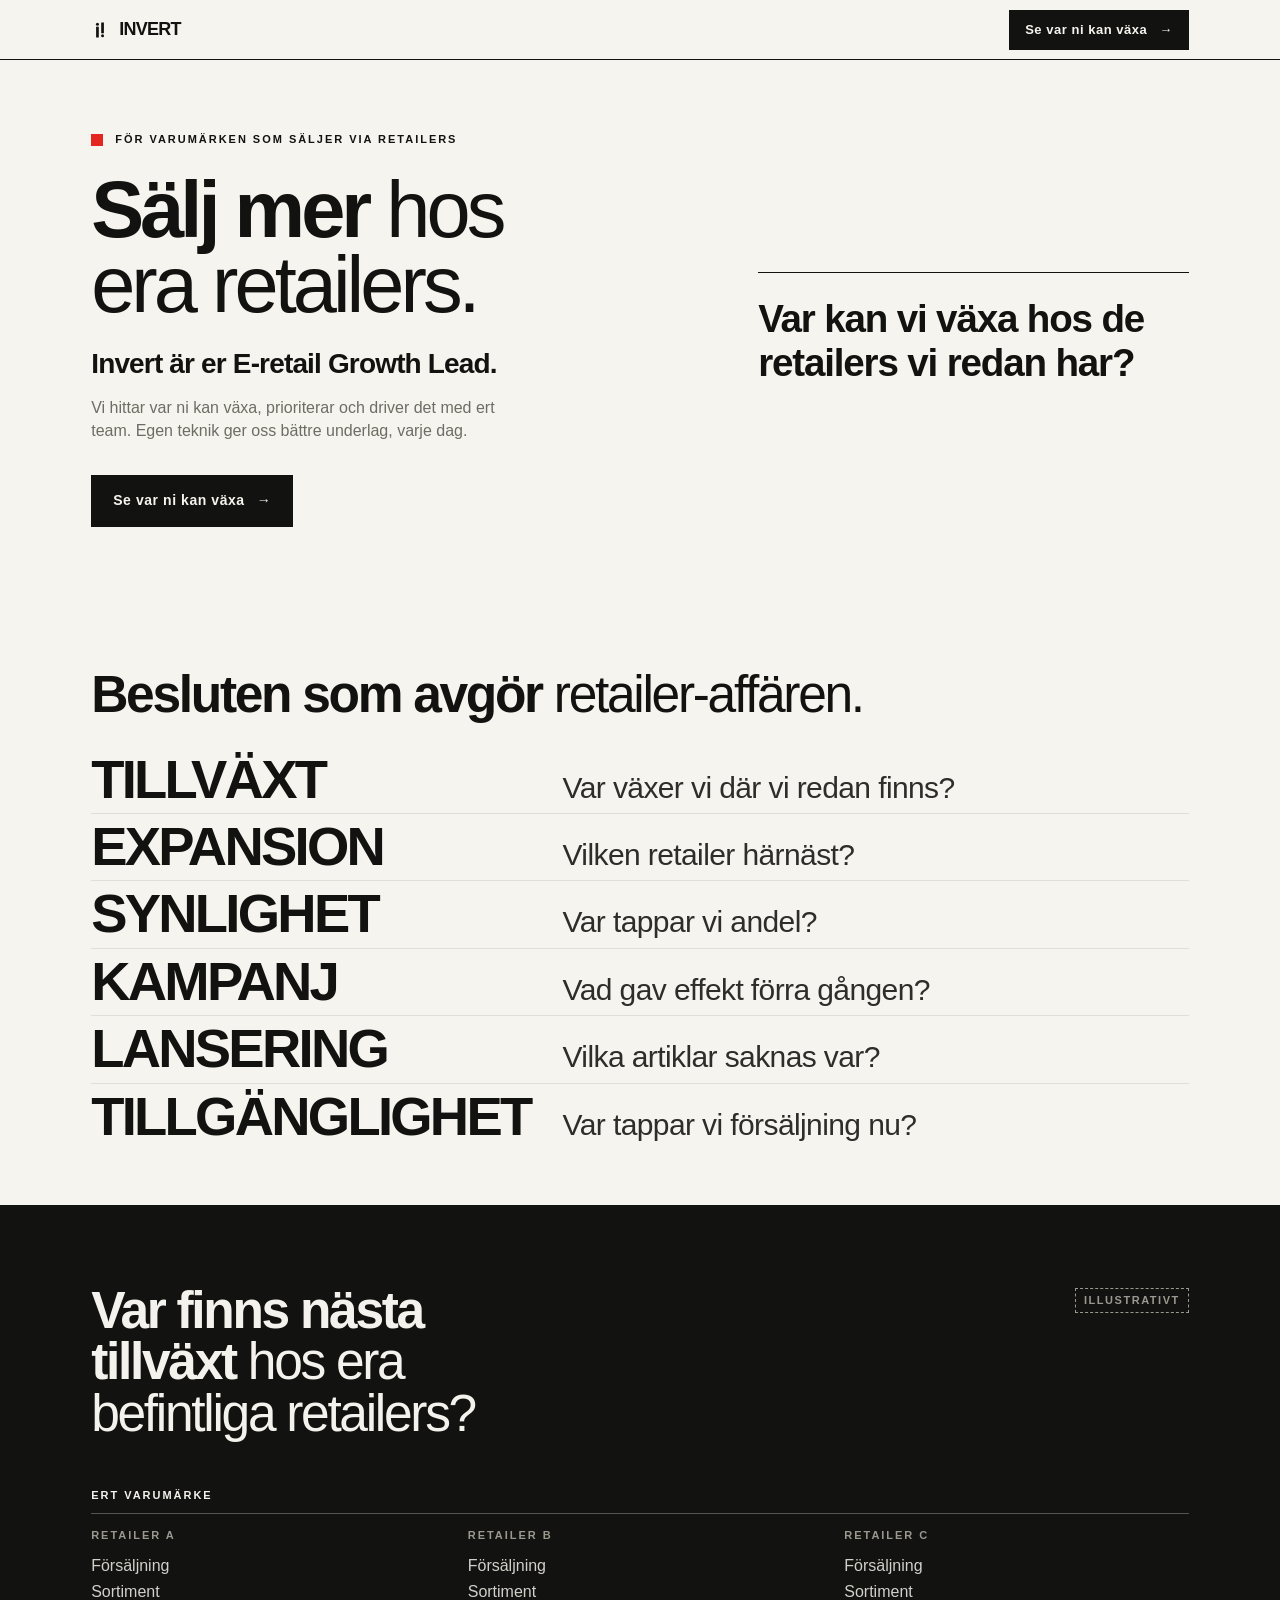
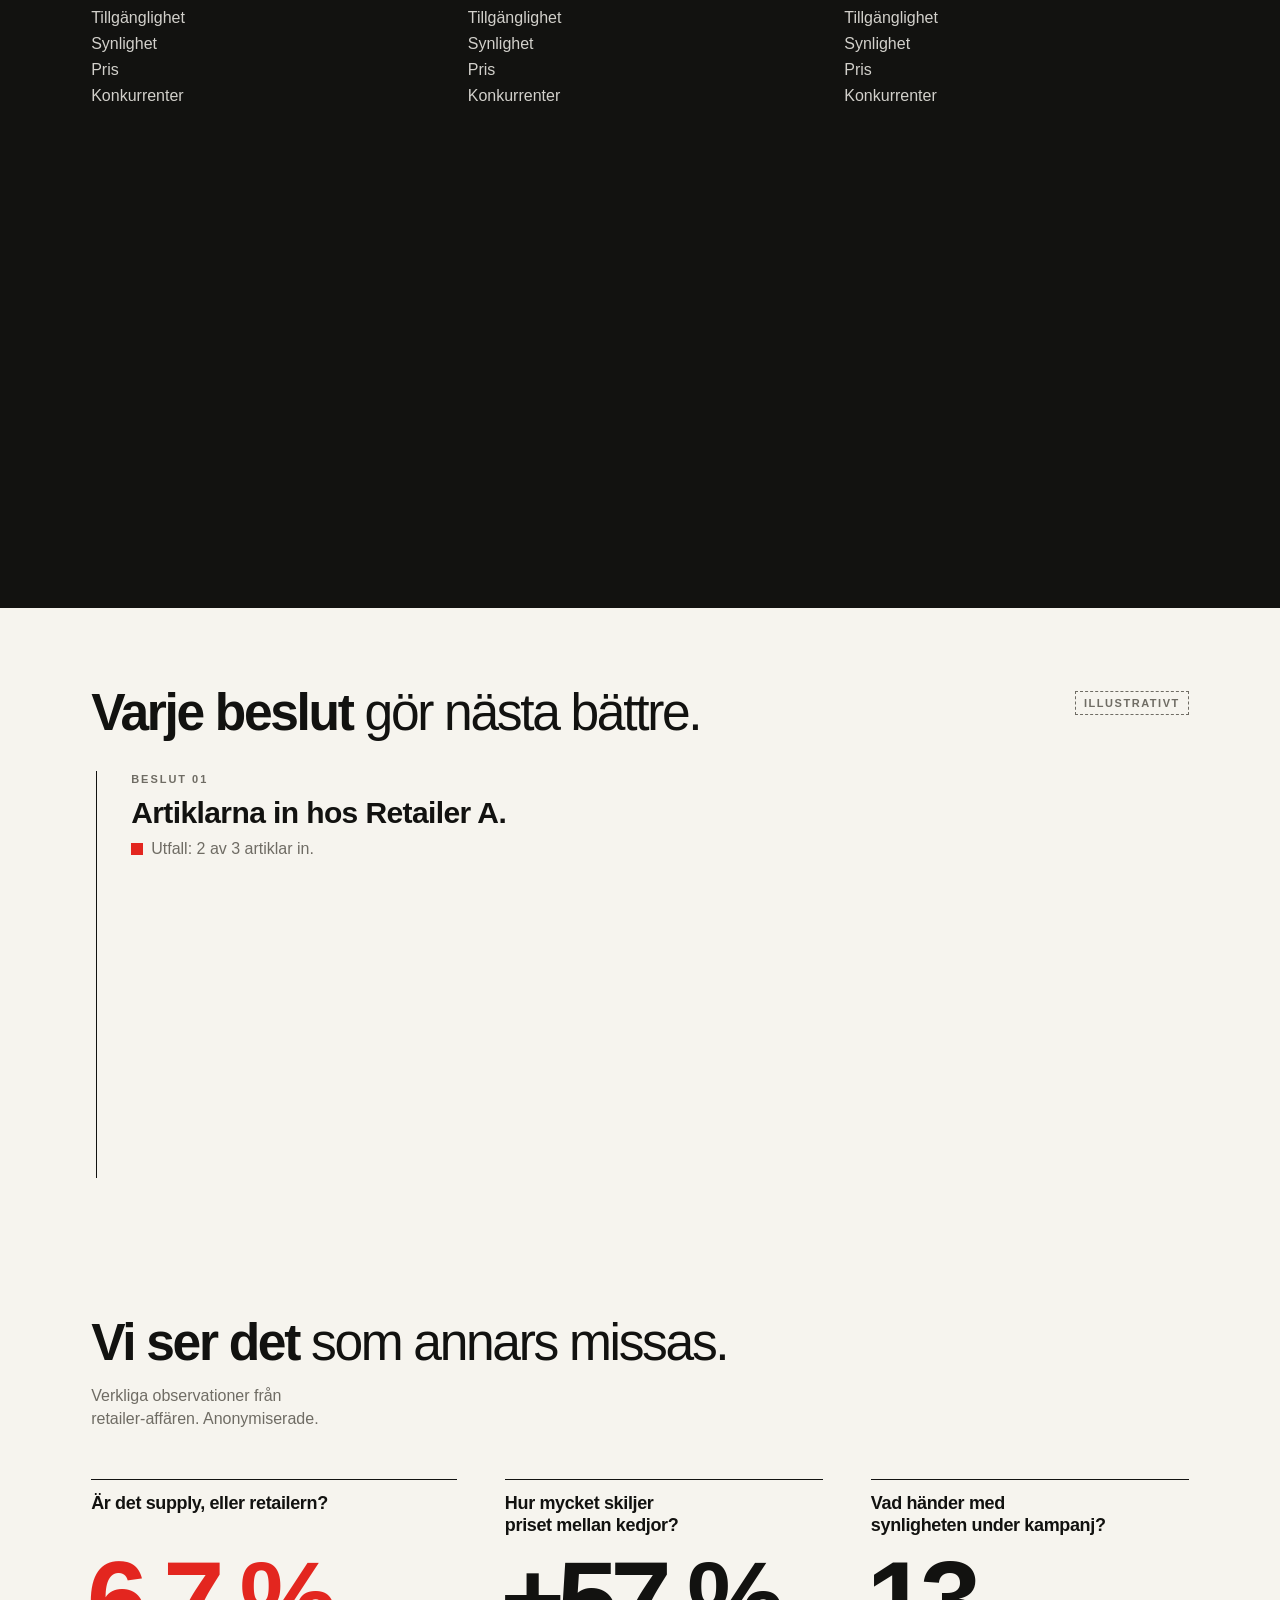
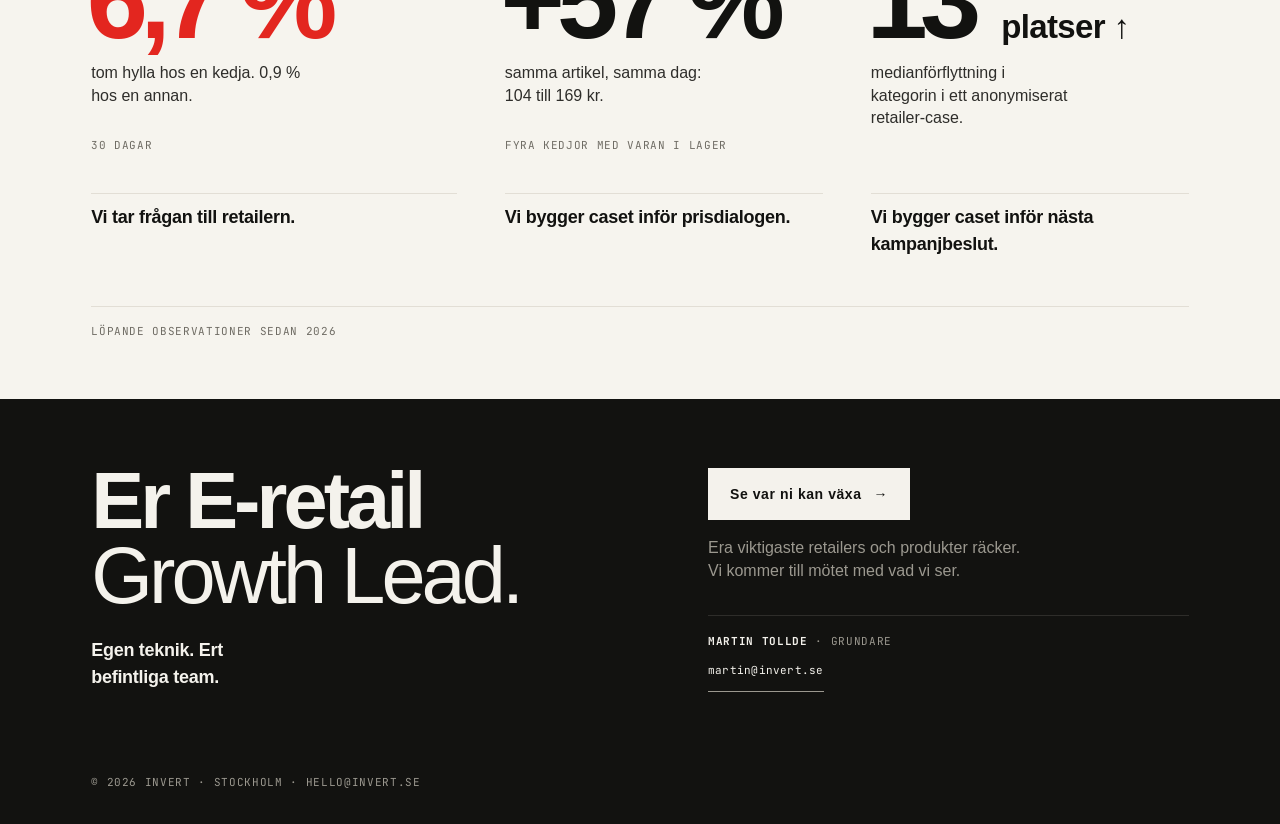
<file: index.html>
<!DOCTYPE html>
<html lang="sv">
<head>
<meta charset="UTF-8">
<meta name="viewport" content="width=device-width, initial-scale=1.0">
<title>Invert · Sälj mer hos era retailers</title>
<meta name="description" content="Invert är er E-retail Growth Lead. Vi hittar var ni kan växa hos era retailers, prioriterar vad som är värt att göra och driver det i mål med ert team.">
<link rel="canonical" href="https://invert.se/">
<meta property="og:title" content="Invert · Sälj mer hos era retailers">
<meta property="og:description" content="Invert är er E-retail Growth Lead. Vi hittar var ni kan växa hos era retailers, prioriterar vad som är värt att göra och driver det i mål med ert team.">
<meta property="og:type" content="website">
<meta property="og:url" content="https://invert.se/">
<meta property="og:locale" content="sv_SE">
<meta property="og:site_name" content="Invert">
<meta property="og:image" content="https://invert.se/og.png">
<meta property="og:image:width" content="1200">
<meta property="og:image:height" content="630">
<meta name="twitter:card" content="summary_large_image">
<meta name="twitter:image" content="https://invert.se/og.png">
<meta name="theme-color" content="#f6f4ee">
<link rel="preconnect" href="https://fonts.googleapis.com">
<link rel="preconnect" href="https://fonts.gstatic.com" crossorigin>
<link href="https://fonts.googleapis.com/css2?family=Inter:wght@400;700;800;900&family=JetBrains+Mono:wght@400&display=swap" rel="stylesheet">
<script type="application/ld+json">
{
  "@context": "https://schema.org",
  "@graph": [
    { "@type": "Organization", "@id": "https://invert.se/#org", "name": "Invert", "url": "https://invert.se/", "email": "hello@invert.se", "foundingDate": "2025",
      "founder": { "@type": "Person", "name": "Martin Tollde" },
      "address": { "@type": "PostalAddress", "addressLocality": "Stockholm", "addressCountry": "SE" },
      "description": "Invert är E-retail Growth Lead för varumärken som säljer via retailers: hittar var de kan växa, prioriterar vad som är värt att göra och driver det i mål med kundens team." },
    { "@type": "Service", "name": "E-retail Growth Lead", "provider": { "@id": "https://invert.se/#org" }, "areaServed": "SE",
      "description": "Löpande kommersiell prioritering, underlag inför KAM- och retailermöten, genomförande tillsammans med kundens team och uppföljning av varje utfall. Egen teknik läser retailers dagligen." }
  ]
}
</script>
<style>
:root{
  --paper:#f6f4ee;--ink:#121210;--body:#2e2d2a;--muted:#6f6c64;--faint:#e2ded5;--line:#cbc6bb;
  --signal:#e3261f;--on-dark:#f4f2ec;--on-dark-muted:#9b988f;--on-dark-line:#2e2d2a;
  --bg:var(--paper);--fg:var(--ink);--fg-3:var(--muted);
  --sans:"Helvetica Neue",Helvetica,Inter,Arial,sans-serif;
  --mono:"JetBrains Mono","SF Mono",Menlo,monospace;
  --t-hero:clamp(2.75rem,1.6rem + 4.2vw,6rem);
  --t-giant:clamp(2rem,1rem + 3vw,4rem);
  --t-h1:clamp(2rem,1.3rem + 2.4vw,3.75rem);
  --t-h2:clamp(1.375rem,1.15rem + 1vw,1.875rem);
  --t-dec:clamp(1.5rem,.9rem + 1.6vw,2.1rem);
  --t-num:clamp(4rem,2.4rem + 5.6vw,8.5rem);
  --t-strong:1.125rem;--t-body:1rem;--t-small:.8125rem;--t-label:.6875rem;
  --s1:8px;--s2:16px;--s3:24px;--s4:32px;--s6:48px;--s8:64px;
  --sy:clamp(64px,4vw + 28px,112px);--gutter:clamp(20px,4vw,72px);--max:1200px;--nav-h:60px;
  --ease:cubic-bezier(.16,1,.3,1);
}
*,*::before,*::after{box-sizing:border-box;margin:0;padding:0}
html{scroll-behavior:smooth;-webkit-text-size-adjust:100%}
body{font-family:var(--sans);font-size:var(--t-body);line-height:1.5;color:var(--fg);background:var(--bg);-webkit-font-smoothing:antialiased;-moz-osx-font-smoothing:grayscale}
a{color:inherit}
ul,ol{list-style:none}
em{font-style:normal;font-weight:400}
h1,h2{font-weight:800;letter-spacing:-.045em;line-height:1;text-wrap:balance}
h1{font-size:var(--t-hero);letter-spacing:-.05em;line-height:.95}
h2{font-size:var(--t-h1)}
p{text-wrap:pretty}
.sr-only{position:absolute;width:1px;height:1px;padding:0;margin:-1px;overflow:hidden;clip:rect(0,0,0,0);white-space:nowrap;border:0}
.skip{position:absolute;left:-9999px;top:8px;background:var(--ink);color:var(--on-dark);padding:10px 14px;z-index:100}
.skip:focus{left:8px}
:focus-visible{outline:2px solid var(--signal);outline-offset:3px}
[id]{scroll-margin-top:calc(var(--nav-h) + 16px)}
.container{max-width:var(--max);margin:0 auto;padding:0 var(--gutter)}
.section{padding:var(--sy) 0}
.kicker,.lbl{font-size:var(--t-label);font-weight:700;letter-spacing:.18em;text-transform:uppercase}
.kicker{color:var(--fg);margin-bottom:var(--s2)}
.lbl{color:var(--fg-3)}
.support{font-size:var(--t-body);line-height:1.45;color:var(--fg-3);max-width:46ch;margin-top:var(--s2)}
.chip{display:inline-block;border:1px dashed var(--fg-3);color:var(--fg-3);font-size:var(--t-label);font-weight:700;letter-spacing:.14em;text-transform:uppercase;padding:3px 8px;white-space:nowrap;margin-top:.35em}
.head{display:flex;justify-content:space-between;align-items:flex-start;gap:var(--s3);flex-wrap:wrap}
.dark{background:var(--ink);color:var(--on-dark);--bg:var(--ink);--fg:var(--on-dark);--fg-3:var(--on-dark-muted)}
.dark .kicker{color:var(--on-dark-muted)}
.btn{display:inline-flex;align-items:center;gap:12px;height:52px;padding:0 22px;background:var(--fg);color:var(--bg);font-weight:700;font-size:.875rem;letter-spacing:.04em;text-decoration:none;white-space:nowrap;transition:background .2s var(--ease),color .2s var(--ease)}
.btn:hover{background:var(--signal);color:#fff}
.btn .ar{font-weight:400;transition:transform .3s var(--ease)}
.btn:hover .ar{transform:translateX(4px)}
.mono{font-family:var(--mono);font-size:var(--t-label);letter-spacing:.06em;text-transform:uppercase}

/* motion primitives */
.rise{opacity:0;transform:translateY(14px);transition:opacity .6s var(--ease),transform .6s var(--ease);transition-delay:calc(var(--i,0) * 70ms)}
.in .rise,.rise.in{opacity:1;transform:none}
.on{opacity:1!important;transform:none!important}

/* nav */
.nav{position:sticky;top:0;z-index:50;height:var(--nav-h);background:var(--paper);border-bottom:1px solid var(--ink)}
.nav .container{height:100%;display:flex;align-items:center;justify-content:space-between;gap:16px}
.logo{display:inline-flex;align-items:center;gap:10px;padding:8px 0;font-weight:800;font-size:1.125rem;letter-spacing:-.04em;text-decoration:none;text-transform:uppercase}
.logo svg{width:18px;height:18px}
.nav .btn{height:40px;padding:0 16px;font-size:.8125rem}
@media (max-width:639px){.nav .btn{display:none}}
.sticky{position:fixed;left:0;right:0;bottom:0;z-index:40;padding:10px var(--gutter) calc(10px + env(safe-area-inset-bottom));background:var(--paper);border-top:1px solid var(--ink);transform:translateY(110%);transition:transform .24s var(--ease)}
.sticky[data-show="true"]{transform:none}
.sticky .btn{width:100%;justify-content:center}
@media (min-width:640px){.sticky{display:none}}

/* 01 hero */
.hero{padding:calc(var(--sy) * .9) 0 var(--sy)}
.hero .container{display:grid;gap:var(--s6) var(--s8)}
@media (min-width:1000px){.hero .container{grid-template-columns:7fr 5fr;align-items:center}}
.hero .kicker{display:flex;align-items:center;gap:12px;margin-bottom:var(--s3)}
.hero .kicker::before{content:"";width:12px;height:12px;background:var(--signal);flex:none}
.hero h1{margin-bottom:var(--s3)}
.hero .sub{font-size:clamp(1.25rem,1rem + 1vw,1.75rem);font-weight:800;letter-spacing:-.03em;line-height:1.2;margin-bottom:var(--s2)}
.hero .support{margin-top:0;margin-bottom:var(--s4)}
.hq{border-top:1px solid var(--ink);padding-top:var(--s3)}
.hq .qs{position:relative;min-height:3.5em;font-size:clamp(1.5rem,1.05rem + 1.7vw,2.6rem);font-weight:800;letter-spacing:-.03em;line-height:1.15}
.hq .qs li{position:absolute;top:0;left:0;right:0;opacity:0;transform:translateY(6px);transition:opacity .55s var(--ease) .25s,transform .55s var(--ease) .25s;text-wrap:balance}
.hq .qs li.is-on{opacity:1;transform:none}
.hq .qs li.is-off{opacity:0;transform:translateY(-6px);transition:opacity .35s var(--ease),transform .35s var(--ease)}
.no-motion .hq .qs{position:static;min-height:0;display:grid;gap:10px}
.no-motion .hq .qs li{position:static;opacity:1;transform:none}

/* 02 decisions: commercial index */
.dec{padding:calc(var(--sy) * .8) 0 calc(var(--sy) * .7)}
.terms{margin-top:var(--s4)}
.terms li{display:grid;gap:2px var(--s4);align-items:baseline;padding:8px 0;border-top:1px solid var(--faint)}
.terms li:first-child{border-top:0;padding-top:0}
@media (min-width:700px){.terms{display:grid;grid-template-columns:max-content minmax(0,1fr);column-gap:var(--s8)}.terms li{grid-column:1 / -1;display:grid;grid-template-columns:subgrid;padding:6px 0}}
.terms b{font-size:var(--t-giant);font-weight:900;letter-spacing:-.05em;line-height:1;text-transform:uppercase;white-space:nowrap}
.terms span{font-size:var(--t-h2);font-weight:400;color:var(--body);letter-spacing:-.02em;line-height:1.2;text-wrap:balance}
@media (max-width:699px){.terms span{font-size:var(--t-strong)}}

/* 03 three retailers: fixed tracks */
.wow{padding:var(--sy) 0 calc(var(--sy) * .9)}
.wow h2{max-width:16ch}
.brand{margin-top:var(--s6);--branch:#57554f}
.brand .lbl{display:block;color:var(--on-dark)}
.brand + .tri{margin-top:var(--s2)}
.tri{display:grid;gap:var(--s6) var(--s4);margin-top:var(--s6)}
@media (min-width:1000px){
  .tri{grid-template-columns:repeat(3,1fr)}
  .brand{position:relative;padding-bottom:10px}
  .brand::after{content:"";position:absolute;left:0;right:0;bottom:0;height:1px;background:var(--branch);transform:scaleX(0);transform-origin:left;transition:transform .6s var(--ease)}
  .wow.in .brand::after{transform:none}
  .brand + .tri{margin-top:0}
  .brand + .tri .rt{border-top-color:transparent}
}
.rt{border-top:1px solid var(--on-dark-line);padding-top:12px;display:grid;grid-template-rows:auto auto auto auto auto;align-content:start}
.rt .lbl{color:var(--on-dark-muted);margin-bottom:10px}
.sig{display:grid;grid-auto-rows:26px;margin-bottom:var(--s3)}
.sig li{display:flex;justify-content:space-between;align-items:center;font-size:var(--t-body);line-height:1;font-variant-numeric:tabular-nums;opacity:0;transform:translateY(6px);transition:opacity .4s var(--ease),transform .4s var(--ease);transition-delay:calc(var(--r,0) * 45ms)}
.sig li i{font-style:normal;font-weight:700;width:1.2em;text-align:right;opacity:0;transition:opacity .25s var(--ease) calc(var(--r,0) * 45ms)}
.sig li i.no{color:var(--signal)}
.rt[data-step="1"] .sig li,.rt[data-step="2"] .sig li,.rt[data-step="3"] .sig li,.rt[data-step="4"] .sig li,.rt[data-step="5"] .sig li{opacity:.85;transform:none}
.rt[data-step="2"] .sig li i,.rt[data-step="3"] .sig li i,.rt[data-step="4"] .sig li i,.rt[data-step="5"] .sig li i{opacity:1}
.rt[data-step="2"] .sig li[data-rel],.rt[data-step="3"] .sig li[data-rel],.rt[data-step="4"] .sig li[data-rel],.rt[data-step="5"] .sig li[data-rel]{opacity:1}
.rt[data-step="3"] .sig li:not([data-rel]),.rt[data-step="4"] .sig li:not([data-rel]),.rt[data-step="5"] .sig li:not([data-rel]){opacity:.22;transition-delay:0ms}
.rt .line{display:block;height:3px;background:var(--signal);margin-bottom:var(--s2);transform:scaleX(0);transform-origin:left;transition:transform .45s var(--ease)}
.rt[data-step="4"] .line,.rt[data-step="5"] .line{transform:scaleX(1)}
.rt .d{font-size:var(--t-dec);font-weight:900;letter-spacing:-.04em;line-height:1;text-transform:uppercase;max-width:15ch;text-wrap:balance;opacity:0;transform:translateY(10px);transition:opacity .5s var(--ease) .12s,transform .5s var(--ease) .12s}
@media (min-width:1000px){.rt .d{min-height:3em}}
.rt[data-step="4"] .d,.rt[data-step="5"] .d{opacity:1;transform:none}
.rt .own{display:flex;align-items:center;gap:10px;margin-top:12px;font-size:var(--t-strong);font-weight:800;letter-spacing:-.01em;line-height:1.2;color:var(--on-dark);opacity:0;transition:opacity .35s var(--ease)}
.rt .own .mk{display:block;width:12px;height:12px;background:var(--signal);flex:none;transform:scale(0);transition:transform .35s var(--ease)}
.rt .own .rl{color:var(--signal);font-weight:400;opacity:0;transform:translateX(-6px);transition:opacity .35s var(--ease) .15s,transform .45s var(--ease) .15s}
.rt[data-step="5"] .own{opacity:1}
.rt[data-step="5"] .own .mk,.rt[data-step="5"] .own .rl{opacity:1;transform:none}
.tri-line{margin-top:var(--s6);font-size:var(--t-h1);font-weight:800;letter-spacing:-.045em;line-height:1;max-width:32ch;text-wrap:balance;opacity:0;transform:translateY(14px);transition:opacity .5s var(--ease),transform .5s var(--ease)}
.wow[data-done] .tri-line{opacity:1;transform:none}
.act{margin-top:var(--s3);padding:var(--s3) var(--s3);background:var(--signal);color:#fff;font-size:var(--t-strong);font-weight:800;letter-spacing:-.01em;opacity:0;transform:translateY(14px);transition:opacity .5s var(--ease) .35s,transform .5s var(--ease) .35s}
.wow[data-done] .act{opacity:1;transform:none}
/* tablet: one row per retailer, comparable columns */
@media (min-width:640px) and (max-width:999px){
  .tri{grid-template-columns:1fr;gap:0;margin-top:var(--s4)}
  .rt{grid-template-columns:96px 1fr 1.25fr;grid-template-rows:auto auto;grid-template-areas:"lbl sig dec" "lbl sig own";column-gap:var(--s4);padding:var(--s3) 0;align-items:start}
  .rt .lbl{grid-area:lbl}.sig{grid-area:sig;margin:0}.rt .line{display:none}
  .rt .d{grid-area:dec;border-left:3px solid var(--signal);padding-left:var(--s2);max-width:none;transform:none;transition:opacity .5s var(--ease) .12s}
  .rt .own{grid-area:own;padding-left:calc(var(--s2) + 3px);margin-top:8px}
}
@media (max-width:639px){.sig{grid-auto-rows:24px}}

/* 04 learning: temporal spine */
.loop{padding:var(--sy) 0}
.loop .body{margin-top:var(--s4)}
@media (min-width:1000px){.loop .body{display:grid;grid-template-columns:1.1fr 1fr;gap:var(--s6) var(--s8);align-items:start}.loop .tl-line{margin-top:6px;font-size:var(--t-h2);letter-spacing:-.025em;line-height:1.25;max-width:20ch}}
.tl{position:relative;padding-left:40px}
.tl::before{content:"";position:absolute;left:5px;top:0;bottom:0;width:1px;background:var(--ink);transform:scaleY(0);transform-origin:top;transition:transform 1s var(--ease)}
.loop.in .tl::before{transform:scaleY(1)}
.ev{position:relative;padding-bottom:40px;opacity:0;transform:translateY(12px);transition:opacity .5s var(--ease),transform .5s var(--ease)}
.ev:last-child{padding-bottom:0}
.ev .node{position:absolute;left:-40px;top:2px;width:12px;height:12px;background:var(--signal);opacity:0;transform:scale(.5);transition:opacity .35s var(--ease),transform .35s var(--ease),background .4s var(--ease)}
.ev .node.ink{background:var(--ink)}
.ev .lbl{display:block;margin-bottom:8px}
.ctx{position:relative;display:flex;gap:16px;align-items:center;height:18px;margin-bottom:10px}
.ctx::before{content:"";position:absolute;left:-39px;top:8px;width:28px;height:1px;background:var(--line)}
.ctx li{display:inline-flex;align-items:center;gap:6px;height:18px;font-size:var(--t-small);font-weight:700;letter-spacing:-.005em;color:var(--ink);opacity:0;transition:opacity .3s var(--ease)}
.ctx .sq{display:block;width:12px;height:12px;background:var(--ink);flex:none}
.ev .d{font-size:var(--t-h2);font-weight:800;letter-spacing:-.02em;line-height:1.2;max-width:28ch}
.ev .out{margin-top:6px;font-size:var(--t-body);color:var(--muted);opacity:0;transform:translateY(6px);transition:opacity .45s var(--ease),transform .45s var(--ease)}
.ev .out .sq{display:inline-block;width:12px;height:12px;margin-right:8px;vertical-align:-1px;background:var(--signal);transition:background .4s var(--ease)}
.ev .out .sq.ink{background:var(--ink)}
.fly{position:absolute;width:12px;height:12px;background:var(--signal);z-index:2;pointer-events:none;transition:transform .6s var(--ease)}
.tl-line{margin-top:var(--s4);font-size:var(--t-strong);font-weight:800;letter-spacing:-.015em;max-width:44ch;opacity:0;transform:translateY(12px);transition:opacity .5s var(--ease),transform .5s var(--ease)}
.tl-line span{font-weight:400;color:var(--muted)}
@media (max-width:639px){.tl{padding-left:32px}.ev .node{left:-32px}.ctx::before{left:-31px;width:20px}}

/* 05 proof: shared row tracks */
#bevis{padding:calc(var(--sy) * .75) 0}
.proofs{display:grid;gap:var(--s6) var(--s6);margin-top:var(--s6)}
@media (min-width:900px){.proofs{grid-template-columns:1.15fr 1fr 1fr;grid-template-rows:auto auto auto auto auto}}
.pf{border-top:1px solid var(--ink);padding-top:12px;display:flex;flex-direction:column}
@media (min-width:900px){
  @supports (grid-template-rows:subgrid){.pf{display:grid;grid-template-rows:subgrid;grid-row:span 5;row-gap:0}.pf .so{grid-row:5}#bevis .pf .so{margin-top:var(--s2)}}
}
.pf .q{font-size:var(--t-strong);font-weight:800;letter-spacing:-.02em;line-height:1.25;text-wrap:balance}
.pf .num{font-size:var(--t-num);font-weight:900;letter-spacing:-.07em;line-height:.85;margin:var(--s2) 0 var(--s2) -.04em;font-variant-numeric:tabular-nums;white-space:nowrap}
.pf .num.red{color:var(--signal)}
.pf .num small{font-size:.3em;font-weight:800;letter-spacing:-.02em;margin-left:.15em;vertical-align:baseline}
.pf .what{font-size:var(--t-body);line-height:1.4;color:var(--body);max-width:24ch}
.pf .meta{margin-top:8px;color:var(--muted)}
.pf .so{border-top:1px solid var(--faint);padding-top:10px;margin-top:var(--s2);font-size:var(--t-strong);font-weight:800;letter-spacing:-.015em}
.pf:not(:has(.meta)) .so{margin-top:auto}
.strip{margin-top:var(--s6);padding-top:var(--s2);border-top:1px solid var(--faint);display:flex;flex-wrap:wrap;gap:6px var(--s3);color:var(--muted)}

/* 06 buy */
.buy{padding:calc(var(--sy) * .8) 0 calc(var(--sy) * .6)}
.buy .container{display:grid;gap:var(--s6) 64px}
@media (min-width:900px){.buy .container{grid-template-columns:1.15fr 1fr;align-items:start}.buy .cta{padding-top:.35em}}
.buy h2{font-size:var(--t-hero);letter-spacing:-.05em;line-height:.95}
.buy .one{margin-top:var(--s3);font-size:var(--t-strong);font-weight:800;letter-spacing:-.015em;max-width:26ch}
.buy .btn{background:var(--on-dark);color:var(--ink)}
.buy .btn:hover{background:var(--signal);color:#fff}
.buy .cta .support{margin-top:var(--s2);max-width:36ch}
.person{margin-top:var(--s4);padding-top:var(--s2);border-top:1px solid var(--on-dark-line);color:var(--on-dark-muted);line-height:1.8}
.person b{color:var(--on-dark);font-weight:700}
.person a{display:inline-block;padding:10px 0;text-decoration:none;color:var(--on-dark);border-bottom:1px solid var(--on-dark-muted);text-transform:none;letter-spacing:.02em}
.person a:hover{color:var(--signal)}
.footer{padding:var(--s3) 0 calc(var(--s3) + 64px);color:var(--on-dark-muted)}
@media (min-width:640px){.footer{padding-bottom:var(--s3)}}
.footer a{text-decoration:none;display:inline-block;padding:10px 0}
.footer a:hover{color:var(--on-dark)}

@media (prefers-reduced-motion:reduce){
  html{scroll-behavior:auto}
  *,*::before,*::after{animation:none!important;transition:none!important}
  .rise{opacity:1;transform:none}
  .sig li,.sig li i,.rt .d,.rt .own,.tri-line,.act,.ev,.ev .out,.ctx li,.tl-line{opacity:1!important;transform:none!important}
  .sig li:not([data-rel]){opacity:.22!important}
  .rt .line{transform:scaleX(1)!important}
  .rt .own .mk,.rt .own .rl,.brand::after{opacity:1!important;transform:none!important}
  .ev .node{opacity:1;transform:none}
  .loop .tl::before{transform:scaleY(1)}
}
</style>
</head>
<body>
<a class="skip" href="#main">Hoppa till innehåll</a>
<header class="nav">
  <div class="container">
    <a class="logo" href="#top" aria-label="Invert, till början"><svg viewBox="60 40 80 120" aria-hidden="true"><g fill="currentColor"><rect x="74" y="78" width="18" height="72"/><circle cx="83" cy="62" r="10"/><rect x="108" y="50" width="18" height="72"/><circle cx="117" cy="138" r="10"/></g></svg>Invert</a>
    <a class="btn" href="#start">Se var ni kan växa <span class="ar">→</span></a>
  </div>
</header>

<main id="main" tabindex="-1">

<!-- 01 HERO -->
<section class="hero" id="top" aria-labelledby="h1">
  <div class="container">
    <div>
      <p class="kicker rise" style="--i:0">För varumärken som säljer via retailers</p>
      <h1 id="h1" class="rise" style="--i:1">Sälj mer <em>hos era retailers.</em></h1>
      <p class="sub rise" style="--i:2">Invert är er E-retail Growth Lead.</p>
      <p class="support rise" style="--i:3">Vi hittar var ni kan växa, prioriterar och driver det med ert team. Egen teknik ger oss bättre underlag, varje dag.</p>
      <a class="btn rise" style="--i:4" href="#start">Se var ni kan växa <span class="ar">→</span></a>
    </div>
    <div class="hq rise" style="--i:5">
      <h2 class="sr-only">Frågor vi hjälper er med</h2>
      <ul class="qs" id="hqs">
        <li class="is-on">Var kan vi växa hos de retailers vi redan har?</li>
        <li>Vilka artiklar borde vi få in?</li>
        <li>Var ska nästa kampanj ligga?</li>
        <li>Gav kampanjen effekt?</li>
        <li>Vad ska KAM driva i nästa möte?</li>
      </ul>
    </div>
  </div>
</section>

<!-- 02 BESLUTEN -->
<section class="section dec" id="besluten" aria-labelledby="h-map" data-reveal>
  <div class="container">
    <h2 id="h-map" class="rise" style="--i:0">Besluten som avgör <em>retailer-affären.</em></h2>
    <ol class="terms">
      <li class="rise" style="--i:1"><b>Tillväxt</b><span>Var växer vi där vi redan finns?</span></li>
      <li class="rise" style="--i:2"><b>Expansion</b><span>Vilken retailer härnäst?</span></li>
      <li class="rise" style="--i:3"><b>Synlighet</b><span>Var tappar vi andel?</span></li>
      <li class="rise" style="--i:4"><b>Kampanj</b><span>Vad gav effekt förra gången?</span></li>
      <li class="rise" style="--i:5"><b>Lansering</b><span>Vilka artiklar saknas var?</span></li>
      <li class="rise" style="--i:6"><b>Tillgänglighet</b><span>Var tappar vi försäljning nu?</span></li>
    </ol>
  </div>
</section>

<!-- 03 TRE RETAILERS (primary wow) -->
<section class="section dark wow" id="nasta-drag" aria-labelledby="h-wow" data-reveal>
  <div class="container">
    <div class="head">
      <h2 id="h-wow" class="rise" style="--i:0">Var finns nästa tillväxt <em>hos era befintliga retailers?</em></h2>
      <span class="chip rise" style="--i:1">Illustrativt</span>
    </div>
    <div class="brand rise" style="--i:2" aria-hidden="true"><span class="lbl">Ert varumärke</span></div>
    <ol class="tri" id="tri" aria-label="Tre retailers, tre beslut">
      <li class="rt rise" style="--i:2" data-step="0">
        <span class="lbl">Retailer A</span>
        <ul class="sig" aria-label="Läge">
          <li style="--r:0" aria-hidden="true">Försäljning<i>↑</i></li>
          <li style="--r:1" data-rel>Sortiment<i class="no">✗</i></li>
          <li style="--r:2" aria-hidden="true">Tillgänglighet<i>✓</i></li>
          <li style="--r:3" data-rel>Synlighet<i>↑</i></li>
          <li style="--r:4" aria-hidden="true">Pris<i>→</i></li>
          <li style="--r:5" aria-hidden="true">Konkurrenter<i>→</i></li>
        </ul>
        <span class="line" aria-hidden="true"></span>
        <p class="d">Få in artiklarna som saknas.</p>
        <span class="own"><i class="mk" aria-hidden="true"></i>Invert<span class="rl">→</span>KAM</span>
      </li>
      <li class="rt rise" style="--i:3" data-step="0">
        <span class="lbl">Retailer B</span>
        <ul class="sig" aria-label="Läge">
          <li style="--r:0" data-rel>Försäljning<i>↓</i></li>
          <li style="--r:1" aria-hidden="true">Sortiment<i>✓</i></li>
          <li style="--r:2" data-rel>Tillgänglighet<i class="no">✗</i></li>
          <li style="--r:3" aria-hidden="true">Synlighet<i>→</i></li>
          <li style="--r:4" aria-hidden="true">Pris<i>→</i></li>
          <li style="--r:5" aria-hidden="true">Konkurrenter<i>→</i></li>
        </ul>
        <span class="line" aria-hidden="true"></span>
        <p class="d">Säkra hyllan innan nästa kampanj.</p>
        <span class="own"><i class="mk" aria-hidden="true"></i>Invert<span class="rl">→</span>Supply + KAM</span>
      </li>
      <li class="rt rise" style="--i:4" data-step="0">
        <span class="lbl">Retailer C</span>
        <ul class="sig" aria-label="Läge">
          <li style="--r:0" aria-hidden="true">Försäljning<i>↑</i></li>
          <li style="--r:1" aria-hidden="true">Sortiment<i>✓</i></li>
          <li style="--r:2" aria-hidden="true">Tillgänglighet<i>✓</i></li>
          <li style="--r:3" data-rel>Synlighet<i>↑</i></li>
          <li style="--r:4" data-rel>Pris<i>✓</i></li>
          <li style="--r:5" data-rel>Konkurrenter<i>↓</i></li>
        </ul>
        <span class="line" aria-hidden="true"></span>
        <p class="d">Ta mer plats i kategorin.</p>
        <span class="own"><i class="mk" aria-hidden="true"></i>Invert<span class="rl">→</span>Media + KAM</span>
      </li>
    </ol>
    <p class="tri-line">Samma varumärke. Tre&nbsp;retailers. <em>Tre olika beslut.</em></p>
    <p class="act">Vi driver nästa steg med rätt personer i ert team.</p>
  </div>
</section>

<!-- 04 LOOPEN -->
<section class="section loop" id="loopen" aria-labelledby="h-loop" data-reveal>
  <div class="container">
    <div class="head">
      <h2 id="h-loop" class="rise" style="--i:0">Varje beslut <em>gör nästa bättre.</em></h2>
      <span class="chip rise" style="--i:1">Illustrativt</span>
    </div>
    <div class="body">
    <ol class="tl" id="tl" aria-label="Tre beslut i följd">
      <li class="ev" id="ev1">
        <i class="node" aria-hidden="true"></i>
        <span class="lbl">Beslut 01</span>
        <p class="d">Artiklarna in hos Retailer A.</p>
        <p class="out"><i class="sq" aria-hidden="true"></i>Utfall: 2 av 3 artiklar in.</p>
      </li>
      <li class="ev" id="ev2">
        <i class="node" aria-hidden="true"></i>
        <span class="lbl">Beslut 02</span>
        <ul class="ctx" aria-label="Med lärdomar från"><li><i class="sq" aria-hidden="true"></i>2 av 3 in</li></ul>
        <p class="d">Kampanjen hos Retailer B.</p>
        <p class="out"><i class="sq" aria-hidden="true"></i>Utfall: hyllan höll kampanjen.</p>
      </li>
      <li class="ev" id="ev3">
        <i class="node" aria-hidden="true"></i>
        <span class="lbl">Beslut 03</span>
        <ul class="ctx" aria-label="Med lärdomar från"><li><i class="sq" aria-hidden="true"></i>2 av 3 in</li><li><i class="sq" aria-hidden="true"></i>Hyllan höll</li></ul>
        <p class="d">Förhandlingen med Retailer C.</p>
        <p class="out"><i class="sq" aria-hidden="true"></i>Utfall: mäts.</p>
      </li>
    </ol>
    <p class="tl-line" id="tlline">Vi sparar vad ni gjorde och vad som hände. <span>Nästa beslut börjar där det förra slutade.</span></p>
    </div>
  </div>
</section>

<!-- 05 BEVIS -->
<section class="section" id="bevis" aria-labelledby="h-proof" data-reveal>
  <div class="container">
    <h2 id="h-proof" class="rise" style="--i:0">Vi ser det <em>som annars missas.</em></h2>
    <p class="support rise" style="--i:1">Verkliga observationer från retailer‑affären. Anonymiserade.</p>
    <div class="proofs">
      <article class="pf rise" style="--i:2">
        <p class="q">Är det supply, eller retailern?</p>
        <p class="num red"><span data-count="6.9" data-dec="1" data-suffix=" %">6,9 %</span></p>
        <p class="what">tom hylla hos en kedja. 0,9 % hos en annan.</p>
        <p class="meta mono">30 dagar</p>
        <p class="so">Vi tar frågan till retailern.</p>
      </article>
      <article class="pf rise" style="--i:3">
        <p class="q">Hur mycket skiljer priset mellan kedjor?</p>
        <p class="num"><span data-count="62" data-dec="0" data-prefix="+" data-suffix=" %">+62 %</span></p>
        <p class="what">samma artikel, samma dag: 104 till 169 kr.</p>
        <p class="meta mono">Fyra kedjor med varan i lager</p>
        <p class="so">Vi bygger caset inför prisdialogen.</p>
      </article>
      <article class="pf rise" style="--i:4">
        <p class="q">Vad händer med synligheten under kampanj?</p>
        <p class="num"><span data-count="16" data-dec="0">16</span> <small>platser ↑</small></p>
        <p class="what">medianförflyttning i kategorin i ett anonymiserat retailer-case.</p>
        <p class="so">Vi bygger caset inför nästa kampanjbeslut.</p>
      </article>
    </div>
    <p class="strip mono rise" style="--i:5"><span>Löpande observationer sedan 2026</span></p>
  </div>
</section>

<!-- 06 BÖRJA -->
<section class="section dark buy" id="start" aria-labelledby="h-buy">
  <div class="container">
    <div>
      <h2 id="h-buy">Er E-retail <em>Growth Lead.</em></h2>
      <p class="one">Egen teknik. Ert befintliga team.</p>
    </div>
    <div class="cta">
      <a class="btn" href="mailto:hello@invert.se?subject=Se%20var%20vi%20kan%20v%C3%A4xa%20hos%20v%C3%A5ra%20retailers&body=Hej%2C%0A%0AVarum%C3%A4rke%3A%20%0AViktigaste%20retailers%3A%20%0AProdukter%20(valfritt)%3A%20%0A%0A">Se var ni kan växa <span class="ar">→</span></a>
      <p class="support">Era viktigaste retailers och produkter räcker. Vi kommer till mötet med vad vi ser.</p>
      <p class="person mono"><b>Martin Tollde</b> · Grundare<br><a href="mailto:martin@invert.se">martin@invert.se</a></p>
    </div>
  </div>
</section>
</main>

<footer class="footer dark mono">
  <div class="container">© 2026 Invert · Stockholm · <a href="mailto:hello@invert.se">hello@invert.se</a></div>
</footer>

<div class="sticky" id="sticky" data-show="false" aria-hidden="true"><a class="btn" href="mailto:hello@invert.se?subject=Se%20var%20vi%20kan%20v%C3%A4xa%20hos%20v%C3%A5ra%20retailers&body=Hej%2C%0A%0AVarum%C3%A4rke%3A%20%0AViktigaste%20retailers%3A%20%0AProdukter%20(valfritt)%3A%20%0A%0A" tabindex="-1">Se var ni kan växa <span class="ar">→</span></a></div>

<script>
(function(){
  var d=document, reduced=window.matchMedia('(prefers-reduced-motion: reduce)').matches, hasIO='IntersectionObserver' in window, still=reduced||!hasIO;
  var hero=d.getElementById('top'), qs=d.getElementById('hqs');

  /* hero question track: measured height, no layout shift */
  function sizeQs(){ var m=0; qs.querySelectorAll('li').forEach(function(li){ m=Math.max(m,li.offsetHeight); }); if(m) qs.style.minHeight=m+'px'; }
  if(!still){
    if(d.fonts&&d.fonts.ready) d.fonts.ready.then(sizeQs); sizeQs();
    var rt; window.addEventListener('resize',function(){ clearTimeout(rt); rt=setTimeout(sizeQs,150); });
  }

  /* MOMENT 1: hero questions, one calm cycle */
  if(still){ d.documentElement.classList.add('no-motion'); hero.classList.add('in'); }
  else{
    requestAnimationFrame(function(){ hero.classList.add('in'); });
    var items=qs.querySelectorAll('li'), cur=0, n=0;
    var t=setInterval(function(){
      n++;
      items[cur].classList.remove('is-on'); items[cur].classList.add('is-off');
      (function(p){ setTimeout(function(){ p.classList.remove('is-off'); },400); })(items[cur]);
      cur=(cur+1)%items.length; items[cur].classList.add('is-on');
      if(n>=items.length) clearInterval(t);
    },3600);
  }

  /* MOMENT 2: three retailers. One chain per column; the section resolves when the last column is done */
  var wow=d.getElementById('nasta-drag'), rts=d.querySelectorAll('#tri .rt'), doneCount=0;
  function runRt(rt,offset){
    var acc=offset||0; [400,1000,900,800,800].forEach(function(ms,i){ acc+=ms; setTimeout(function(){ rt.setAttribute('data-step',i+1); },acc); });
    setTimeout(function(){ if(++doneCount>=rts.length) wow.setAttribute('data-done',''); },acc+300);
  }
  function wowFinal(){ rts.forEach(function(rt){ rt.setAttribute('data-step','5'); }); wow.setAttribute('data-done',''); }

  /* MOMENT 3: learning travels into the next decision */
  var loop=d.getElementById('loopen'), tl=d.getElementById('tl');
  function on(sel,root){ (root||d).querySelectorAll(sel).forEach(function(e){ e.classList.add('on'); }); }
  function fly(fromNode,toItem,cb){
    var sq=toItem.querySelector('.sq'), R=tl.getBoundingClientRect(), a=fromNode.getBoundingClientRect(), b=sq.getBoundingClientRect();
    var f=d.createElement('i'); f.className='fly'; f.setAttribute('aria-hidden','true');
    f.style.left=(a.left-R.left)+'px'; f.style.top=(a.top-R.top)+'px'; tl.appendChild(f);
    void f.offsetWidth; f.style.transform='translate('+(b.left-a.left)+'px,'+(b.top-a.top)+'px)';
    setTimeout(function(){ f.remove(); toItem.classList.add('on'); if(cb) cb(); },620);
  }
  function runLoop(){
    var ev=[1,2,3].map(function(i){ return d.getElementById('ev'+i); });
    var node=ev.map(function(e){ return e.querySelector('.node'); }), sq=ev.map(function(e){ return e.querySelector('.out .sq'); });
    var acc=0; function at(ms,fn){ acc+=ms; setTimeout(fn,acc); }
    at(300,function(){ ev[0].classList.add('on'); });
    at(700,function(){ on('.out',ev[0]); });
    at(600,function(){ node[0].classList.add('on'); });
    at(700,function(){ ev[1].classList.add('on'); });
    at(350,function(){ fly(sq[0],ev[1].querySelector('.ctx li'),function(){ node[0].classList.add('ink'); sq[0].classList.add('ink'); }); });
    at(700,function(){ on('.out',ev[1]); });
    at(500,function(){ node[1].classList.add('on'); });
    at(700,function(){ ev[2].classList.add('on'); });
    at(350,function(){ var c=ev[2].querySelectorAll('.ctx li'); fly(sq[0],c[0]); setTimeout(function(){ fly(sq[1],c[1],function(){ node[1].classList.add('ink'); sq[1].classList.add('ink'); }); },120); });
    at(700,function(){ on('.out',ev[2]); });
    at(500,function(){ node[2].classList.add('on'); d.getElementById('tlline').classList.add('on'); });
  }
  function loopFinal(){ on('.ev,.out,.node,.ctx li,.tl-line',loop); loop.querySelectorAll('.node,.out .sq').forEach(function(nd){ if(!nd.closest('#ev3')) nd.classList.add('ink'); }); }

  /* MOMENT 4: proof numbers */
  function countUp(el){
    var to=parseFloat(el.getAttribute('data-count')), dec=+el.getAttribute('data-dec'), pre=el.getAttribute('data-prefix')||'', suf=el.getAttribute('data-suffix')||'', html=el.innerHTML, t0=null, D=900;
    function f(ts){ if(!t0) t0=ts; var p=Math.min(1,(ts-t0)/D); p=1-Math.pow(1-p,3); el.textContent=pre+(to*p).toFixed(dec).replace('.',',')+suf; if(p<1) requestAnimationFrame(f); else el.innerHTML=html; }
    requestAnimationFrame(f);
  }

  var secs=d.querySelectorAll('[data-reveal]');
  if(still){ secs.forEach(function(s){ s.classList.add('in'); }); wowFinal(); loopFinal(); }
  else{
    var io=new IntersectionObserver(function(es){ es.forEach(function(e){ if(!e.isIntersecting) return; var s=e.target; s.classList.add('in'); io.unobserve(s);
      if(s===loop) runLoop();
      if(s.id==='bevis') s.querySelectorAll('[data-count]').forEach(function(x,i){ setTimeout(function(){ countUp(x); },300+i*120); });
    }); },{threshold:.3,rootMargin:'0px 0px -8% 0px'});
    secs.forEach(function(s){ io.observe(s); });
    var started=0, io2=new IntersectionObserver(function(es){ es.forEach(function(e){ if(!e.isIntersecting) return; io2.unobserve(e.target); runRt(e.target,started*130); started++; }); },{threshold:.4});
    rts.forEach(function(rt){ io2.observe(rt); });
  }

  /* Sticky CTA (mobile) */
  var st=d.getElementById('sticky'), start=d.getElementById('start');
  if(st&&hasIO){
    var hv=true,pv=false;
    function upd(){ var show=!hv&&!pv; st.setAttribute('data-show',String(show)); st.setAttribute('aria-hidden',String(!show)); st.querySelector('a').tabIndex=show?0:-1; }
    new IntersectionObserver(function(e){hv=e[0].isIntersecting;upd();},{threshold:.1}).observe(hero);
    new IntersectionObserver(function(e){pv=e[0].isIntersecting;upd();},{threshold:.05}).observe(start);
  }
})();
</script>
</body>
</html>
</file>
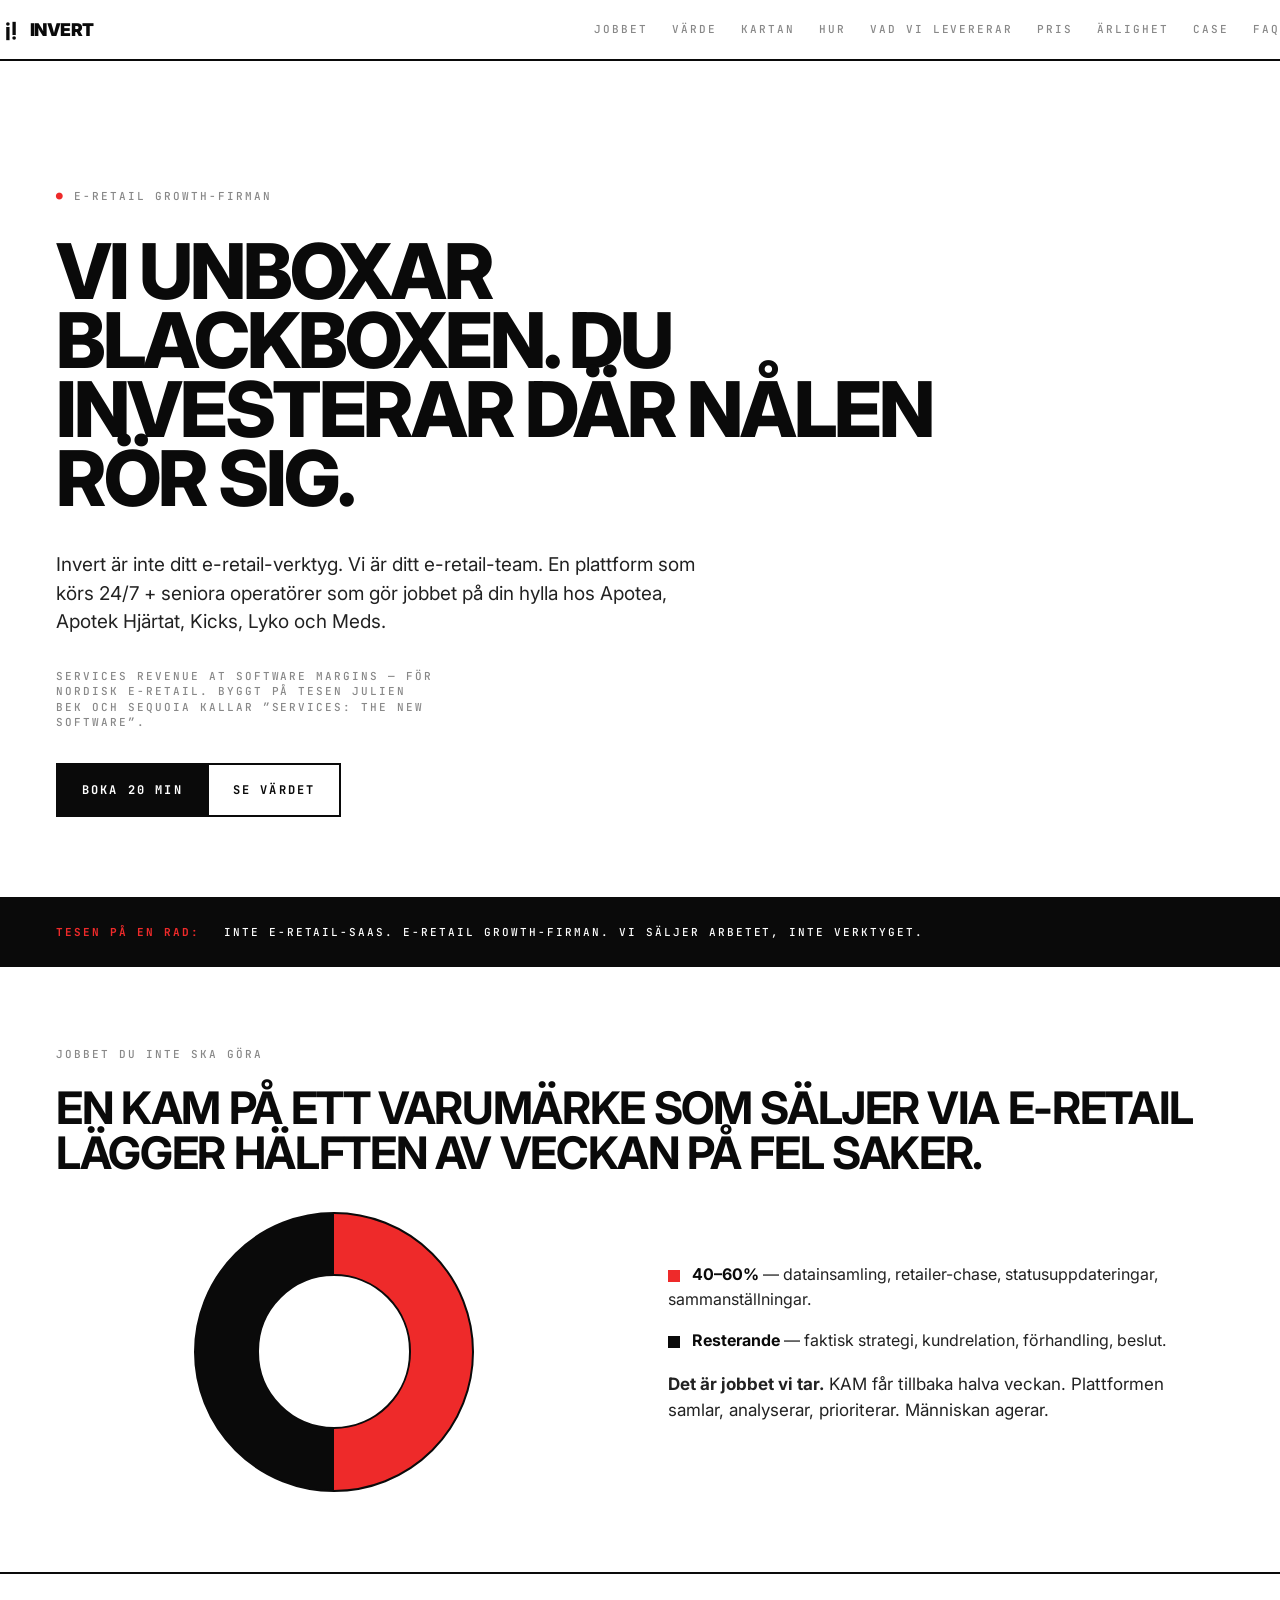
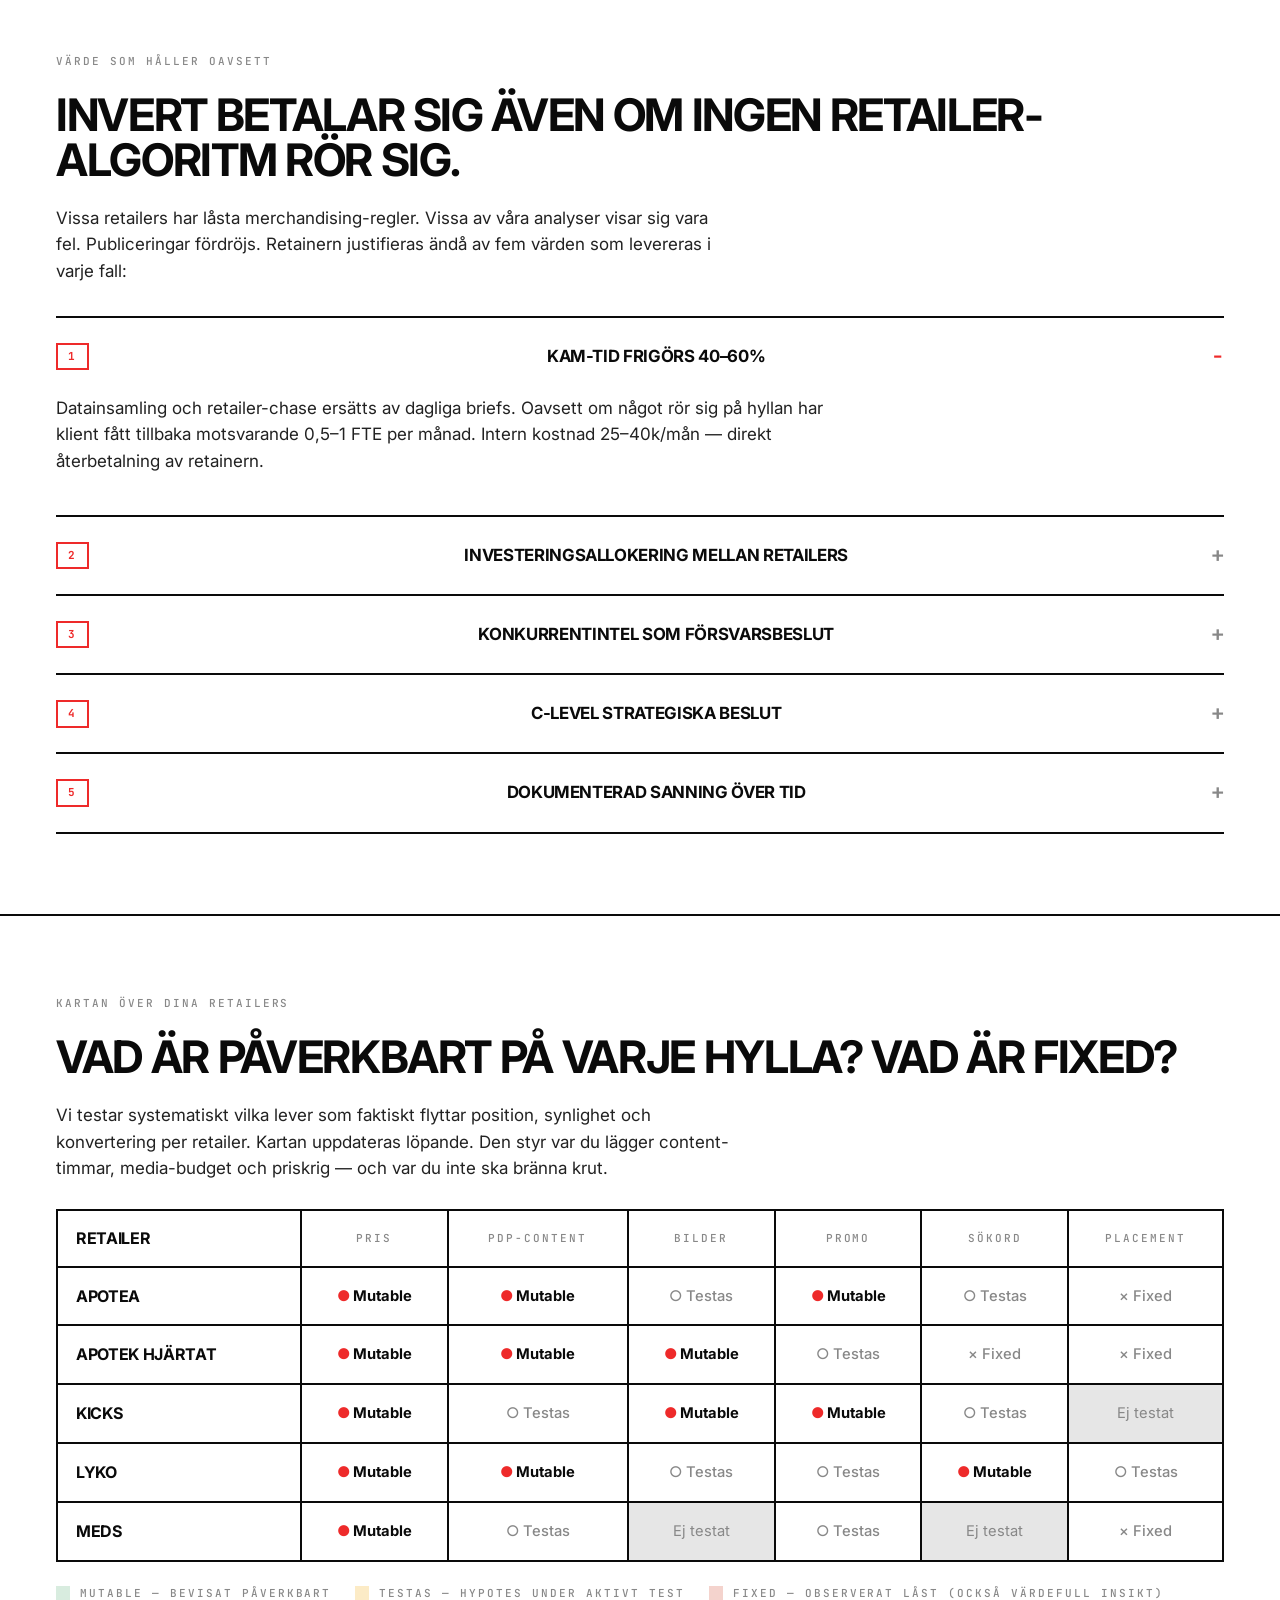
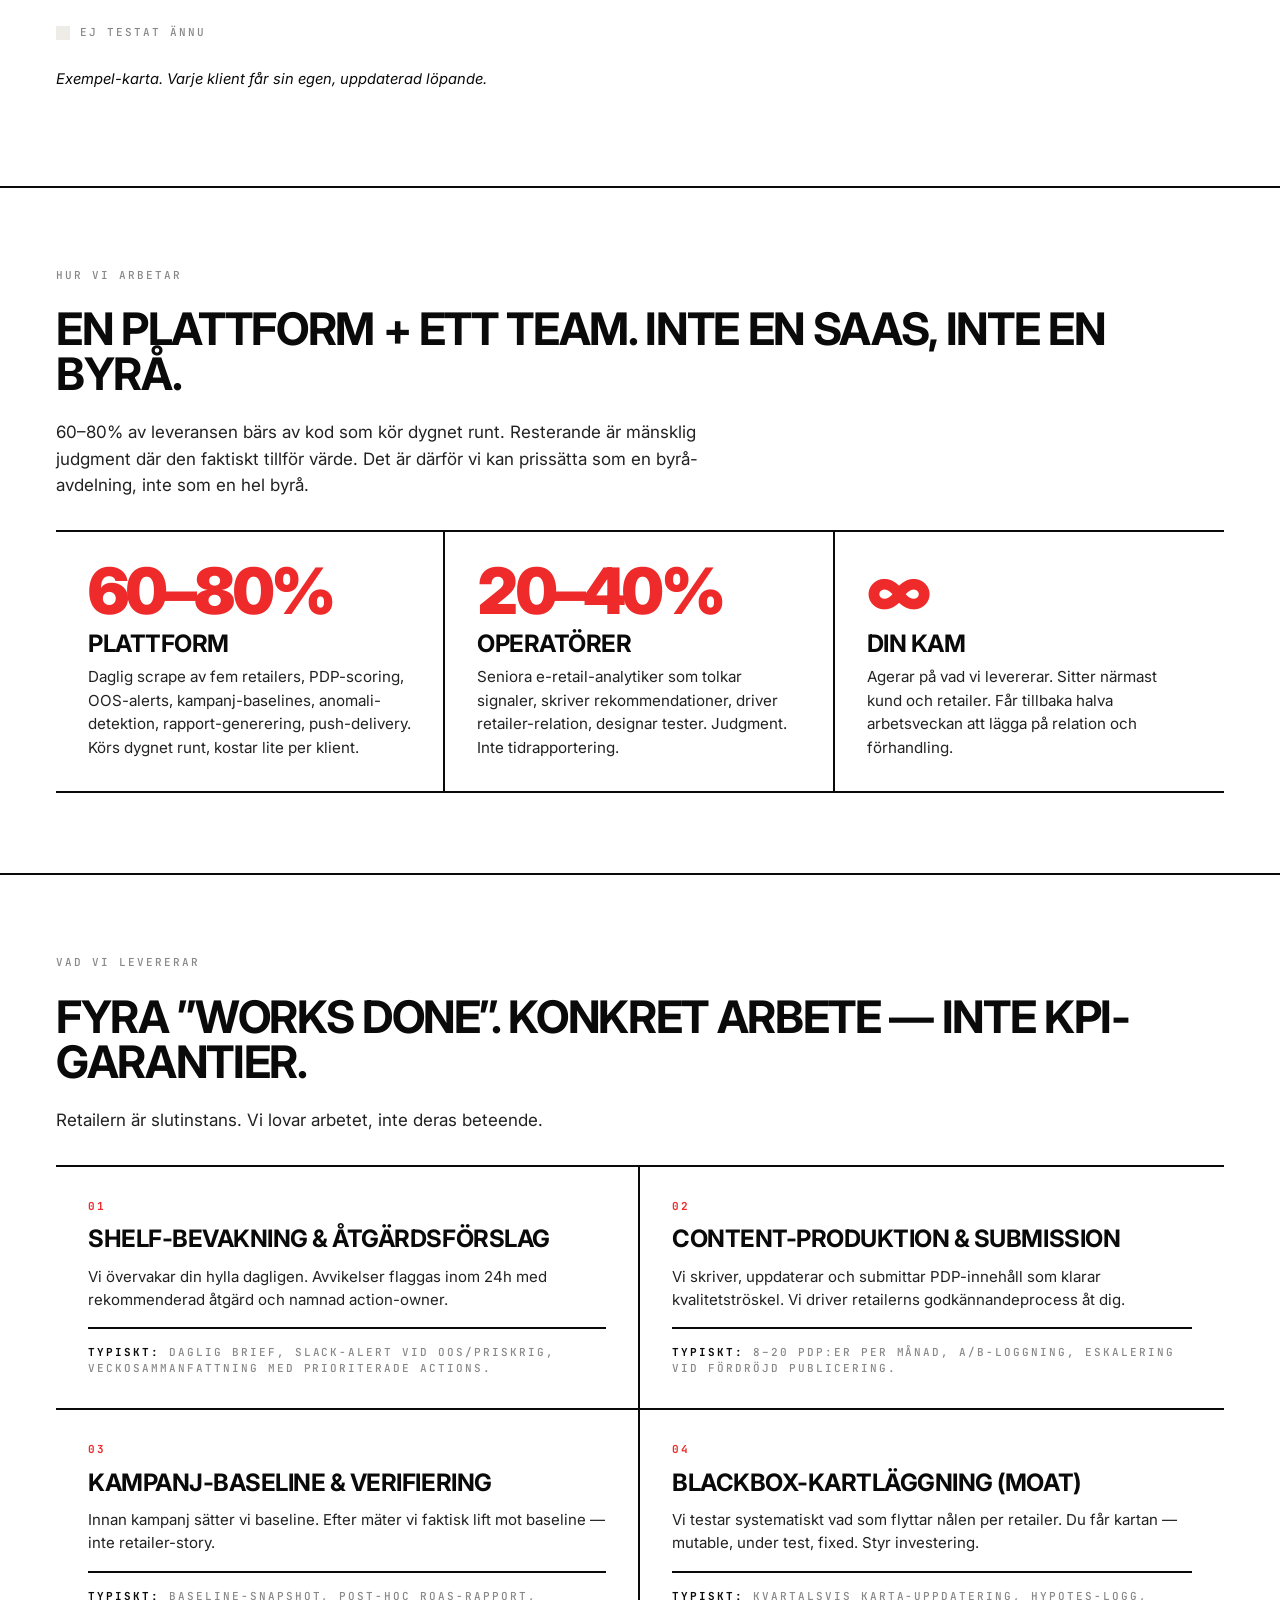
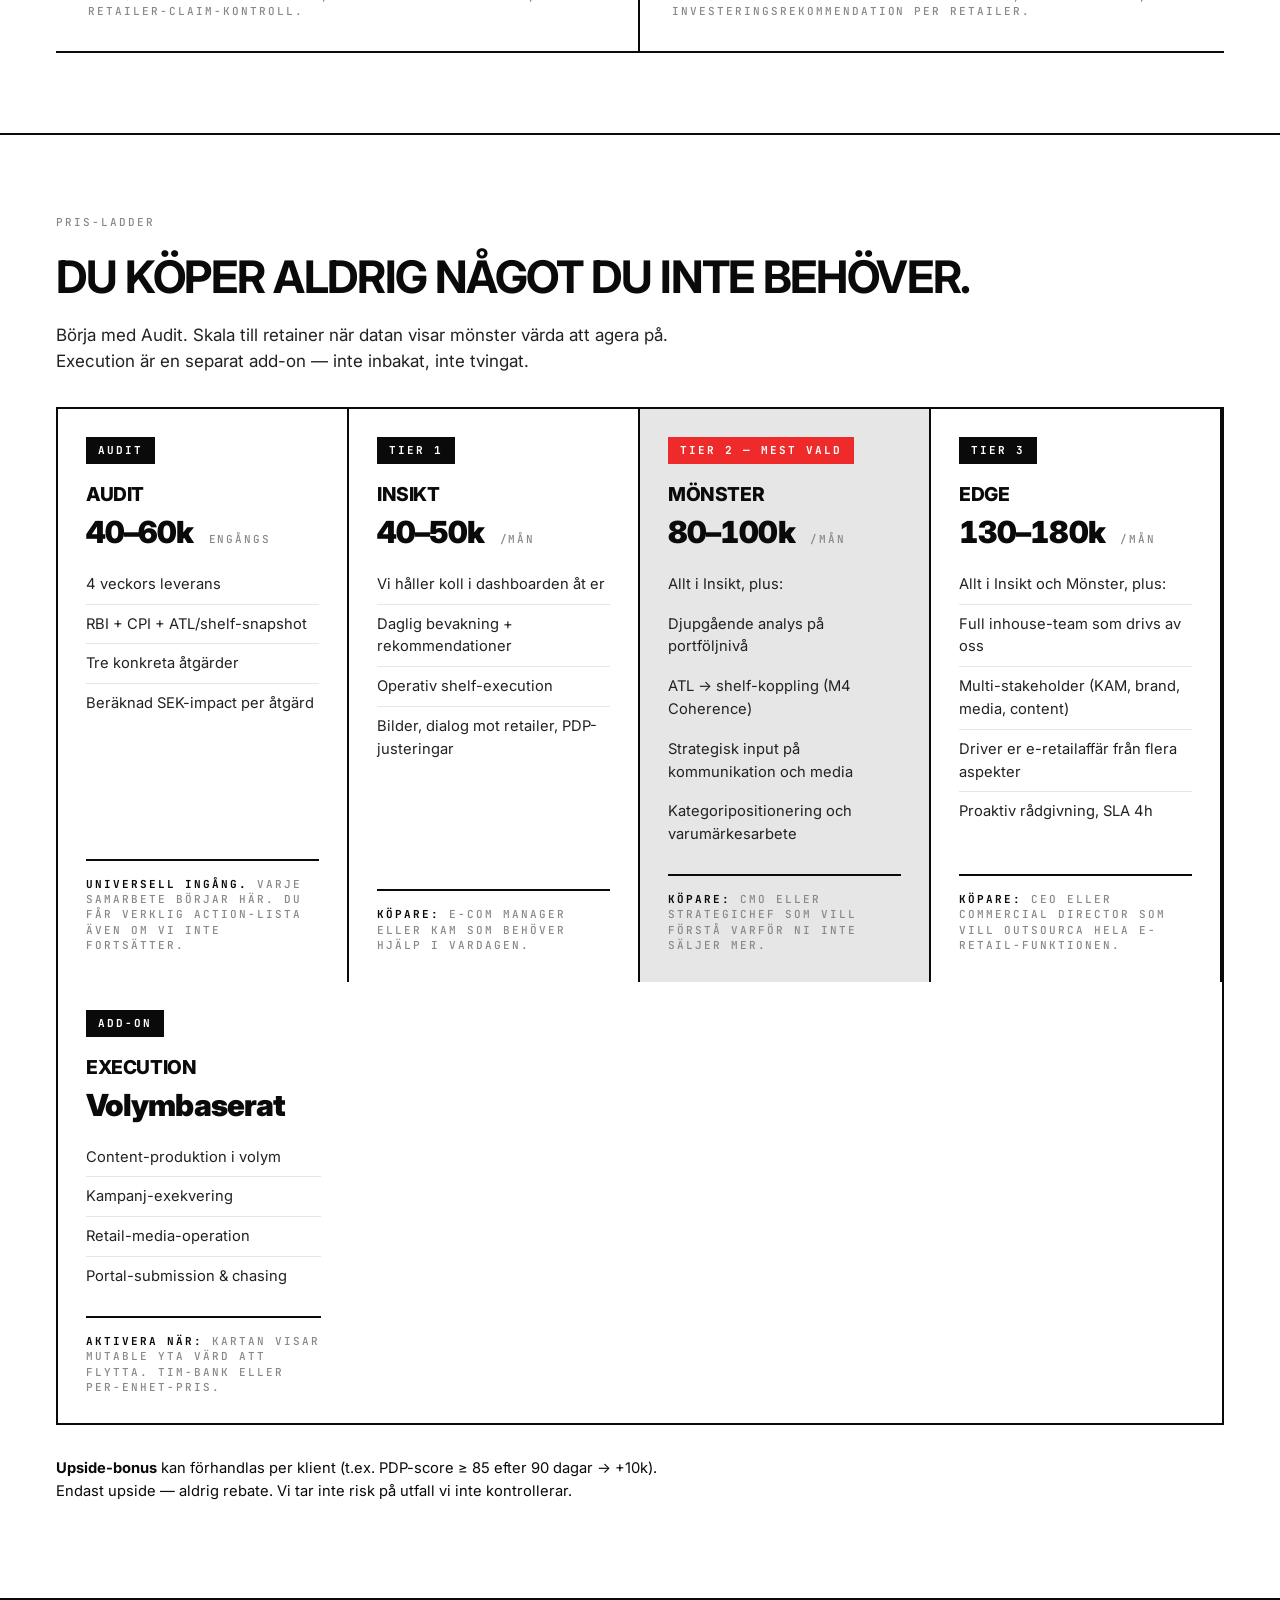
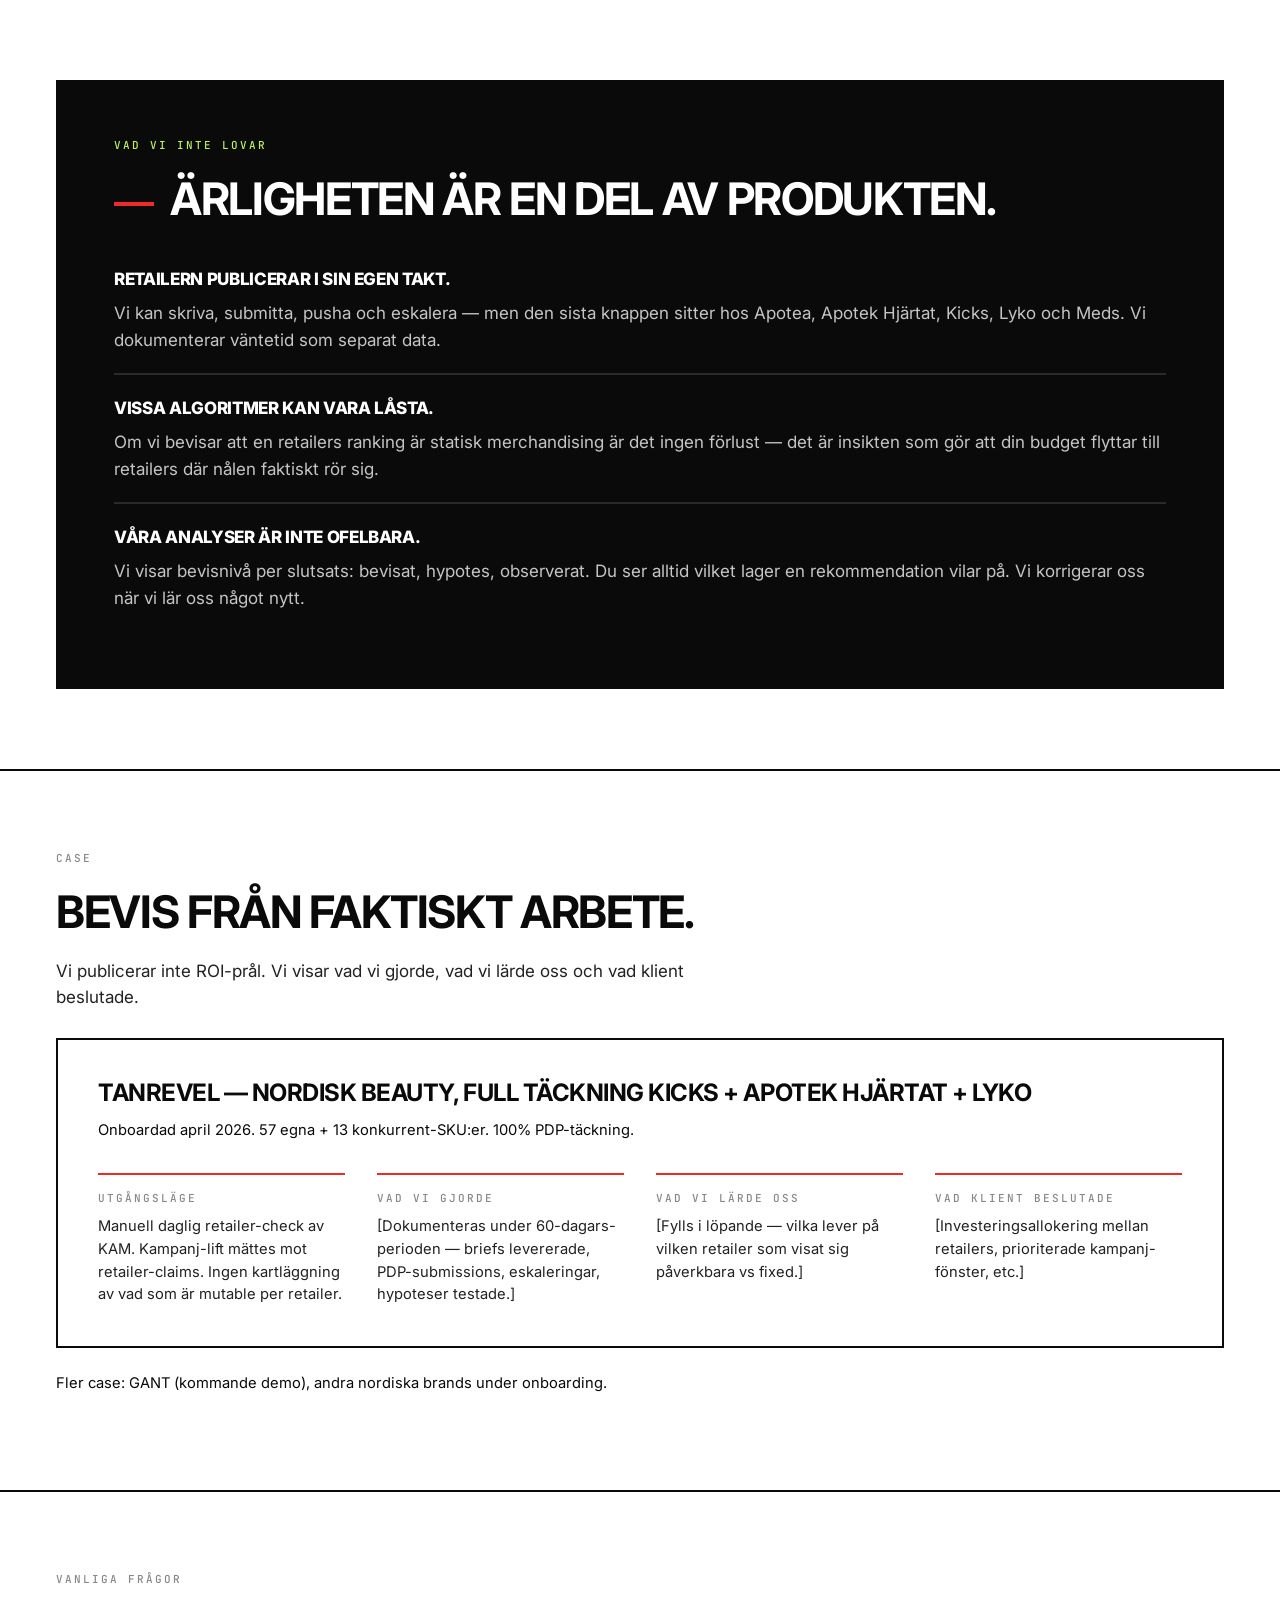
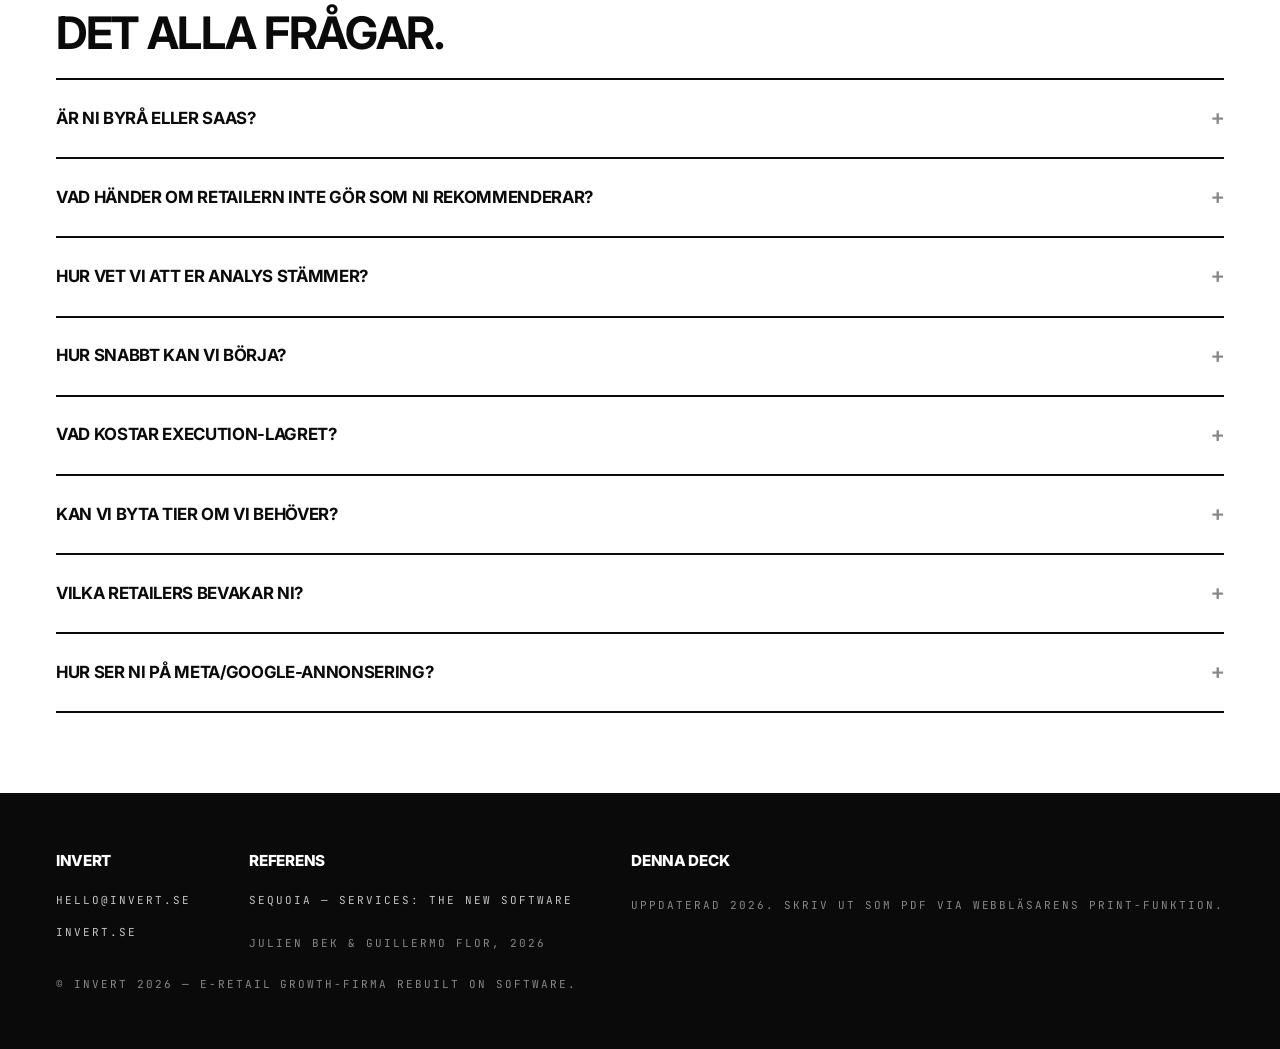
<file: sales-deck/index.html>
<!DOCTYPE html>
<html lang="sv">
<head>
<meta charset="UTF-8">
<meta name="viewport" content="width=device-width, initial-scale=1.0">
<title>Invert — Sales Deck</title>
<meta name="description" content="Invert är e-retail growth-firman för varumärken som säljer majoritet via Apotea, Apotek Hjärtat, Kicks och Lyko. Vi gör jobbet. Vi unboxar blackboxen.">
<meta name="robots" content="noindex">
<link rel="preconnect" href="https://fonts.googleapis.com">
<link rel="preconnect" href="https://fonts.gstatic.com" crossorigin>
<link href="https://fonts.googleapis.com/css2?family=Inter:wght@400;500;700;800;900&family=JetBrains+Mono:wght@400;500;700&display=swap" rel="stylesheet">
<link rel="stylesheet" href="../handoff/tokens.css">
<style>
  /* Brutalist Grid · Signal Red · Invert brand v.02
     Tokens come from ../handoff/tokens.css. No hardcoded hex outside that file. */
  * { box-sizing: border-box; border-radius: 0; box-shadow: none !important; }
  html { scroll-behavior: smooth; background: var(--invert-paper); }
  body {
    margin: 0;
    font-family: var(--invert-font-sans);
    background: var(--invert-paper);
    color: var(--invert-ink);
    line-height: 1.55;
    font-size: 17px;
    -webkit-font-smoothing: antialiased;
    text-rendering: optimizeLegibility;
  }

  h1, h2, h3, h4 {
    font-family: var(--invert-font-sans);
    color: var(--invert-ink);
    text-transform: uppercase;
    margin: 0 0 0.5em;
  }
  h1 { font-weight: 800; font-size: clamp(48px, 6vw, 88px); letter-spacing: -0.04em; line-height: 0.9; }
  h2 { font-weight: 700; font-size: clamp(32px, 3.5vw, 48px); letter-spacing: -0.03em; line-height: 1.0; }
  h3 { font-weight: 700; font-size: 1.5rem; letter-spacing: -0.02em; line-height: 1.1; }
  h4 { font-weight: 700; font-size: 1rem; letter-spacing: -0.01em; }
  p { margin: 0 0 1em; color: #222; max-width: 70ch; }
  a { color: var(--invert-ink); text-decoration: underline; text-underline-offset: 4px; text-decoration-thickness: 1px; }
  a:hover { color: var(--invert-signal); }
  small { color: var(--invert-muted); font-family: var(--invert-font-mono); font-size: 11px; letter-spacing: var(--invert-tracking-mono); text-transform: uppercase; }
  strong { font-weight: 700; }

  .container { max-width: 1280px; margin: 0 auto; padding: 0 var(--invert-pad); }
  @media (max-width: 720px) { .container { padding: 0 var(--invert-pad-tight); } }

  section {
    padding: 80px 0;
    border-bottom: var(--invert-rule-w) solid var(--invert-rule);
    background: var(--invert-paper);
  }
  section[style*="background: #fff"] { background: var(--invert-paper) !important; }
  section:last-of-type { border-bottom: none; }

  /* Top nav */
  nav.top {
    position: sticky; top: 0; z-index: 50;
    background: var(--invert-paper);
    border-bottom: var(--invert-rule-w) solid var(--invert-rule);
    padding: 0;
  }
  nav.top .row {
    display: flex; align-items: center; justify-content: space-between;
    gap: 16px; flex-wrap: wrap;
    padding: 16px 0;
  }
  nav.top .brand {
    font-family: var(--invert-font-sans);
    font-weight: 900; font-size: 1.1rem; letter-spacing: -0.03em;
    border: 0; color: var(--invert-ink);
    text-transform: uppercase;
    text-decoration: none;
  }
  nav.top .links { display: flex; gap: 24px; flex-wrap: wrap; }
  nav.top .links a {
    font: var(--invert-meta);
    letter-spacing: var(--invert-tracking-mono);
    text-transform: uppercase;
    color: var(--invert-muted);
    border: 0;
    text-decoration: none;
  }
  nav.top .links a:hover { color: var(--invert-signal); }

  /* Hero */
  .hero { padding: 120px 0 80px; background: var(--invert-paper); }
  .hero .eyebrow {
    display: inline-block;
    font: var(--invert-meta);
    letter-spacing: var(--invert-tracking-mono);
    text-transform: uppercase;
    color: var(--invert-muted);
    padding: 0;
    background: transparent;
    margin-bottom: 32px;
  }
  .hero .eyebrow::before { content: "● "; color: var(--invert-signal); }
  .hero h1 { max-width: 18ch; }
  .hero .lede {
    font-family: var(--invert-font-sans);
    font-size: 19px; line-height: 1.5;
    max-width: 55ch;
    color: #222;
    margin: 24px 0 32px;
  }
  .hero .sequoia {
    font: var(--invert-meta);
    letter-spacing: var(--invert-tracking-mono);
    text-transform: uppercase;
    color: var(--invert-muted);
    font-style: normal;
    max-width: 55ch;
    margin-bottom: 32px;
  }

  .cta-row { display: flex; gap: 0; flex-wrap: wrap; }
  .btn {
    display: inline-flex;
    align-items: center;
    gap: 12px;
    background: var(--invert-ink);
    color: var(--invert-paper);
    border: var(--invert-rule-w) solid var(--invert-ink);
    padding: 16px 24px;
    font-family: var(--invert-font-mono);
    font-weight: 700;
    font-size: 12px;
    letter-spacing: var(--invert-tracking-mono);
    text-transform: uppercase;
    cursor: pointer;
    text-decoration: none;
    margin-right: -2px;
  }
  .btn:hover { background: var(--invert-signal); border-color: var(--invert-signal); color: var(--invert-paper); }
  .btn.ghost { background: var(--invert-paper); color: var(--invert-ink); }
  .btn.ghost:hover { background: var(--invert-ink); color: var(--invert-paper); border-color: var(--invert-ink); }

  /* Sequoia bar */
  .sequoia-bar {
    background: var(--invert-ink);
    color: var(--invert-paper);
    padding: 24px 0;
    border-top: var(--invert-rule-w) solid var(--invert-rule);
    border-bottom: var(--invert-rule-w) solid var(--invert-rule);
    font: var(--invert-meta);
    letter-spacing: var(--invert-tracking-mono);
    text-transform: uppercase;
  }
  .sequoia-bar .container { display: flex; gap: 24px; align-items: center; flex-wrap: wrap; }
  .sequoia-bar strong { color: var(--invert-signal); font-weight: 700; }

  /* Section header */
  .kicker {
    font: var(--invert-meta);
    letter-spacing: var(--invert-tracking-mono);
    text-transform: uppercase;
    color: var(--invert-muted);
    margin-bottom: 24px;
    display: block;
  }

  /* Day pie -- exception to no-radius rule (geometry, not decoration) */
  .day-block { display: grid; grid-template-columns: 1fr 1fr; gap: 56px; align-items: center; }
  @media (max-width: 720px) { .day-block { grid-template-columns: 1fr; } }
  .pie {
    position: relative; width: 280px; height: 280px; margin: 0 auto;
    border-radius: 50%;
    border: var(--invert-rule-w) solid var(--invert-ink);
    background: conic-gradient(
      var(--invert-signal) 0% 50%,
      var(--invert-ink) 50% 100%
    );
    display: flex; align-items: center; justify-content: center;
  }
  .pie::after {
    content: ""; position: absolute; inset: 22%;
    background: var(--invert-paper);
    border-radius: 50%;
    border: var(--invert-rule-w) solid var(--invert-ink);
  }
  .pie-legend { font-size: 1rem; padding: 0; margin: 0; }
  .pie-legend .dot {
    display: inline-block; width: 12px; height: 12px;
    margin-right: 12px; vertical-align: middle;
  }
  .pie-legend .dot.a { background: var(--invert-signal); }
  .pie-legend .dot.b { background: var(--invert-ink); }
  .pie-legend li { list-style: none; margin-bottom: 16px; padding: 0; font-family: var(--invert-font-sans); color: #222; }
  .pie-legend li strong { color: var(--invert-ink); font-weight: 700; }

  /* Accordions / Cards */
  details.card {
    background: var(--invert-paper);
    border: 0;
    border-top: var(--invert-rule-w) solid var(--invert-rule);
    margin: 0;
    overflow: visible;
  }
  details.card:last-of-type { border-bottom: var(--invert-rule-w) solid var(--invert-rule); }
  details.card summary {
    padding: 24px 0;
    cursor: pointer;
    list-style: none;
    font-family: var(--invert-font-sans);
    font-weight: 700;
    font-size: 1.05rem;
    line-height: 1.3;
    text-transform: uppercase;
    letter-spacing: -0.02em;
    color: var(--invert-ink);
    display: flex;
    justify-content: space-between;
    align-items: center;
    gap: 16px;
  }
  details.card summary::-webkit-details-marker { display: none; }
  details.card summary::after {
    content: "+";
    font-family: var(--invert-font-mono);
    font-weight: 500;
    font-size: 1.4rem;
    color: var(--invert-muted);
  }
  details.card[open] summary::after { content: "−"; color: var(--invert-signal); }
  details.card .body { padding: 0 0 24px; color: #222; }
  details.card .body p { color: #222; }
  details.card .tag {
    display: inline-block;
    font: var(--invert-meta);
    letter-spacing: var(--invert-tracking-mono);
    text-transform: uppercase;
    background: transparent;
    color: var(--invert-signal);
    border: var(--invert-rule-w) solid var(--invert-signal);
    padding: 4px 10px;
    margin-right: 12px;
    font-weight: 700;
  }

  /* Kartan grid */
  .kartan-wrap { overflow-x: auto; padding-bottom: 0; border: var(--invert-rule-w) solid var(--invert-rule); }
  table.kartan {
    width: 100%; border-collapse: collapse;
    min-width: 640px; font-size: 0.92rem;
    background: var(--invert-paper);
  }
  table.kartan th, table.kartan td {
    padding: 16px 14px; text-align: center;
    border-right: var(--invert-rule-w) solid var(--invert-rule);
    border-bottom: var(--invert-rule-w) solid var(--invert-rule);
  }
  table.kartan th:last-child, table.kartan td:last-child { border-right: 0; }
  table.kartan tr:last-child td { border-bottom: 0; }
  table.kartan th {
    font: var(--invert-meta);
    letter-spacing: var(--invert-tracking-mono);
    text-transform: uppercase;
    color: var(--invert-muted);
    font-weight: 500;
    background: var(--invert-paper);
  }
  table.kartan th.retailer, table.kartan td.retailer {
    text-align: left; padding-left: 18px;
    color: var(--invert-ink);
    font-family: var(--invert-font-sans);
    font-weight: 700;
    text-transform: uppercase;
    letter-spacing: -0.02em;
    font-size: 1rem;
    background: var(--invert-paper);
  }
  .cell-ok { background: var(--invert-paper); color: var(--invert-ink); font-weight: 700; }
  .cell-ok::before { content: "● "; color: var(--invert-signal); }
  .cell-test { background: var(--invert-paper); color: var(--invert-muted); font-weight: 500; }
  .cell-test::before { content: "○ "; }
  .cell-fixed { background: var(--invert-paper); color: var(--invert-muted); font-weight: 500; font-style: normal; }
  .cell-fixed::before { content: "× "; color: var(--invert-muted); }
  .cell-none { background: var(--invert-faint); color: var(--invert-muted); }
  .legend-row {
    display: flex; flex-wrap: wrap; gap: 24px;
    margin-top: 24px;
    font: var(--invert-meta);
    letter-spacing: var(--invert-tracking-mono);
    text-transform: uppercase;
    color: var(--invert-muted);
  }
  .legend-row .item { display: flex; align-items: center; gap: 10px; }
  .legend-row .swatch { width: 14px; height: 14px; }

  /* How we work */
  .how-grid {
    display: grid; grid-template-columns: repeat(3, 1fr); gap: 0;
    border-top: var(--invert-rule-w) solid var(--invert-rule);
    border-bottom: var(--invert-rule-w) solid var(--invert-rule);
  }
  @media (max-width: 720px) { .how-grid { grid-template-columns: 1fr; } }
  .how-card {
    background: var(--invert-paper);
    border-right: var(--invert-rule-w) solid var(--invert-rule);
    padding: 32px;
    position: relative;
  }
  .how-card:last-child { border-right: 0; }
  @media (max-width: 720px) {
    .how-card { border-right: 0; border-bottom: var(--invert-rule-w) solid var(--invert-rule); }
    .how-card:last-child { border-bottom: 0; }
  }
  .how-card .pct {
    font-family: var(--invert-font-sans);
    font-size: 4rem;
    font-weight: 900;
    color: var(--invert-signal);
    margin-bottom: 12px;
    letter-spacing: -0.04em;
    line-height: 0.85;
    font-feature-settings: "tnum";
  }
  .how-card h3 { margin-bottom: 8px; }
  .how-card p { margin: 0; font-size: 0.95rem; color: #222; }

  /* Works grid */
  .works-grid {
    display: grid; grid-template-columns: repeat(2, 1fr); gap: 0;
    border-top: var(--invert-rule-w) solid var(--invert-rule);
    border-bottom: var(--invert-rule-w) solid var(--invert-rule);
  }
  @media (max-width: 720px) { .works-grid { grid-template-columns: 1fr; } }
  .work {
    background: var(--invert-paper);
    border-right: var(--invert-rule-w) solid var(--invert-rule);
    border-bottom: var(--invert-rule-w) solid var(--invert-rule);
    padding: 32px;
  }
  .work:nth-child(2n) { border-right: 0; }
  .work:nth-last-child(-n+2) { border-bottom: 0; }
  @media (max-width: 720px) {
    .work, .work:nth-child(2n) { border-right: 0; border-bottom: var(--invert-rule-w) solid var(--invert-rule); }
    .work:last-child { border-bottom: 0; }
  }
  .work .num {
    display: block;
    font: var(--invert-meta);
    letter-spacing: var(--invert-tracking-mono);
    text-transform: uppercase;
    color: var(--invert-signal);
    font-weight: 700;
    margin-bottom: 12px;
  }
  .work h3 { margin-bottom: 12px; }
  .work p { font-size: 0.94rem; margin-bottom: 12px; color: #222; }
  .work .typical {
    font: var(--invert-meta);
    letter-spacing: var(--invert-tracking-mono);
    text-transform: uppercase;
    color: var(--invert-muted);
    border-top: var(--invert-rule-w) solid var(--invert-rule);
    padding-top: 16px;
    margin-top: 16px;
  }
  .work .typical strong { color: var(--invert-ink); }

  /* Price ladder */
  .ladder {
    display: grid; grid-template-columns: repeat(4, 1fr); gap: 0;
    border: var(--invert-rule-w) solid var(--invert-rule);
  }
  @media (max-width: 960px) { .ladder { grid-template-columns: repeat(2, 1fr); } }
  @media (max-width: 520px) { .ladder { grid-template-columns: 1fr; } }
  .step {
    background: var(--invert-paper);
    border-right: var(--invert-rule-w) solid var(--invert-rule);
    padding: 28px;
    display: flex; flex-direction: column;
  }
  .step:last-child { border-right: 0; }
  @media (max-width: 960px) {
    .step:nth-child(2n) { border-right: 0; }
    .step:nth-child(-n+2) { border-bottom: var(--invert-rule-w) solid var(--invert-rule); }
  }
  @media (max-width: 520px) {
    .step { border-right: 0; border-bottom: var(--invert-rule-w) solid var(--invert-rule); }
    .step:last-child { border-bottom: 0; }
  }
  .step.core { background: var(--invert-faint); }
  .step .name {
    font-family: var(--invert-font-sans);
    font-weight: 800;
    font-size: 1.2rem;
    margin-bottom: 8px;
    text-transform: uppercase;
    letter-spacing: -0.02em;
    color: var(--invert-ink);
  }
  .step .price {
    font-family: var(--invert-font-sans);
    font-size: 1.9rem;
    font-weight: 900;
    color: var(--invert-ink);
    margin-bottom: 18px;
    letter-spacing: -0.03em;
    font-feature-settings: "tnum";
    line-height: 0.95;
  }
  .step .price small {
    font-family: var(--invert-font-mono);
    font-size: 11px;
    letter-spacing: var(--invert-tracking-mono);
    text-transform: uppercase;
    color: var(--invert-muted);
    font-weight: 500;
    margin-left: 6px;
    display: inline;
  }
  .step ul { list-style: none; padding: 0; margin: 0 0 20px; font-size: 0.92rem; color: #222; }
  .step ul li { padding: 8px 0; border-bottom: 1px solid var(--invert-faint); }
  .step ul li:last-child { border-bottom: 0; }
  .step .trigger {
    font: var(--invert-meta);
    letter-spacing: var(--invert-tracking-mono);
    text-transform: uppercase;
    color: var(--invert-muted);
    border-top: var(--invert-rule-w) solid var(--invert-rule);
    padding-top: 16px;
    margin-top: auto;
  }
  .step .trigger strong { color: var(--invert-ink); font-weight: 700; }
  .step .badge {
    display: inline-block;
    font: var(--invert-meta);
    letter-spacing: var(--invert-tracking-mono);
    text-transform: uppercase;
    padding: 6px 12px;
    background: var(--invert-ink);
    color: var(--invert-paper);
    margin-bottom: 16px;
    font-weight: 700;
    width: fit-content;
  }
  .step.core .badge { background: var(--invert-signal); }

  /* Honesty block */
  .honesty {
    background: var(--invert-ink);
    color: var(--invert-paper);
    padding: 56px;
    border: var(--invert-rule-w) solid var(--invert-ink);
  }
  .honesty h2 { color: var(--invert-paper); }
  .honesty h2::before {
    content: "";
    display: inline-block;
    width: 40px; height: 4px;
    background: var(--invert-signal);
    vertical-align: middle;
    margin-right: 16px;
  }
  .honesty ul { list-style: none; padding: 0; margin: 24px 0 0; }
  .honesty li {
    padding: 20px 0;
    border-top: var(--invert-rule-w) solid #2a2a2a;
    color: #c5c5c5;
  }
  .honesty li:first-child { border-top: 0; }
  .honesty li strong {
    color: var(--invert-paper);
    font-weight: 800;
    display: block;
    margin-bottom: 8px;
    font-family: var(--invert-font-sans);
    text-transform: uppercase;
    letter-spacing: -0.02em;
  }

  /* Case section */
  .case {
    background: var(--invert-paper);
    border: var(--invert-rule-w) solid var(--invert-ink);
    padding: 40px;
  }
  .case .steps { display: grid; grid-template-columns: repeat(4, 1fr); gap: 32px; margin-top: 32px; }
  @media (max-width: 720px) { .case .steps { grid-template-columns: 1fr 1fr; } }
  @media (max-width: 480px) { .case .steps { grid-template-columns: 1fr; } }
  .case .step-box { border-top: var(--invert-rule-w) solid var(--invert-signal); padding-top: 16px; }
  .case .step-box .lbl {
    font: var(--invert-meta);
    letter-spacing: var(--invert-tracking-mono);
    text-transform: uppercase;
    color: var(--invert-muted);
    font-weight: 500;
    margin-bottom: 8px;
  }
  .case .step-box p { font-size: 0.92rem; margin: 0; color: #222; }
  .placeholder { color: var(--invert-muted); font-style: normal; }

  /* Footer */
  footer {
    padding: 56px 0;
    background: var(--invert-ink);
    color: var(--invert-muted);
    border: 0;
  }
  footer .container { display: flex; justify-content: space-between; gap: 24px; flex-wrap: wrap; }
  footer h4 {
    color: var(--invert-paper);
    font-family: var(--invert-font-sans);
    font-weight: 800;
    font-size: 0.95rem;
    margin-bottom: 12px;
    text-transform: uppercase;
    letter-spacing: -0.02em;
  }
  footer a {
    color: #c5c5c5;
    border: 0;
    text-decoration: none;
    font-family: var(--invert-font-mono);
    font-size: 11px;
    letter-spacing: var(--invert-tracking-mono);
    text-transform: uppercase;
  }
  footer a:hover { color: var(--invert-signal); }
  footer small {
    color: var(--invert-muted);
    display: block;
    margin-top: 24px;
    font-family: var(--invert-font-mono);
    font-size: 11px;
    letter-spacing: var(--invert-tracking-mono);
    text-transform: uppercase;
  }

  /* Print */
  @media print {
    nav.top, .cta-row, .btn { display: none; }
    body { background: var(--invert-paper); font-size: 11pt; }
    section { padding: 24px 0; page-break-inside: avoid; border-bottom: var(--invert-rule-w) solid var(--invert-ink); }
    .hero { padding: 24px 0; }
    details.card { page-break-inside: avoid; }
    details.card > .body { display: block !important; padding: 0 0 24px; }
    details.card:not([open]) > .body { display: none !important; }
    a { color: var(--invert-ink); }
  }
</style>
</head>
<body>

<nav class="top">
  <div class="container row">
    <a class="brand" href="#top"><svg viewBox="60 40 80 120" width="22" height="22" aria-hidden="true" style="display:inline-block;vertical-align:middle;margin-right:0.5rem;color:currentColor;"><g fill="currentColor"><rect x="74" y="78" width="18" height="72"/><circle cx="83" cy="62" r="10"/><rect x="108" y="50" width="18" height="72"/><circle cx="117" cy="138" r="10"/></g></svg>Invert</a>
    <div class="links">
      <a href="#jobbet">Jobbet</a>
      <a href="#varde">Värde</a>
      <a href="#kartan">Kartan</a>
      <a href="#hur">Hur</a>
      <a href="#vad">Vad vi levererar</a>
      <a href="#pris">Pris</a>
      <a href="#arlighet">Ärlighet</a>
      <a href="#case">Case</a>
      <a href="#faq">FAQ</a>
    </div>
  </div>
</nav>

<!-- 1. HERO -->
<section class="hero" id="top">
  <div class="container">
    <span class="eyebrow">E-retail growth-firman</span>
    <h1>Vi unboxar blackboxen. Du investerar där nålen rör sig.</h1>
    <p class="lede">Invert är inte ditt e-retail-verktyg. Vi är ditt e-retail-team. En plattform som körs 24/7 + seniora operatörer som gör jobbet på din hylla hos Apotea, Apotek Hjärtat, Kicks, Lyko och Meds.</p>
    <p class="sequoia">Services revenue at software margins — för nordisk e-retail. Byggt på tesen Julien Bek och Sequoia kallar ”Services: The New Software”.</p>
    <div class="cta-row">
      <a class="btn" href="mailto:hello@invert.se?subject=20%20min%20intro">Boka 20 min</a>
      <a class="btn ghost" href="#varde">Se värdet</a>
    </div>
  </div>
</section>

<div class="sequoia-bar">
  <div class="container">
    <strong>Tesen på en rad:</strong>
    <span>Inte e-retail-SaaS. E-retail growth-firman. Vi säljer arbetet, inte verktyget.</span>
  </div>
</div>

<!-- 2. JOBBET -->
<section id="jobbet">
  <div class="container">
    <div class="kicker">Jobbet du inte ska göra</div>
    <h2>En KAM på ett varumärke som säljer via e-retail lägger hälften av veckan på fel saker.</h2>
    <div class="day-block" style="margin-top: 36px;">
      <div>
        <div class="pie" aria-label="Diagram: 50% datainsamling och retailer-chase, 50% strategi och beslut"></div>
      </div>
      <div>
        <ul class="pie-legend">
          <li><span class="dot a"></span><strong>40–60%</strong> — datainsamling, retailer-chase, statusuppdateringar, sammanställningar.</li>
          <li><span class="dot b"></span><strong>Resterande</strong> — faktisk strategi, kundrelation, förhandling, beslut.</li>
        </ul>
        <p style="margin-top: 18px;"><strong>Det är jobbet vi tar.</strong> KAM får tillbaka halva veckan. Plattformen samlar, analyserar, prioriterar. Människan agerar.</p>
      </div>
    </div>
  </div>
</section>

<!-- 3. VÄRDE SOM HÅLLER OAVSETT -->
<section id="varde" style="background: #fff;">
  <div class="container">
    <div class="kicker">Värde som håller oavsett</div>
    <h2>Invert betalar sig även om ingen retailer-algoritm rör sig.</h2>
    <p style="max-width: 680px; margin-bottom: 32px;">Vissa retailers har låsta merchandising-regler. Vissa av våra analyser visar sig vara fel. Publiceringar fördröjs. Retainern justifieras ändå av fem värden som levereras i varje fall:</p>

    <details class="card" open>
      <summary><span class="tag">1</span>KAM-tid frigörs 40–60%</summary>
      <div class="body">
        <p>Datainsamling och retailer-chase ersätts av dagliga briefs. Oavsett om något rör sig på hyllan har klient fått tillbaka motsvarande 0,5–1 FTE per månad. Intern kostnad 25–40k/mån — direkt återbetalning av retainern.</p>
      </div>
    </details>

    <details class="card">
      <summary><span class="tag">2</span>Investeringsallokering mellan retailers</summary>
      <div class="body">
        <p>Kartan över vad som är påverkbart vs fixed styr <em>var din budget ska stå</em>. Kritisk för varumärken med 30–70% av försäljningen via e-retail. En felflyttad miljon i årsbudget kostar mer än 12 månaders Invert-retainer.</p>
      </div>
    </details>

    <details class="card">
      <summary><span class="tag">3</span>Konkurrentintel som försvarsbeslut</summary>
      <div class="body">
        <p>Även vid fixed hyllor är det värdefullt att veta när konkurrent dumpar pris, lanserar nytt eller ändrar content. Styr pris- och promo-motdrag — eller strategiskt reträtt-beslut när man ser att kriget inte går att vinna.</p>
      </div>
    </details>

    <details class="card">
      <summary><span class="tag">4</span>C-level strategiska beslut</summary>
      <div class="body">
        <p>”Ska vi satsa på retailer X eller Y?” ”Är det värt att skala på Apotea när vår andra vertikal växer hos Kicks?” Dessa frågor drivs av Invert-datamaterial. Svaren är boardroom-nivå, inte operativa.</p>
      </div>
    </details>

    <details class="card">
      <summary><span class="tag">5</span>Dokumenterad sanning över tid</summary>
      <div class="body">
        <p>Klient får en växande privat playbook — ”så ser ranking ut på Apotek Hjärtat när vi testat X under 6 månader”. Intellektuellt kapital som följer med varumärket även om Invert avslutas. Inte bara månadsrapport.</p>
      </div>
    </details>
  </div>
</section>

<!-- 4. KARTAN -->
<section id="kartan">
  <div class="container">
    <div class="kicker">Kartan över dina retailers</div>
    <h2>Vad är påverkbart på varje hylla? Vad är fixed?</h2>
    <p style="max-width: 680px; margin-bottom: 28px;">Vi testar systematiskt vilka lever som faktiskt flyttar position, synlighet och konvertering per retailer. Kartan uppdateras löpande. Den styr var du lägger content-timmar, media-budget och priskrig — och var du inte ska bränna krut.</p>

    <div class="kartan-wrap">
      <table class="kartan" aria-label="Karta över påverkbara lever per retailer">
        <thead>
          <tr>
            <th class="retailer">Retailer</th>
            <th>Pris</th>
            <th>PDP-content</th>
            <th>Bilder</th>
            <th>Promo</th>
            <th>Sökord</th>
            <th>Placement</th>
          </tr>
        </thead>
        <tbody>
          <tr>
            <td class="retailer">Apotea</td>
            <td class="cell-ok">Mutable</td>
            <td class="cell-ok">Mutable</td>
            <td class="cell-test">Testas</td>
            <td class="cell-ok">Mutable</td>
            <td class="cell-test">Testas</td>
            <td class="cell-fixed">Fixed</td>
          </tr>
          <tr>
            <td class="retailer">Apotek Hjärtat</td>
            <td class="cell-ok">Mutable</td>
            <td class="cell-ok">Mutable</td>
            <td class="cell-ok">Mutable</td>
            <td class="cell-test">Testas</td>
            <td class="cell-fixed">Fixed</td>
            <td class="cell-fixed">Fixed</td>
          </tr>
          <tr>
            <td class="retailer">Kicks</td>
            <td class="cell-ok">Mutable</td>
            <td class="cell-test">Testas</td>
            <td class="cell-ok">Mutable</td>
            <td class="cell-ok">Mutable</td>
            <td class="cell-test">Testas</td>
            <td class="cell-none">Ej testat</td>
          </tr>
          <tr>
            <td class="retailer">Lyko</td>
            <td class="cell-ok">Mutable</td>
            <td class="cell-ok">Mutable</td>
            <td class="cell-test">Testas</td>
            <td class="cell-test">Testas</td>
            <td class="cell-ok">Mutable</td>
            <td class="cell-test">Testas</td>
          </tr>
          <tr>
            <td class="retailer">Meds</td>
            <td class="cell-ok">Mutable</td>
            <td class="cell-test">Testas</td>
            <td class="cell-none">Ej testat</td>
            <td class="cell-test">Testas</td>
            <td class="cell-none">Ej testat</td>
            <td class="cell-fixed">Fixed</td>
          </tr>
        </tbody>
      </table>
    </div>

    <div class="legend-row">
      <div class="item"><span class="swatch" style="background:#d8ecdf"></span>Mutable — bevisat påverkbart</div>
      <div class="item"><span class="swatch" style="background:#fcebc6"></span>Testas — hypotes under aktivt test</div>
      <div class="item"><span class="swatch" style="background:#f4d3cd"></span>Fixed — observerat låst (också värdefull insikt)</div>
      <div class="item"><span class="swatch" style="background:#eeece7"></span>Ej testat ännu</div>
    </div>
    <p style="margin-top: 28px; font-size: 0.92rem; color: var(--muted);"><em>Exempel-karta. Varje klient får sin egen, uppdaterad löpande.</em></p>
  </div>
</section>

<!-- 5. HUR VI ARBETAR -->
<section id="hur" style="background: #fff;">
  <div class="container">
    <div class="kicker">Hur vi arbetar</div>
    <h2>En plattform + ett team. Inte en SaaS, inte en byrå.</h2>
    <p style="max-width: 680px; margin-bottom: 32px;">60–80% av leveransen bärs av kod som kör dygnet runt. Resterande är mänsklig judgment där den faktiskt tillför värde. Det är därför vi kan prissätta som en byrå-avdelning, inte som en hel byrå.</p>
    <div class="how-grid">
      <div class="how-card">
        <div class="pct">60–80%</div>
        <h3>Plattform</h3>
        <p>Daglig scrape av fem retailers, PDP-scoring, OOS-alerts, kampanj-baselines, anomali-detektion, rapport-generering, push-delivery. Körs dygnet runt, kostar lite per klient.</p>
      </div>
      <div class="how-card">
        <div class="pct">20–40%</div>
        <h3>Operatörer</h3>
        <p>Seniora e-retail-analytiker som tolkar signaler, skriver rekommendationer, driver retailer-relation, designar tester. Judgment. Inte tidrapportering.</p>
      </div>
      <div class="how-card">
        <div class="pct">∞</div>
        <h3>Din KAM</h3>
        <p>Agerar på vad vi levererar. Sitter närmast kund och retailer. Får tillbaka halva arbetsveckan att lägga på relation och förhandling.</p>
      </div>
    </div>
  </div>
</section>

<!-- 6. VAD VI LEVERERAR -->
<section id="vad">
  <div class="container">
    <div class="kicker">Vad vi levererar</div>
    <h2>Fyra ”works done”. Konkret arbete — inte KPI-garantier.</h2>
    <p style="max-width: 680px; margin-bottom: 32px;">Retailern är slutinstans. Vi lovar arbetet, inte deras beteende.</p>
    <div class="works-grid">
      <div class="work">
        <div class="num">01</div>
        <h3>Shelf-bevakning & åtgärdsförslag</h3>
        <p>Vi övervakar din hylla dagligen. Avvikelser flaggas inom 24h med rekommenderad åtgärd och namnad action-owner.</p>
        <div class="typical"><strong>Typiskt:</strong> Daglig brief, Slack-alert vid OOS/priskrig, veckosammanfattning med prioriterade actions.</div>
      </div>
      <div class="work">
        <div class="num">02</div>
        <h3>Content-produktion & submission</h3>
        <p>Vi skriver, uppdaterar och submittar PDP-innehåll som klarar kvalitetströskel. Vi driver retailerns godkännandeprocess åt dig.</p>
        <div class="typical"><strong>Typiskt:</strong> 8–20 PDP:er per månad, A/B-loggning, eskalering vid fördröjd publicering.</div>
      </div>
      <div class="work">
        <div class="num">03</div>
        <h3>Kampanj-baseline & verifiering</h3>
        <p>Innan kampanj sätter vi baseline. Efter mäter vi faktisk lift mot baseline — inte retailer-story.</p>
        <div class="typical"><strong>Typiskt:</strong> Baseline-snapshot, post-hoc ROAS-rapport, retailer-claim-kontroll.</div>
      </div>
      <div class="work">
        <div class="num">04</div>
        <h3>Blackbox-kartläggning (moat)</h3>
        <p>Vi testar systematiskt vad som flyttar nålen per retailer. Du får kartan — mutable, under test, fixed. Styr investering.</p>
        <div class="typical"><strong>Typiskt:</strong> Kvartalsvis karta-uppdatering, hypotes-logg, investeringsrekommendation per retailer.</div>
      </div>
    </div>
  </div>
</section>

<!-- 7. PRIS-LADDER -->
<section id="pris" style="background: #fff;">
  <div class="container">
    <div class="kicker">Pris-ladder</div>
    <h2>Du köper aldrig något du inte behöver.</h2>
    <p style="max-width: 680px; margin-bottom: 32px;">Börja med Audit. Skala till retainer när datan visar mönster värda att agera på. Execution är en separat add-on — inte inbakat, inte tvingat.</p>

    <div class="ladder">
      <div class="step">
        <span class="badge">Audit</span>
        <div class="name">Audit</div>
        <div class="price">40–60k<small> engångs</small></div>
        <ul>
          <li>4 veckors leverans</li>
          <li>RBI + CPI + ATL/shelf-snapshot</li>
          <li>Tre konkreta åtgärder</li>
          <li>Beräknad SEK-impact per åtgärd</li>
        </ul>
        <div class="trigger"><strong>Universell ingång.</strong> Varje samarbete börjar här. Du får verklig action-lista även om vi inte fortsätter.</div>
      </div>
      <div class="step">
        <span class="badge">Tier 1</span>
        <div class="name">Insikt</div>
        <div class="price">40–50k<small> /mån</small></div>
        <ul>
          <li>Vi håller koll i dashboarden åt er</li>
          <li>Daglig bevakning + rekommendationer</li>
          <li>Operativ shelf-execution</li>
          <li>Bilder, dialog mot retailer, PDP-justeringar</li>
        </ul>
        <div class="trigger"><strong>Köpare:</strong> e-com manager eller KAM som behöver hjälp i vardagen.</div>
      </div>
      <div class="step core">
        <span class="badge">Tier 2 — Mest vald</span>
        <div class="name">Mönster</div>
        <div class="price">80–100k<small> /mån</small></div>
        <ul>
          <li>Allt i Insikt, plus:</li>
          <li>Djupgående analys på portföljnivå</li>
          <li>ATL → shelf-koppling (M4 Coherence)</li>
          <li>Strategisk input på kommunikation och media</li>
          <li>Kategoripositionering och varumärkesarbete</li>
        </ul>
        <div class="trigger"><strong>Köpare:</strong> CMO eller strategichef som vill förstå varför ni inte säljer mer.</div>
      </div>
      <div class="step">
        <span class="badge">Tier 3</span>
        <div class="name">Edge</div>
        <div class="price">130–180k<small> /mån</small></div>
        <ul>
          <li>Allt i Insikt och Mönster, plus:</li>
          <li>Full inhouse-team som drivs av oss</li>
          <li>Multi-stakeholder (KAM, brand, media, content)</li>
          <li>Driver er e-retailaffär från flera aspekter</li>
          <li>Proaktiv rådgivning, SLA 4h</li>
        </ul>
        <div class="trigger"><strong>Köpare:</strong> CEO eller commercial director som vill outsourca hela e-retail-funktionen.</div>
      </div>
      <div class="step">
        <span class="badge">Add-on</span>
        <div class="name">Execution</div>
        <div class="price">Volymbaserat</div>
        <ul>
          <li>Content-produktion i volym</li>
          <li>Kampanj-exekvering</li>
          <li>Retail-media-operation</li>
          <li>Portal-submission & chasing</li>
        </ul>
        <div class="trigger"><strong>Aktivera när:</strong> kartan visar mutable yta värd att flytta. Tim-bank eller per-enhet-pris.</div>
      </div>
    </div>

    <p style="margin-top: 32px; font-size: 0.92rem; color: var(--muted); max-width: 620px;"><strong>Upside-bonus</strong> kan förhandlas per klient (t.ex. PDP-score ≥ 85 efter 90 dagar → +10k). Endast upside — aldrig rebate. Vi tar inte risk på utfall vi inte kontrollerar.</p>
  </div>
</section>

<!-- 8. ÄRLIGHET -->
<section id="arlighet">
  <div class="container">
    <div class="honesty">
      <div class="kicker" style="color: #b9f25c;">Vad vi inte lovar</div>
      <h2>Ärligheten är en del av produkten.</h2>
      <ul>
        <li><strong>Retailern publicerar i sin egen takt.</strong> Vi kan skriva, submitta, pusha och eskalera — men den sista knappen sitter hos Apotea, Apotek Hjärtat, Kicks, Lyko och Meds. Vi dokumenterar väntetid som separat data.</li>
        <li><strong>Vissa algoritmer kan vara låsta.</strong> Om vi bevisar att en retailers ranking är statisk merchandising är det ingen förlust — det är insikten som gör att din budget flyttar till retailers där nålen faktiskt rör sig.</li>
        <li><strong>Våra analyser är inte ofelbara.</strong> Vi visar bevisnivå per slutsats: bevisat, hypotes, observerat. Du ser alltid vilket lager en rekommendation vilar på. Vi korrigerar oss när vi lär oss något nytt.</li>
      </ul>
    </div>
  </div>
</section>

<!-- 9. CASE -->
<section id="case" style="background: #fff;">
  <div class="container">
    <div class="kicker">Case</div>
    <h2>Bevis från faktiskt arbete.</h2>
    <p style="max-width: 680px; margin-bottom: 28px;">Vi publicerar inte ROI-prål. Vi visar vad vi gjorde, vad vi lärde oss och vad klient beslutade.</p>

    <div class="case">
      <h3>Tanrevel — nordisk beauty, full täckning Kicks + Apotek Hjärtat + Lyko</h3>
      <p style="color: var(--muted); font-size: 0.92rem;">Onboardad april 2026. 57 egna + 13 konkurrent-SKU:er. 100% PDP-täckning.</p>
      <div class="steps">
        <div class="step-box">
          <div class="lbl">Utgångsläge</div>
          <p>Manuell daglig retailer-check av KAM. Kampanj-lift mättes mot retailer-claims. Ingen kartläggning av vad som är mutable per retailer.</p>
        </div>
        <div class="step-box">
          <div class="lbl">Vad vi gjorde</div>
          <p class="placeholder">[Dokumenteras under 60-dagars-perioden — briefs levererade, PDP-submissions, eskaleringar, hypoteser testade.]</p>
        </div>
        <div class="step-box">
          <div class="lbl">Vad vi lärde oss</div>
          <p class="placeholder">[Fylls i löpande — vilka lever på vilken retailer som visat sig påverkbara vs fixed.]</p>
        </div>
        <div class="step-box">
          <div class="lbl">Vad klient beslutade</div>
          <p class="placeholder">[Investeringsallokering mellan retailers, prioriterade kampanj-fönster, etc.]</p>
        </div>
      </div>
    </div>

    <p style="margin-top: 24px; font-size: 0.92rem; color: var(--muted);">Fler case: GANT (kommande demo), andra nordiska brands under onboarding.</p>
  </div>
</section>

<!-- 10. FAQ -->
<section id="faq">
  <div class="container">
    <div class="kicker">Vanliga frågor</div>
    <h2>Det alla frågar.</h2>

    <details class="card">
      <summary>Är ni byrå eller SaaS?</summary>
      <div class="body"><p>Båda — egentligen ingen. Vi är e-retail growth-firma rebuilt on software. Plattformen bär tunga arbetet, operatörerna äger judgment. Services revenue at software margins, som Sequoia skulle säga.</p></div>
    </details>

    <details class="card">
      <summary>Vad händer om retailern inte gör som ni rekommenderar?</summary>
      <div class="body"><p>Det gör retailern ofta inte, åtminstone inte på kort sikt. Vi dokumenterar rekommendationen, submissionen och retailerns svar/tystnad. Om det visar sig vara ett återkommande mönster blir det ingångsdata till din investeringsallokering: mindre budget till retailers som inte rör sig.</p></div>
    </details>

    <details class="card">
      <summary>Hur vet vi att er analys stämmer?</summary>
      <div class="body"><p>Ni vet det inte förrän vi har testat — och det är själva jobbet. Vi markerar alltid slutsatser med bevisnivå: <em>bevisat</em> (vi har agerat och sett effekt), <em>hypotes</em> (under aktivt test), <em>observerat</em> (mönster utan interventionsbevis). Du ser alltid vilket lager en rekommendation vilar på.</p></div>
    </details>

    <details class="card">
      <summary>Hur snabbt kan vi börja?</summary>
      <div class="body"><p>Audit kan starta inom 1–2 veckor från tecknat avtal och levereras på 4 veckor. Retainer (Insikt/Mönster/Edge) kräver 3–4 veckors onboarding (datamodell, retailer-mapping, KAM-integration). Execution-add-on aktiveras när intel-lagret börjat generera konkreta actions.</p></div>
    </details>

    <details class="card">
      <summary>Vad kostar execution-lagret?</summary>
      <div class="body"><p>Volymbaserat. Per PDP producerad/submittad, per kampanj-setup, per retail-media-månad, eller tim-bank (20h/mån ≈ 30k). Vi prissätter per klient efter scope — håller intel-retainern förutsägbar.</p></div>
    </details>

    <details class="card">
      <summary>Kan vi byta tier om vi behöver?</summary>
      <div class="body"><p>Ja. Kontrakten är kvartalsvisa. Vi hellre flyttar en kund från Mönster till Insikt och behåller relationen än låser in dig i något du inte får värde av. Edge → Mönster fungerar samma väg.</p></div>
    </details>

    <details class="card">
      <summary>Vilka retailers bevakar ni?</summary>
      <div class="body"><p>I dag: Apotea, Apotek Hjärtat, Kicks, Lyko, Meds. Fler läggs till när klient-efterfrågan motiverar utveckling av adapter.</p></div>
    </details>

    <details class="card">
      <summary>Hur ser ni på Meta/Google-annonsering?</summary>
      <div class="body"><p>Vår Ad Signal Engine kopplar hylldata till annons-messaging — organisk differentiator. Full paid orchestration är på roadmap för 2027, när nordisk retail media mognat tillräckligt för att det ska vara en självbärande vertikal.</p></div>
    </details>
  </div>
</section>

<!-- 11. FOOTER -->
<footer>
  <div class="container">
    <div>
      <h4>Invert</h4>
      <p style="margin: 0;"><a href="mailto:hello@invert.se">hello@invert.se</a></p>
      <p style="margin: 6px 0 0;"><a href="https://invert.se">invert.se</a></p>
    </div>
    <div>
      <h4>Referens</h4>
      <p style="margin: 0;"><a href="https://www.sequoiacap.com/article/generative-ais-act-01/" rel="noopener">Sequoia — Services: The New Software</a></p>
      <p style="margin: 6px 0 0;"><small>Julien Bek &amp; Guillermo Flor, 2026</small></p>
    </div>
    <div>
      <h4>Denna deck</h4>
      <p style="margin: 0;"><small>Uppdaterad 2026. Skriv ut som PDF via webbläsarens print-funktion.</small></p>
    </div>
  </div>
  <div class="container">
    <small>© Invert 2026 — E-retail growth-firma rebuilt on software.</small>
  </div>
</footer>

</body>
</html>
</file>
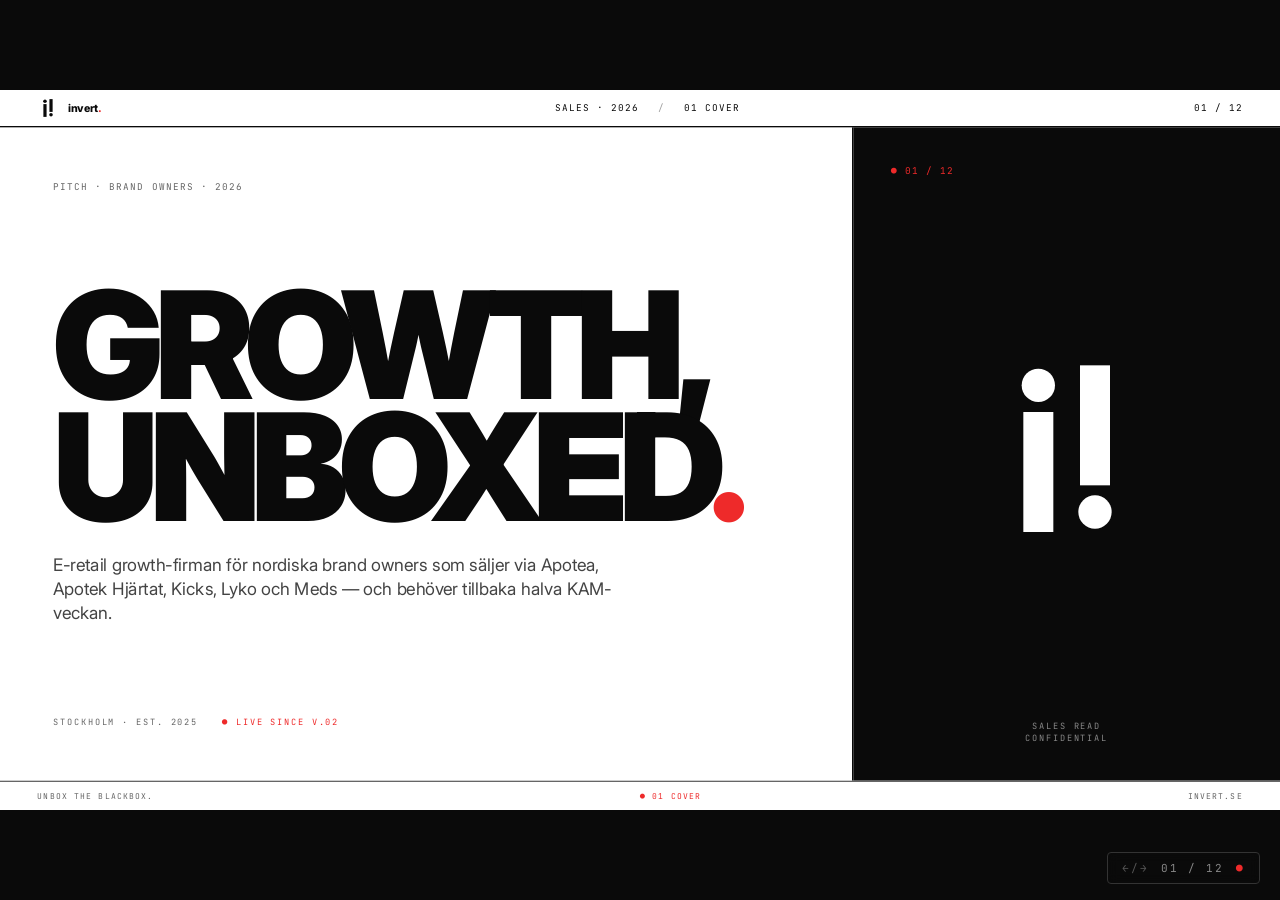
<file: site/pitch-deck/index.html>
<!DOCTYPE html>
<html lang="sv">
<head>
  <meta charset="UTF-8">
  <meta name="viewport" content="width=device-width, initial-scale=1.0">
  <title>Invert — Pitch Deck · Brand Owners</title>
  <meta name="description" content="Invert pitch deck — e-retail growth-firman för nordiska brand owners.">
  <meta name="robots" content="noindex">
  <link rel="preconnect" href="https://fonts.googleapis.com">
  <link rel="preconnect" href="https://fonts.gstatic.com" crossorigin>
  <link href="https://fonts.googleapis.com/css2?family=Inter:wght@400;500;700;800;900&family=JetBrains+Mono:wght@400;500;700&display=swap" rel="stylesheet">
  <style>
    /* ============================================================
       Invert — Brand tokens
       Brutalist Grid · Signal Red · v.02
       ============================================================ */
    :root {
      --paper: #ffffff;
      --ink: #0a0a0a;
      --signal: #ee2a2a;
      --rule: #0a0a0a;
      --muted: #888888;
      --faint: #e6e6e6;
      --body-ink: #222222;
      --dim: #444444;
      --on-dark-muted: #888888;
      --on-dark-faint: #bbbbbb;

      --font-sans: "Inter", Helvetica, Arial, sans-serif;
      --font-mono: "JetBrains Mono", ui-monospace, Menlo, monospace;

      --rule-w: 2px;
      --slide-w: 1920px;
      --slide-h: 1080px;
    }

    *, *::before, *::after { margin: 0; padding: 0; box-sizing: border-box; }
    html, body { height: 100%; }
    body {
      font-family: var(--font-sans);
      background: #0a0a0a;
      color: var(--ink);
      overflow: hidden;
      -webkit-font-smoothing: antialiased;
    }
    em { font-style: italic; }

    /* ============================================================
       STAGE — viewport-scaled 1920×1080 deck
       ============================================================ */
    .deck {
      position: fixed;
      inset: 0;
      background: #0a0a0a;
      overflow: hidden;
    }
    .stage {
      position: absolute;
      top: 50%;
      left: 50%;
      width: var(--slide-w);
      height: var(--slide-h);
      transform: translate(-50%, -50%) scale(var(--scale, 1));
    }
    .slide {
      position: absolute;
      inset: 0;
      background: var(--paper);
      color: var(--ink);
      display: none;
      flex-direction: column;
    }
    .slide.is-active { display: flex; }
    .slide.bg-dark { background: var(--ink); color: var(--paper); }

    /* ============================================================
       CHROME — top meta-bar, bottom ticker
       ============================================================ */
    .meta-bar, .ticker {
      flex-shrink: 0;
      padding: 0 56px;
      display: flex;
      align-items: center;
      justify-content: space-between;
      font-family: var(--font-mono);
      letter-spacing: 0.18em;
      text-transform: uppercase;
    }
    .meta-bar {
      height: 56px;
      border-bottom: var(--rule-w) solid currentColor;
      font-size: 14px;
    }
    .ticker {
      height: 44px;
      border-top: var(--rule-w) solid currentColor;
      font-size: 12px;
      color: #666;
    }
    .bg-dark .ticker { color: var(--on-dark-muted); }
    .meta-brand {
      display: flex;
      align-items: center;
      gap: 14px;
    }
    .meta-brand .logo { width: 32px; height: 32px; }
    .meta-brand .wordmark {
      font-family: var(--font-sans);
      font-weight: 800;
      font-size: 16px;
      letter-spacing: -0.03em;
      text-transform: none;
    }
    .meta-brand .wordmark .dot { color: var(--signal); }
    .meta-center { display: flex; gap: 28px; }
    .meta-center .sep { opacity: 0.4; }
    .ticker .signal { color: var(--signal); }

    /* slide content area fills remaining height */
    .body { flex: 1; min-height: 0; display: flex; flex-direction: column; }

    /* ============================================================
       TYPE roles
       ============================================================ */
    .display {
      font-weight: 900;
      letter-spacing: -0.05em;
      line-height: 0.85;
      text-transform: uppercase;
    }
    .h1 {
      font-weight: 800;
      letter-spacing: -0.04em;
      line-height: 0.9;
      text-transform: uppercase;
    }
    .h2 {
      font-weight: 700;
      letter-spacing: -0.03em;
      line-height: 1.0;
    }
    .mono-label {
      font-family: var(--font-mono);
      font-size: 14px;
      letter-spacing: 0.18em;
      text-transform: uppercase;
      color: #666;
    }
    .bg-dark .mono-label { color: var(--on-dark-muted); }
    .mono-label.signal { color: var(--signal); }
    .stamp {
      background: var(--signal);
      color: var(--paper);
      padding: 0 0.06em;
    }
    .red-period, .period { color: var(--signal); }
    .body-copy {
      font-size: 24px;
      line-height: 1.45;
      color: var(--body-ink);
      font-weight: 400;
      letter-spacing: -0.01em;
    }
    .bg-dark .body-copy { color: var(--on-dark-faint); }

    /* ============================================================
       Section eyebrow (top row inside slide body)
       ============================================================ */
    .section-head {
      padding: 64px 80px 32px;
      border-bottom: var(--rule-w) solid currentColor;
      display: flex;
      justify-content: space-between;
      align-items: baseline;
      flex-shrink: 0;
    }
    .section-head .lhs { font-size: 18px; }
    .section-head .rhs { font-size: 14px; }
    .bg-dark .section-head .lhs { color: var(--on-dark-muted); }

    /* ============================================================
       SLIDE 01 — Cover
       ============================================================ */
    .s01-grid {
      flex: 1;
      display: grid;
      grid-template-columns: 2fr 1fr;
    }
    .s01-left {
      border-right: var(--rule-w) solid var(--rule);
      padding: 80px;
      display: flex;
      flex-direction: column;
      justify-content: space-between;
    }
    .s01-left .display {
      font-size: 224px;
      letter-spacing: -0.06em;
      line-height: 0.82;
    }
    .s01-left .sub {
      margin-top: 36px;
      font-size: 26px;
      line-height: 1.4;
      color: var(--dim);
      max-width: 880px;
      letter-spacing: -0.01em;
    }
    .s01-left .foot {
      display: flex;
      gap: 36px;
      font-family: var(--font-mono);
      font-size: 13px;
      letter-spacing: 0.18em;
      text-transform: uppercase;
      color: #666;
    }
    .s01-right {
      background: var(--ink);
      color: var(--paper);
      padding: 56px;
      display: flex;
      flex-direction: column;
      justify-content: space-between;
      align-items: center;
    }
    .s01-right .top-tag {
      align-self: flex-start;
      font-family: var(--font-mono);
      font-size: 14px;
      letter-spacing: 0.18em;
      color: var(--signal);
    }
    .s01-right .logo-xl { width: 300px; height: 300px; color: var(--paper); }
    .s01-right .foot {
      font-family: var(--font-mono);
      font-size: 13px;
      letter-spacing: 0.18em;
      color: var(--on-dark-muted);
      text-align: center;
      text-transform: uppercase;
    }

    /* ============================================================
       SLIDE 02 — Problem
       ============================================================ */
    .s02-grid {
      flex: 1;
      display: grid;
      grid-template-columns: 1fr 1fr;
    }
    .s02-left {
      border-right: var(--rule-w) solid var(--rule);
      padding: 80px;
      display: flex;
      align-items: center;
    }
    .s02-left .display { font-size: 116px; }
    .s02-right {
      padding: 80px;
      display: flex;
      flex-direction: column;
      justify-content: center;
      gap: 32px;
    }
    .s02-right p {
      margin: 0;
      font-size: 28px;
      line-height: 1.4;
      color: var(--body-ink);
      letter-spacing: -0.01em;
    }
    .s02-right .closer {
      padding-top: 24px;
      border-top: var(--rule-w) solid var(--rule);
      font-family: var(--font-mono);
      font-size: 16px;
      letter-spacing: 0.1em;
      text-transform: uppercase;
      color: var(--signal);
    }

    /* ============================================================
       SLIDE 03 — Position (dark, stamp)
       ============================================================ */
    .s03-body {
      flex: 1;
      display: flex;
      align-items: center;
      position: relative;
      padding: 0 80px;
    }
    .s03-eyebrow-l,
    .s03-eyebrow-r {
      position: absolute;
      top: 64px;
      font-family: var(--font-mono);
      font-size: 18px;
      letter-spacing: 0.18em;
      text-transform: uppercase;
    }
    .s03-eyebrow-l { left: 80px; color: var(--on-dark-muted); }
    .s03-eyebrow-r { right: 80px; color: var(--signal); font-size: 14px; }
    .s03-content { max-width: 1500px; }
    .s03-content .display { font-size: 200px; }
    .s03-content .sub {
      margin-top: 56px;
      font-family: var(--font-mono);
      font-size: 22px;
      letter-spacing: 0.04em;
      line-height: 1.55;
      color: var(--on-dark-faint);
      max-width: 1100px;
    }
    .s03-content .tags {
      margin-top: 48px;
      display: flex;
      gap: 48px;
      font-family: var(--font-mono);
      font-size: 16px;
      letter-spacing: 0.18em;
      text-transform: uppercase;
      color: var(--on-dark-muted);
    }

    /* ============================================================
       SLIDE 04 — Method (3-col)
       ============================================================ */
    .three-col {
      flex: 1;
      display: grid;
      grid-template-columns: 1fr 1fr 1fr;
    }
    .three-col > div {
      padding: 64px;
      display: flex;
      flex-direction: column;
      justify-content: space-between;
    }
    .three-col > div + div { border-left: var(--rule-w) solid var(--rule); }
    .three-col .step-num {
      font-family: var(--font-mono);
      font-size: 14px;
      letter-spacing: 0.2em;
      color: var(--signal);
      margin-bottom: 32px;
    }
    .three-col .step-title {
      font-weight: 900;
      font-size: 96px;
      letter-spacing: -0.05em;
      line-height: 0.85;
      text-transform: uppercase;
      margin-bottom: 32px;
    }
    .three-col .step-body {
      font-size: 22px;
      line-height: 1.45;
      color: #333;
    }
    .three-col .step-tag {
      padding-top: 24px;
      border-top: var(--rule-w) solid var(--rule);
      font-family: var(--font-mono);
      font-size: 14px;
      letter-spacing: 0.18em;
      text-transform: uppercase;
      color: #666;
    }

    /* ============================================================
       SLIDE 05 — Värde-anyway grid (2×3)
       ============================================================ */
    .value-grid {
      flex: 1;
      display: grid;
      grid-template-columns: 1fr 1fr 1fr;
      grid-template-rows: 1fr 1fr;
    }
    .value-cell {
      padding: 48px;
      display: flex;
      flex-direction: column;
      justify-content: space-between;
      border-right: var(--rule-w) solid var(--rule);
      border-bottom: var(--rule-w) solid var(--rule);
    }
    .value-cell:nth-child(3n) { border-right: none; }
    .value-cell:nth-child(n+4) { border-bottom: none; }
    .value-cell .lbl {
      font-family: var(--font-mono);
      font-size: 13px;
      letter-spacing: 0.18em;
      text-transform: uppercase;
      color: #666;
    }
    .value-cell .stat {
      font-weight: 900;
      font-size: 96px;
      letter-spacing: -0.05em;
      line-height: 0.88;
      font-feature-settings: "tnum";
    }
    .value-cell .desc {
      font-size: 18px;
      line-height: 1.45;
      color: #333;
    }
    .value-cell.is-signal {
      background: var(--signal);
      color: var(--paper);
    }
    .value-cell.is-signal .lbl,
    .value-cell.is-signal .desc { color: var(--paper); }
    .value-cell.is-summary {
      background: var(--ink);
      color: var(--paper);
    }
    .value-cell.is-summary .lbl { color: var(--on-dark-muted); }
    .value-cell.is-summary .stat { font-size: 56px; line-height: 1.0; }
    .value-cell.is-summary .desc { color: var(--on-dark-faint); }

    /* ============================================================
       SLIDE 06 — Kartan (retailer × lever matrix)
       ============================================================ */
    .karta-wrap {
      flex: 1;
      display: flex;
      flex-direction: column;
      padding: 32px 80px 56px;
    }
    .karta {
      flex: 1;
      width: 100%;
      border-collapse: collapse;
      table-layout: fixed;
    }
    .karta th, .karta td {
      border: var(--rule-w) solid var(--rule);
      padding: 18px 20px;
      text-align: center;
      font-family: var(--font-mono);
      font-size: 16px;
      letter-spacing: 0.12em;
      text-transform: uppercase;
      vertical-align: middle;
    }
    .karta thead th {
      background: var(--paper);
      font-size: 14px;
      letter-spacing: 0.18em;
      color: #666;
      font-weight: 500;
      border-top: none;
    }
    .karta th:first-child, .karta td:first-child {
      border-left: none;
    }
    .karta th:last-child, .karta td:last-child {
      border-right: none;
    }
    .karta tbody tr:last-child td { border-bottom: none; }
    .karta .retailer {
      text-align: left;
      font-family: var(--font-sans);
      font-weight: 800;
      font-size: 22px;
      letter-spacing: -0.02em;
      text-transform: none;
      color: var(--ink);
      background: var(--paper);
    }
    .karta .c-mut {
      background: var(--paper);
      color: var(--ink);
      font-weight: 700;
    }
    .karta .c-mut::before { content: "● "; color: var(--signal); }
    .karta .c-test {
      background: var(--paper);
      color: var(--ink);
    }
    .karta .c-test::before { content: "◐ "; color: var(--signal); }
    .karta .c-fixed {
      background: var(--ink);
      color: var(--paper);
      font-weight: 700;
    }
    .karta .c-none {
      background: var(--faint);
      color: var(--muted);
    }
    .karta-legend {
      margin-top: 24px;
      display: flex;
      gap: 36px;
      font-family: var(--font-mono);
      font-size: 13px;
      letter-spacing: 0.15em;
      text-transform: uppercase;
      color: #666;
    }
    .karta-legend .signal { color: var(--signal); }
    .karta-foot {
      margin-top: 16px;
      font-family: var(--font-mono);
      font-size: 12px;
      letter-spacing: 0.12em;
      text-transform: uppercase;
      color: var(--muted);
    }

    /* ============================================================
       SLIDE 07 — Works Done (4-col)
       ============================================================ */
    .four-col {
      flex: 1;
      display: grid;
      grid-template-columns: 1fr 1fr 1fr 1fr;
    }
    .four-col > div {
      padding: 48px;
      display: flex;
      flex-direction: column;
      justify-content: space-between;
    }
    .four-col > div + div { border-left: var(--rule-w) solid var(--rule); }
    .four-col .work-num {
      font-family: var(--font-mono);
      font-size: 14px;
      letter-spacing: 0.2em;
      color: var(--signal);
      margin-bottom: 32px;
    }
    .four-col .work-title {
      font-weight: 800;
      font-size: 36px;
      letter-spacing: -0.02em;
      line-height: 1.0;
      text-transform: none;
      margin-bottom: 24px;
    }
    .four-col .work-body {
      font-size: 18px;
      line-height: 1.45;
      color: #333;
    }
    .four-col .work-typical {
      padding-top: 20px;
      border-top: var(--rule-w) solid var(--rule);
      font-family: var(--font-mono);
      font-size: 12px;
      letter-spacing: 0.12em;
      text-transform: uppercase;
      color: #666;
      line-height: 1.5;
    }

    /* ============================================================
       SLIDE 08 — Pris-ladder (5 columns)
       ============================================================ */
    .ladder {
      flex: 1;
      display: grid;
      grid-template-columns: 1fr 1fr 1.15fr 1fr 1fr;
    }
    .rung {
      padding: 48px 36px;
      display: flex;
      flex-direction: column;
      justify-content: space-between;
    }
    .rung + .rung { border-left: var(--rule-w) solid var(--rule); }
    .rung .badge {
      align-self: flex-start;
      font-family: var(--font-mono);
      font-size: 11px;
      letter-spacing: 0.2em;
      text-transform: uppercase;
      color: #666;
      border: var(--rule-w) solid currentColor;
      padding: 4px 10px;
    }
    .rung .name {
      font-weight: 900;
      font-size: 56px;
      letter-spacing: -0.04em;
      line-height: 0.95;
      text-transform: uppercase;
      margin-top: 28px;
    }
    .rung .price {
      font-weight: 800;
      font-size: 36px;
      letter-spacing: -0.02em;
      font-feature-settings: "tnum";
      margin-top: 20px;
      color: var(--ink);
    }
    .rung .price small {
      font-family: var(--font-mono);
      font-size: 14px;
      letter-spacing: 0.15em;
      text-transform: uppercase;
      color: #666;
      font-weight: 500;
    }
    .rung ul {
      list-style: none;
      margin: 28px 0 0;
      padding: 0;
      font-size: 15px;
      line-height: 1.45;
      color: #333;
      display: flex;
      flex-direction: column;
      gap: 10px;
    }
    .rung ul li::before {
      content: "— ";
      color: var(--muted);
    }
    .rung .trigger {
      padding-top: 20px;
      border-top: var(--rule-w) solid var(--rule);
      font-family: var(--font-mono);
      font-size: 11px;
      letter-spacing: 0.18em;
      text-transform: uppercase;
      color: #666;
      line-height: 1.5;
    }
    .rung.is-core {
      background: var(--signal);
      color: var(--paper);
    }
    .rung.is-core .badge { color: var(--paper); border-color: var(--paper); }
    .rung.is-core .price { color: var(--paper); }
    .rung.is-core .price small { color: rgba(255,255,255,0.7); }
    .rung.is-core ul { color: var(--paper); }
    .rung.is-core ul li::before { color: rgba(255,255,255,0.6); }
    .rung.is-core .trigger { color: rgba(255,255,255,0.85); border-top-color: var(--paper); }

    /* ============================================================
       SLIDE 09 — Case · Tanrevel
       ============================================================ */
    .case-grid {
      flex: 1;
      display: grid;
      grid-template-columns: 1.4fr 1fr;
    }
    .case-left {
      border-right: var(--rule-w) solid var(--rule);
      padding: 64px;
      display: flex;
      flex-direction: column;
      justify-content: space-between;
    }
    .case-left .display {
      font-size: 152px;
    }
    .case-left .narrative {
      font-size: 22px;
      line-height: 1.5;
      color: var(--body-ink);
      max-width: 720px;
    }
    .case-left .meta-row {
      margin-top: 32px;
      display: flex;
      gap: 24px;
      font-family: var(--font-mono);
      font-size: 14px;
      letter-spacing: 0.18em;
      text-transform: uppercase;
      color: #666;
    }
    .case-left .meta-row .signal { color: var(--signal); }
    .case-right {
      display: grid;
      grid-template-rows: repeat(4, 1fr);
    }
    .case-row {
      padding: 24px 48px;
      display: flex;
      justify-content: space-between;
      align-items: center;
      border-bottom: var(--rule-w) solid var(--rule);
    }
    .case-row:last-child { border-bottom: none; }
    .case-row.is-signal { background: var(--signal); color: var(--paper); }
    .case-row .lbl {
      font-family: var(--font-mono);
      font-size: 14px;
      letter-spacing: 0.15em;
      text-transform: uppercase;
      color: #666;
    }
    .case-row.is-signal .lbl { color: var(--paper); }
    .case-row .val {
      font-weight: 900;
      font-size: 56px;
      letter-spacing: -0.04em;
      font-feature-settings: "tnum";
    }

    /* ============================================================
       SLIDE 10 — Honesty (dark)
       ============================================================ */
    .honesty-body {
      flex: 1;
      padding: 80px 120px;
      display: flex;
      flex-direction: column;
      justify-content: space-between;
    }
    .honesty-body .h1 { font-size: 92px; max-width: 1500px; }
    .honesty-list {
      display: grid;
      grid-template-columns: 1fr 1fr 1fr;
      gap: 48px;
      border-top: var(--rule-w) solid var(--paper);
      padding-top: 36px;
    }
    .honesty-item .num {
      font-family: var(--font-mono);
      font-size: 14px;
      letter-spacing: 0.2em;
      color: var(--signal);
      margin-bottom: 18px;
    }
    .honesty-item .what {
      font-weight: 800;
      font-size: 26px;
      letter-spacing: -0.02em;
      line-height: 1.1;
      margin-bottom: 16px;
    }
    .honesty-item .body-copy {
      color: var(--on-dark-faint);
      font-size: 17px;
      line-height: 1.55;
    }

    /* ============================================================
       SLIDE 11 — Retailers (4×2)
       ============================================================ */
    .retailers {
      flex: 1;
      display: grid;
      grid-template-columns: repeat(4, 1fr);
      grid-template-rows: 1fr 1fr;
    }
    .retailer-cell {
      padding: 48px;
      display: flex;
      flex-direction: column;
      justify-content: space-between;
      border-right: var(--rule-w) solid var(--rule);
      border-bottom: var(--rule-w) solid var(--rule);
    }
    .retailer-cell:nth-child(4n) { border-right: none; }
    .retailer-cell:nth-child(n+5) { border-bottom: none; }
    .retailer-cell .idx {
      font-family: var(--font-mono);
      font-size: 13px;
      letter-spacing: 0.2em;
      color: var(--muted);
    }
    .retailer-cell .rname {
      font-weight: 900;
      font-size: 64px;
      letter-spacing: -0.04em;
      line-height: 0.95;
    }
    .retailer-cell .rname .period { color: var(--signal); }
    .retailer-cell .rstatus {
      font-family: var(--font-mono);
      font-size: 13px;
      letter-spacing: 0.18em;
      text-transform: uppercase;
      color: #666;
      display: flex;
      justify-content: space-between;
    }
    .retailer-cell .rstatus .dot { color: var(--signal); }
    .retailer-cell.is-roadmap .rname { color: var(--muted); }
    .retailer-cell.is-roadmap .rstatus .dot { color: var(--muted); }

    /* ============================================================
       SLIDE 12 — Contact (dark)
       ============================================================ */
    .s12-grid {
      flex: 1;
      display: grid;
      grid-template-columns: 2fr 1fr;
    }
    .s12-left {
      border-right: var(--rule-w) solid var(--paper);
      padding: 80px;
      display: flex;
      flex-direction: column;
      justify-content: space-between;
    }
    .s12-left .display { font-size: 240px; }
    .s12-contact-row {
      margin-top: 56px;
      display: grid;
      grid-template-columns: 1fr 1fr;
      gap: 48px;
      max-width: 1100px;
    }
    .s12-contact-row .lbl {
      font-family: var(--font-mono);
      font-size: 14px;
      letter-spacing: 0.18em;
      text-transform: uppercase;
      color: var(--on-dark-muted);
    }
    .s12-contact-row .val {
      font-weight: 800;
      font-size: 32px;
      letter-spacing: -0.02em;
      margin-top: 8px;
      color: var(--paper);
    }
    .s12-contact-row .sub {
      font-family: var(--font-mono);
      font-size: 16px;
      color: var(--on-dark-faint);
      margin-top: 4px;
    }
    .s12-cta {
      display: flex;
      border: var(--rule-w) solid var(--paper);
      width: fit-content;
    }
    .s12-cta .fill {
      background: var(--signal);
      color: var(--paper);
      padding: 20px 32px;
      font-family: var(--font-mono);
      font-size: 16px;
      letter-spacing: 0.18em;
      text-transform: uppercase;
      white-space: nowrap;
    }
    .s12-cta .timer {
      padding: 20px 32px;
      font-family: var(--font-mono);
      font-size: 16px;
      letter-spacing: 0.18em;
      text-transform: uppercase;
      white-space: nowrap;
      border-left: var(--rule-w) solid var(--paper);
      color: var(--paper);
    }
    .s12-right {
      padding: 56px;
      display: flex;
      flex-direction: column;
      justify-content: space-between;
      align-items: center;
    }
    .s12-right .top-tag {
      align-self: flex-start;
      font-family: var(--font-mono);
      font-size: 14px;
      letter-spacing: 0.18em;
      color: var(--signal);
    }
    .s12-right .logo-xl { width: 300px; height: 300px; color: var(--paper); }
    .s12-right .foot {
      font-family: var(--font-mono);
      font-size: 13px;
      letter-spacing: 0.18em;
      color: var(--on-dark-muted);
      text-align: center;
      text-transform: uppercase;
    }

    /* ============================================================
       NAV HUD — keyboard hint + counter
       ============================================================ */
    .hud {
      position: fixed;
      bottom: 16px;
      right: 20px;
      z-index: 10;
      display: flex;
      gap: 12px;
      align-items: center;
      font-family: var(--font-mono);
      font-size: 11px;
      letter-spacing: 0.18em;
      text-transform: uppercase;
      color: #888;
      background: rgba(10,10,10,0.8);
      padding: 8px 14px;
      border: 1px solid #333;
      border-radius: 4px;
      backdrop-filter: blur(6px);
    }
    .hud .keys { color: #555; }
    .hud .signal { color: var(--signal); }

    /* ============================================================
       PRINT — one slide per landscape page
       ============================================================ */
    @media print {
      @page { size: 1920px 1080px; margin: 0; }
      html, body { width: 1920px; height: 1080px; background: var(--paper); overflow: visible; }
      body { -webkit-print-color-adjust: exact; print-color-adjust: exact; }
      .deck { position: static; display: block; background: var(--paper); }
      .stage { transform: none !important; width: 1920px; height: 1080px; position: relative; }
      .slide { position: relative; display: flex !important; page-break-after: always; break-after: page; }
      .slide:last-child { page-break-after: auto; }
      .hud { display: none; }
    }
  </style>
</head>
<body>

  <!-- Reusable logo template (used at top-bar size) -->
  <svg style="display:none" xmlns="http://www.w3.org/2000/svg">
    <symbol id="invert-logo" viewBox="60 40 80 120">
      <g fill="currentColor">
        <rect x="74" y="78" width="18" height="72"/>
        <circle cx="83" cy="62" r="10"/>
        <rect x="108" y="50" width="18" height="72"/>
        <circle cx="117" cy="138" r="10"/>
      </g>
    </symbol>
  </svg>

  <div class="deck">
    <div class="stage" id="stage">

      <!-- ============================================================
           SLIDE 01 — COVER
           ============================================================ -->
      <section class="slide is-active" data-label="01 Cover">
        <div class="meta-bar">
          <div class="meta-brand">
            <svg class="logo" aria-hidden="true"><use href="#invert-logo"/></svg>
            <span class="wordmark">invert<span class="dot">.</span></span>
          </div>
          <div class="meta-center">
            <span>Sales · 2026</span>
            <span class="sep">/</span>
            <span>01 Cover</span>
          </div>
          <div>01 / 12</div>
        </div>
        <div class="body">
          <div class="s01-grid">
            <div class="s01-left">
              <div class="mono-label">Pitch · Brand owners · 2026</div>
              <div>
                <div class="display">Growth,<br>unboxed<span class="red-period">.</span></div>
                <div class="sub">E-retail growth-firman för nordiska brand owners som säljer via Apotea, Apotek Hjärtat, Kicks, Lyko och Meds — och behöver tillbaka halva KAM-veckan.</div>
              </div>
              <div class="foot">
                <span>Stockholm · Est. 2025</span>
                <span style="color: var(--signal);">● Live since v.02</span>
              </div>
            </div>
            <div class="s01-right">
              <div class="top-tag">● 01 / 12</div>
              <svg class="logo-xl" aria-hidden="true"><use href="#invert-logo"/></svg>
              <div class="foot">Sales read<br>Confidential</div>
            </div>
          </div>
        </div>
        <div class="ticker">
          <span>Unbox the blackbox.</span>
          <span class="signal">● 01 Cover</span>
          <span>invert.se</span>
        </div>
      </section>

      <!-- ============================================================
           SLIDE 02 — PROBLEM
           ============================================================ -->
      <section class="slide" data-label="02 Jobbet">
        <div class="meta-bar">
          <div class="meta-brand">
            <svg class="logo" aria-hidden="true"><use href="#invert-logo"/></svg>
            <span class="wordmark">invert<span class="dot">.</span></span>
          </div>
          <div class="meta-center">
            <span>Sales · 2026</span>
            <span class="sep">/</span>
            <span>02 Jobbet</span>
          </div>
          <div>02 / 12</div>
        </div>
        <div class="body">
          <div class="section-head">
            <div class="lhs mono-label">02 · Jobbet du inte ska göra</div>
            <div class="rhs mono-label signal">● the problem</div>
          </div>
          <div class="s02-grid">
            <div class="s02-left">
              <div class="display">Hälften av<br>KAM:ens<br>vecka går<br>åt fel saker<span class="red-period">.</span></div>
            </div>
            <div class="s02-right">
              <p>Datainsamling, retailer-chase, portal-status, sammanställningar. <strong>40–60% av veckan</strong> — innan KAM får göra det jobb som faktiskt växer affären.</p>
              <p>Resterande halva — strategi, förhandling, beslut — får trängas på den tid som blir över. <em>Black-boxen är affärsmodellen för byråerna som vill det så.</em></p>
              <div class="closer">→ vi tar bort hälften.</div>
            </div>
          </div>
        </div>
        <div class="ticker">
          <span>Unbox the blackbox.</span>
          <span class="signal">● 02 Jobbet</span>
          <span>invert.se</span>
        </div>
      </section>

      <!-- ============================================================
           SLIDE 03 — POSITION (dark)
           ============================================================ -->
      <section class="slide bg-dark" data-label="03 Position">
        <div class="meta-bar">
          <div class="meta-brand">
            <svg class="logo" aria-hidden="true" style="color: var(--paper);"><use href="#invert-logo"/></svg>
            <span class="wordmark">invert<span class="dot">.</span></span>
          </div>
          <div class="meta-center">
            <span>Sales · 2026</span>
            <span class="sep">/</span>
            <span>03 Position</span>
          </div>
          <div>03 / 12</div>
        </div>
        <div class="body">
          <div class="s03-body">
            <div class="s03-eyebrow-l">03 · Position</div>
            <div class="s03-eyebrow-r">● the inversion</div>
            <div class="s03-content">
              <div class="display">Unbox<br>the <span class="stamp">black</span>box<span class="red-period">.</span></div>
              <div class="sub">Vi visar var nålen rör sig — och var den är låst. Varje hypotes, varje action-rekommendation, varje vecka. Du köper aldrig något du inte behöver.</div>
              <div class="tags">
                <span>● Shared workspace</span>
                <span>● Open queries</span>
                <span>● Weekly write-ups</span>
              </div>
            </div>
          </div>
        </div>
        <div class="ticker">
          <span>Unbox the blackbox.</span>
          <span class="signal">● 03 Position</span>
          <span>invert.se</span>
        </div>
      </section>

      <!-- ============================================================
           SLIDE 04 — METHOD (3-col)
           ============================================================ -->
      <section class="slide" data-label="04 Method">
        <div class="meta-bar">
          <div class="meta-brand">
            <svg class="logo" aria-hidden="true"><use href="#invert-logo"/></svg>
            <span class="wordmark">invert<span class="dot">.</span></span>
          </div>
          <div class="meta-center">
            <span>Sales · 2026</span>
            <span class="sep">/</span>
            <span>04 Method</span>
          </div>
          <div>04 / 12</div>
        </div>
        <div class="body">
          <div class="section-head">
            <div class="lhs mono-label">04 · Method</div>
            <div class="rhs mono-label">three steps · always in order</div>
          </div>
          <div class="three-col">
            <div>
              <div>
                <div class="step-num">● 01</div>
                <div class="step-title">Audit<span class="red-period">.</span></div>
                <div class="step-body">4 veckors djupdykning. RBI + CPI + ATL/shelf-snapshot. Tre konkreta åtgärder med beräknad SEK-impact per åtgärd.</div>
              </div>
              <div class="step-tag">Universell ingång · 40–60k engångs</div>
            </div>
            <div>
              <div>
                <div class="step-num">● 02</div>
                <div class="step-title">Retainer<span class="red-period">.</span></div>
                <div class="step-body">Daglig brief i Slack. Veckorapport. Månatlig MBR. Avvikelser flaggas inom 24h med rekommenderad åtgärd och namnad action-owner.</div>
              </div>
              <div class="step-tag">Support → Growth → Managed · 40–180k /mån</div>
            </div>
            <div>
              <div>
                <div class="step-num">● 03</div>
                <div class="step-title">Execution<span class="red-period">.</span></div>
                <div class="step-body">Volymbaserat. Content-produktion och PDP-submission, kampanj-setup, retail-media, portal-chasing. Aktiveras när kartan visar mutable yta.</div>
              </div>
              <div class="step-tag">Add-on · per enhet eller tim-bank</div>
            </div>
          </div>
        </div>
        <div class="ticker">
          <span>Unbox the blackbox.</span>
          <span class="signal">● 04 Method</span>
          <span>invert.se</span>
        </div>
      </section>

      <!-- ============================================================
           SLIDE 05 — VÄRDE SOM HÅLLER OAVSETT
           ============================================================ -->
      <section class="slide" data-label="05 Värde">
        <div class="meta-bar">
          <div class="meta-brand">
            <svg class="logo" aria-hidden="true"><use href="#invert-logo"/></svg>
            <span class="wordmark">invert<span class="dot">.</span></span>
          </div>
          <div class="meta-center">
            <span>Sales · 2026</span>
            <span class="sep">/</span>
            <span>05 Värde</span>
          </div>
          <div>05 / 12</div>
        </div>
        <div class="body">
          <div class="section-head">
            <div class="lhs mono-label">05 · Värde som håller oavsett</div>
            <div class="rhs mono-label signal">● 5 sätt retainern betalar sig</div>
          </div>
          <div class="value-grid">
            <div class="value-cell is-signal">
              <div class="lbl">01 · KAM-tid</div>
              <div class="stat">0,5–1<br><span style="font-size: 36px; letter-spacing: -0.02em;">FTE/mån</span></div>
              <div class="desc">Datainsamling och retailer-chase ersätts av dagliga briefs. <strong>40–60% av KAM-veckan tillbaka</strong>. Intern kostnad 25–40k/mån — direkt återbetalning av retainern.</div>
            </div>
            <div class="value-cell">
              <div class="lbl">02 · Allokering</div>
              <div class="stat">+1 MSEK</div>
              <div class="desc">Kartan över mutable vs fixed styr <em>var budgeten ska stå</em>. En felflyttad miljon i årsbudget kostar mer än 12 månaders Invert-retainer.</div>
            </div>
            <div class="value-cell">
              <div class="lbl">03 · Konkurrentintel</div>
              <div class="stat">24h</div>
              <div class="desc">Alert när konkurrent dumpar pris, lanserar nytt eller ändrar content. Styr pris- och promo-motdrag — eller strategiskt reträtt-beslut.</div>
            </div>
            <div class="value-cell">
              <div class="lbl">04 · C-level-beslut</div>
              <div class="stat">"X eller Y?"</div>
              <div class="desc">"Ska vi satsa på retailer X eller Y?" "Värt att skala på Apotea när vår andra vertikal växer hos Kicks?" Svaren är boardroom-nivå, inte operativa.</div>
            </div>
            <div class="value-cell">
              <div class="lbl">05 · Playbook</div>
              <div class="stat">∞ truth</div>
              <div class="desc">Klient bygger privat playbook över tid — "så ser ranking ut på Apotek Hjärtat när vi testat X under 6 månader". Intellektuellt kapital som följer varumärket.</div>
            </div>
            <div class="value-cell is-summary">
              <div class="lbl">→ Sum</div>
              <div class="stat">Månad 1<span class="red-period">.</span></div>
              <div class="desc">Retainern återbetalar sig redan på KAM-tid-värdet ensamt. Resten — allokering, intel, C-level, playbook — är ren upside.</div>
            </div>
          </div>
        </div>
        <div class="ticker">
          <span>Unbox the blackbox.</span>
          <span class="signal">● 05 Värde</span>
          <span>invert.se</span>
        </div>
      </section>

      <!-- ============================================================
           SLIDE 06 — KARTAN
           ============================================================ -->
      <section class="slide" data-label="06 Kartan">
        <div class="meta-bar">
          <div class="meta-brand">
            <svg class="logo" aria-hidden="true"><use href="#invert-logo"/></svg>
            <span class="wordmark">invert<span class="dot">.</span></span>
          </div>
          <div class="meta-center">
            <span>Sales · 2026</span>
            <span class="sep">/</span>
            <span>06 Kartan</span>
          </div>
          <div>06 / 12</div>
        </div>
        <div class="body">
          <div class="section-head">
            <div class="lhs mono-label">06 · Kartan över dina retailers</div>
            <div class="rhs mono-label signal">● vad är påverkbart, vad är fixed</div>
          </div>
          <div class="karta-wrap">
            <table class="karta">
              <thead>
                <tr>
                  <th class="retailer" style="text-align:left;">Retailer</th>
                  <th>Pris</th>
                  <th>PDP-content</th>
                  <th>Bilder</th>
                  <th>Promo</th>
                  <th>Sökord</th>
                  <th>Placement</th>
                </tr>
              </thead>
              <tbody>
                <tr>
                  <td class="retailer">Apotea</td>
                  <td class="c-mut">Mutable</td>
                  <td class="c-mut">Mutable</td>
                  <td class="c-test">Testas</td>
                  <td class="c-mut">Mutable</td>
                  <td class="c-test">Testas</td>
                  <td class="c-fixed">Fixed</td>
                </tr>
                <tr>
                  <td class="retailer">Apotek Hjärtat</td>
                  <td class="c-mut">Mutable</td>
                  <td class="c-mut">Mutable</td>
                  <td class="c-mut">Mutable</td>
                  <td class="c-test">Testas</td>
                  <td class="c-fixed">Fixed</td>
                  <td class="c-fixed">Fixed</td>
                </tr>
                <tr>
                  <td class="retailer">Kicks</td>
                  <td class="c-mut">Mutable</td>
                  <td class="c-test">Testas</td>
                  <td class="c-mut">Mutable</td>
                  <td class="c-mut">Mutable</td>
                  <td class="c-test">Testas</td>
                  <td class="c-none">—</td>
                </tr>
                <tr>
                  <td class="retailer">Lyko</td>
                  <td class="c-mut">Mutable</td>
                  <td class="c-mut">Mutable</td>
                  <td class="c-test">Testas</td>
                  <td class="c-test">Testas</td>
                  <td class="c-mut">Mutable</td>
                  <td class="c-test">Testas</td>
                </tr>
                <tr>
                  <td class="retailer">Meds</td>
                  <td class="c-mut">Mutable</td>
                  <td class="c-test">Testas</td>
                  <td class="c-none">—</td>
                  <td class="c-test">Testas</td>
                  <td class="c-none">—</td>
                  <td class="c-fixed">Fixed</td>
                </tr>
              </tbody>
            </table>
            <div class="karta-legend">
              <span><span class="signal">●</span> Mutable — bevisat påverkbart</span>
              <span><span class="signal">◐</span> Testas — hypotes under aktivt test</span>
              <span style="color: var(--ink);">▮ Fixed — observerat låst</span>
              <span>— Ej testat ännu</span>
            </div>
            <div class="karta-foot">Exempel-karta. Varje klient får sin egen, uppdaterad löpande.</div>
          </div>
        </div>
        <div class="ticker">
          <span>Unbox the blackbox.</span>
          <span class="signal">● 06 Kartan</span>
          <span>invert.se</span>
        </div>
      </section>

      <!-- ============================================================
           SLIDE 07 — WORKS DONE (4-col)
           ============================================================ -->
      <section class="slide" data-label="07 Works">
        <div class="meta-bar">
          <div class="meta-brand">
            <svg class="logo" aria-hidden="true"><use href="#invert-logo"/></svg>
            <span class="wordmark">invert<span class="dot">.</span></span>
          </div>
          <div class="meta-center">
            <span>Sales · 2026</span>
            <span class="sep">/</span>
            <span>07 Works</span>
          </div>
          <div>07 / 12</div>
        </div>
        <div class="body">
          <div class="section-head">
            <div class="lhs mono-label">07 · Vad vi levererar</div>
            <div class="rhs mono-label">fyra works done · ej KPI-garantier</div>
          </div>
          <div class="four-col">
            <div>
              <div>
                <div class="work-num">● 01</div>
                <div class="work-title">Shelf-bevakning &amp; åtgärdsförslag<span class="red-period">.</span></div>
                <div class="work-body">Vi övervakar din hylla dagligen. Avvikelser flaggas inom 24h med rekommenderad åtgärd och namnad action-owner.</div>
              </div>
              <div class="work-typical">Daglig brief · Slack-alert vid OOS / priskrig · veckorapport med prioriterade actions</div>
            </div>
            <div>
              <div>
                <div class="work-num">● 02</div>
                <div class="work-title">Content-produktion &amp; submission<span class="red-period">.</span></div>
                <div class="work-body">Vi skriver, uppdaterar och submittar PDP-innehåll som klarar kvalitetströskel. Vi driver retailerns godkännandeprocess åt dig.</div>
              </div>
              <div class="work-typical">8–20 PDP/mån · A/B-loggning · eskalering vid fördröjd publicering</div>
            </div>
            <div>
              <div>
                <div class="work-num">● 03</div>
                <div class="work-title">Kampanj-baseline &amp; verifiering<span class="red-period">.</span></div>
                <div class="work-body">Innan kampanj sätter vi baseline. Efter mäter vi faktisk lift mot baseline — inte retailer-claim.</div>
              </div>
              <div class="work-typical">Baseline-snapshot · post-hoc ROAS · retailer-claim-kontroll</div>
            </div>
            <div>
              <div>
                <div class="work-num">● 04</div>
                <div class="work-title">Blackbox-kartläggning (moat)<span class="red-period">.</span></div>
                <div class="work-body">Vi testar systematiskt vad som flyttar nålen per retailer. Du får kartan — mutable, under test, fixed. Styr investering.</div>
              </div>
              <div class="work-typical">Kvartalsvis karta-uppdatering · hypotes-logg · investeringsrekommendation</div>
            </div>
          </div>
        </div>
        <div class="ticker">
          <span>Unbox the blackbox.</span>
          <span class="signal">● 07 Works</span>
          <span>invert.se</span>
        </div>
      </section>

      <!-- ============================================================
           SLIDE 08 — PRIS-LADDER (5-col)
           ============================================================ -->
      <section class="slide" data-label="08 Pris">
        <div class="meta-bar">
          <div class="meta-brand">
            <svg class="logo" aria-hidden="true"><use href="#invert-logo"/></svg>
            <span class="wordmark">invert<span class="dot">.</span></span>
          </div>
          <div class="meta-center">
            <span>Sales · 2026</span>
            <span class="sep">/</span>
            <span>08 Pris</span>
          </div>
          <div>08 / 12</div>
        </div>
        <div class="body">
          <div class="section-head">
            <div class="lhs mono-label">08 · Pris-ladder</div>
            <div class="rhs mono-label">audit → 3 tiers → execution add-on</div>
          </div>
          <div class="ladder">
            <div class="rung">
              <div>
                <span class="badge">Audit</span>
                <div class="name">Audit<span class="red-period">.</span></div>
                <div class="price">40–60k<small> engångs</small></div>
                <ul>
                  <li>4 veckors leverans</li>
                  <li>RBI + CPI + shelf-snapshot</li>
                  <li>Tre konkreta åtgärder</li>
                  <li>SEK-impact per åtgärd</li>
                </ul>
              </div>
              <div class="trigger">Universell ingång — varje samarbete börjar här</div>
            </div>
            <div class="rung">
              <div>
                <span class="badge">Tier 1</span>
                <div class="name">Support<span class="red-period">.</span></div>
                <div class="price">40–50k<small> /mån</small></div>
                <ul>
                  <li>E-com-vardagen från KAM</li>
                  <li>Daglig bevakning</li>
                  <li>Operativ shelf-execution</li>
                  <li>PDP-justeringar &amp; dialog mot retailer</li>
                </ul>
              </div>
              <div class="trigger">Köpare: e-com manager / KAM</div>
            </div>
            <div class="rung is-core">
              <div>
                <span class="badge">Tier 2 · mest vald</span>
                <div class="name">Growth<span class="red-period">.</span></div>
                <div class="price">80–100k<small> /mån</small></div>
                <ul>
                  <li>Allt i Support, plus:</li>
                  <li>Djupanalys på portföljnivå</li>
                  <li>ATL → shelf-koppling</li>
                  <li>Strategisk input på kommunikation</li>
                  <li>Kategoripositionering</li>
                </ul>
              </div>
              <div class="trigger">Köpare: CMO / strategichef</div>
            </div>
            <div class="rung">
              <div>
                <span class="badge">Tier 3</span>
                <div class="name">Managed<span class="red-period">.</span></div>
                <div class="price">130–180k<small> /mån</small></div>
                <ul>
                  <li>Allt i Growth, plus:</li>
                  <li>Inhouse-team som drivs av oss</li>
                  <li>Multi-stakeholder</li>
                  <li>Proaktiv rådgivning · SLA 4h</li>
                </ul>
              </div>
              <div class="trigger">Köpare: CEO / commercial director</div>
            </div>
            <div class="rung">
              <div>
                <span class="badge">Add-on</span>
                <div class="name">Exec<span class="red-period">.</span></div>
                <div class="price">Volym<small></small></div>
                <ul>
                  <li>Content-produktion i volym</li>
                  <li>Kampanj-exekvering</li>
                  <li>Retail-media-operation</li>
                  <li>Portal-submission &amp; chasing</li>
                </ul>
              </div>
              <div class="trigger">Aktiveras vid mutable yta · tim-bank</div>
            </div>
          </div>
        </div>
        <div class="ticker">
          <span>Unbox the blackbox.</span>
          <span class="signal">● 08 Pris</span>
          <span>invert.se</span>
        </div>
      </section>

      <!-- ============================================================
           SLIDE 09 — CASE · TANREVEL
           ============================================================ -->
      <section class="slide" data-label="09 Case · Tanrevel">
        <div class="meta-bar">
          <div class="meta-brand">
            <svg class="logo" aria-hidden="true"><use href="#invert-logo"/></svg>
            <span class="wordmark">invert<span class="dot">.</span></span>
          </div>
          <div class="meta-center">
            <span>Sales · 2026</span>
            <span class="sep">/</span>
            <span>09 Case · Tanrevel</span>
          </div>
          <div>09 / 12</div>
        </div>
        <div class="body">
          <div class="section-head">
            <div class="lhs mono-label">09 · Case 001</div>
            <div class="rhs mono-label signal">● beauty · self-tan</div>
          </div>
          <div class="case-grid">
            <div class="case-left">
              <div class="display">Tanrevel<br><span style="color: var(--signal);">100%</span> PDP<span class="red-period">.</span></div>
              <div>
                <p class="narrative">Nordisk beauty self-tanning. Onboardad april 2026 — <strong>full täckning på Kicks + Apotek Hjärtat + Lyko inom en månad</strong>. 57 egna SKU:er, 13 konkurrent-SKU:er, 100% PDP-täckning. Daglig bevakning live sedan dag 30.</p>
                <div class="meta-row">
                  <span>1 mån onboarding</span>
                  <span>·</span>
                  <span>3 retailers</span>
                  <span>·</span>
                  <span class="signal">still live</span>
                </div>
              </div>
            </div>
            <div class="case-right">
              <div class="case-row">
                <span class="lbl">Onboardad</span>
                <span class="val">apr-26</span>
              </div>
              <div class="case-row is-signal">
                <span class="lbl">PDP-täckning</span>
                <span class="val">100%</span>
              </div>
              <div class="case-row">
                <span class="lbl">Egna SKU:er</span>
                <span class="val">57</span>
              </div>
              <div class="case-row">
                <span class="lbl">Retailers live</span>
                <span class="val">3</span>
              </div>
            </div>
          </div>
        </div>
        <div class="ticker">
          <span>Unbox the blackbox.</span>
          <span class="signal">● 09 Case</span>
          <span>invert.se</span>
        </div>
      </section>

      <!-- ============================================================
           SLIDE 10 — HONESTY (dark)
           ============================================================ -->
      <section class="slide bg-dark" data-label="10 Ärlighet">
        <div class="meta-bar">
          <div class="meta-brand">
            <svg class="logo" aria-hidden="true" style="color: var(--paper);"><use href="#invert-logo"/></svg>
            <span class="wordmark">invert<span class="dot">.</span></span>
          </div>
          <div class="meta-center">
            <span>Sales · 2026</span>
            <span class="sep">/</span>
            <span>10 Ärlighet</span>
          </div>
          <div>10 / 12</div>
        </div>
        <div class="body">
          <div class="honesty-body">
            <div>
              <div class="mono-label" style="color: var(--signal);">● vad vi inte lovar</div>
              <div class="h1" style="margin-top: 24px;">Ärligheten är<br>en del av produkten<span class="red-period">.</span></div>
            </div>
            <div class="honesty-list">
              <div class="honesty-item">
                <div class="num">● 01</div>
                <div class="what">Retailern publicerar i sin egen takt.</div>
                <div class="body-copy">Vi kan skriva, submitta, pusha och eskalera — men den sista knappen sitter hos Apotea, Apotek Hjärtat, Kicks, Lyko och Meds. Vi dokumenterar väntetid som separat data.</div>
              </div>
              <div class="honesty-item">
                <div class="num">● 02</div>
                <div class="what">Vissa algoritmer kan vara låsta.</div>
                <div class="body-copy">Om vi bevisar att en retailers ranking är statisk merchandising är det ingen förlust — det är insikten som flyttar budgeten till retailers där nålen faktiskt rör sig.</div>
              </div>
              <div class="honesty-item">
                <div class="num">● 03</div>
                <div class="what">Våra analyser är inte ofelbara.</div>
                <div class="body-copy">Vi visar bevisnivå per slutsats: <em>bevisat, hypotes, observerat</em>. Du ser alltid vilket lager en rekommendation vilar på. Vi korrigerar oss när vi lär oss något nytt.</div>
              </div>
            </div>
          </div>
        </div>
        <div class="ticker">
          <span>Unbox the blackbox.</span>
          <span class="signal">● 10 Ärlighet</span>
          <span>invert.se</span>
        </div>
      </section>

      <!-- ============================================================
           SLIDE 11 — RETAILERS (4x2)
           ============================================================ -->
      <section class="slide" data-label="11 Retailers">
        <div class="meta-bar">
          <div class="meta-brand">
            <svg class="logo" aria-hidden="true"><use href="#invert-logo"/></svg>
            <span class="wordmark">invert<span class="dot">.</span></span>
          </div>
          <div class="meta-center">
            <span>Sales · 2026</span>
            <span class="sep">/</span>
            <span>11 Retailers</span>
          </div>
          <div>11 / 12</div>
        </div>
        <div class="body">
          <div class="section-head">
            <div class="lhs mono-label">11 · Retailers vi bevakar</div>
            <div class="rhs mono-label">5 live · 3 i roadmap</div>
          </div>
          <div class="retailers">
            <div class="retailer-cell">
              <div class="idx">001</div>
              <div class="rname">Apotea<span class="period">.</span></div>
              <div class="rstatus"><span>Apotek &amp; FMCG</span><span class="dot">● Live</span></div>
            </div>
            <div class="retailer-cell">
              <div class="idx">002</div>
              <div class="rname">Apotek<br>Hjärtat<span class="period">.</span></div>
              <div class="rstatus"><span>Apotek</span><span class="dot">● Live</span></div>
            </div>
            <div class="retailer-cell">
              <div class="idx">003</div>
              <div class="rname">Kicks<span class="period">.</span></div>
              <div class="rstatus"><span>Beauty</span><span class="dot">● Live</span></div>
            </div>
            <div class="retailer-cell">
              <div class="idx">004</div>
              <div class="rname">Lyko<span class="period">.</span></div>
              <div class="rstatus"><span>Beauty</span><span class="dot">● Live</span></div>
            </div>
            <div class="retailer-cell">
              <div class="idx">005</div>
              <div class="rname">Meds<span class="period">.</span></div>
              <div class="rstatus"><span>Apotek</span><span class="dot">● Live</span></div>
            </div>
            <div class="retailer-cell is-roadmap">
              <div class="idx">006</div>
              <div class="rname">Boozt<span class="period">.</span></div>
              <div class="rstatus"><span>Fashion</span><span class="dot">○ Roadmap</span></div>
            </div>
            <div class="retailer-cell is-roadmap">
              <div class="idx">007</div>
              <div class="rname">Care of<br>Carl<span class="period">.</span></div>
              <div class="rstatus"><span>Fashion</span><span class="dot">○ Roadmap</span></div>
            </div>
            <div class="retailer-cell is-roadmap">
              <div class="idx">008</div>
              <div class="rname">GANT.se<span class="period">.</span></div>
              <div class="rstatus"><span>Brand DTC</span><span class="dot">○ Roadmap</span></div>
            </div>
          </div>
        </div>
        <div class="ticker">
          <span>Unbox the blackbox.</span>
          <span class="signal">● 11 Retailers</span>
          <span>invert.se</span>
        </div>
      </section>

      <!-- ============================================================
           SLIDE 12 — CONTACT (dark)
           ============================================================ -->
      <section class="slide bg-dark" data-label="12 Contact">
        <div class="meta-bar">
          <div class="meta-brand">
            <svg class="logo" aria-hidden="true" style="color: var(--paper);"><use href="#invert-logo"/></svg>
            <span class="wordmark">invert<span class="dot">.</span></span>
          </div>
          <div class="meta-center">
            <span>Sales · 2026</span>
            <span class="sep">/</span>
            <span>12 Contact</span>
          </div>
          <div>12 / 12</div>
        </div>
        <div class="body">
          <div class="s12-grid">
            <div class="s12-left">
              <div class="mono-label" style="color: var(--on-dark-muted);">12 · End</div>
              <div>
                <div class="display">Talk<br>to us<span class="red-period">.</span></div>
                <div class="s12-contact-row">
                  <div>
                    <div class="lbl">Direct</div>
                    <div class="val">hello@invert.se</div>
                    <div class="sub">invert.se</div>
                  </div>
                  <div>
                    <div class="lbl">Studio</div>
                    <div class="val">Stockholm</div>
                    <div class="sub">Est. 2025</div>
                  </div>
                </div>
              </div>
              <div class="s12-cta">
                <div class="fill">Book audit</div>
                <div class="timer">1–2 veckor →</div>
              </div>
            </div>
            <div class="s12-right">
              <div class="top-tag">● fin</div>
              <svg class="logo-xl" aria-hidden="true"><use href="#invert-logo"/></svg>
              <div class="foot">Unbox the<br>blackbox.</div>
            </div>
          </div>
        </div>
        <div class="ticker">
          <span>Unbox the blackbox.</span>
          <span class="signal">● 12 Contact</span>
          <span>invert.se</span>
        </div>
      </section>

    </div>
  </div>

  <div class="hud">
    <span class="keys">←/→</span>
    <span><span id="cur">01</span> / 12</span>
    <span class="signal">●</span>
  </div>

  <script>
    (function () {
      const stage = document.getElementById('stage');
      const slides = Array.from(document.querySelectorAll('.slide'));
      const curEl = document.getElementById('cur');
      let i = 0;

      function fitStage() {
        const sx = window.innerWidth / 1920;
        const sy = window.innerHeight / 1080;
        const s = Math.min(sx, sy);
        stage.style.setProperty('--scale', s);
      }

      function go(n) {
        i = Math.max(0, Math.min(slides.length - 1, n));
        slides.forEach((el, idx) => el.classList.toggle('is-active', idx === i));
        curEl.textContent = String(i + 1).padStart(2, '0');
        history.replaceState(null, '', '#' + (i + 1));
      }

      window.addEventListener('resize', fitStage);
      fitStage();

      window.addEventListener('keydown', (e) => {
        if (e.key === 'ArrowRight' || e.key === ' ' || e.key === 'PageDown') { e.preventDefault(); go(i + 1); }
        else if (e.key === 'ArrowLeft' || e.key === 'PageUp') { e.preventDefault(); go(i - 1); }
        else if (e.key === 'Home') { e.preventDefault(); go(0); }
        else if (e.key === 'End') { e.preventDefault(); go(slides.length - 1); }
        else if (/^[1-9]$/.test(e.key)) { go(parseInt(e.key, 10) - 1); }
        else if (e.key === '0') { go(9); }
      });

      // deep-link via hash (#3 → slide 3)
      const fromHash = parseInt(location.hash.replace('#', ''), 10);
      if (!isNaN(fromHash)) go(fromHash - 1);
    })();
  </script>

</body>
</html>
</file>
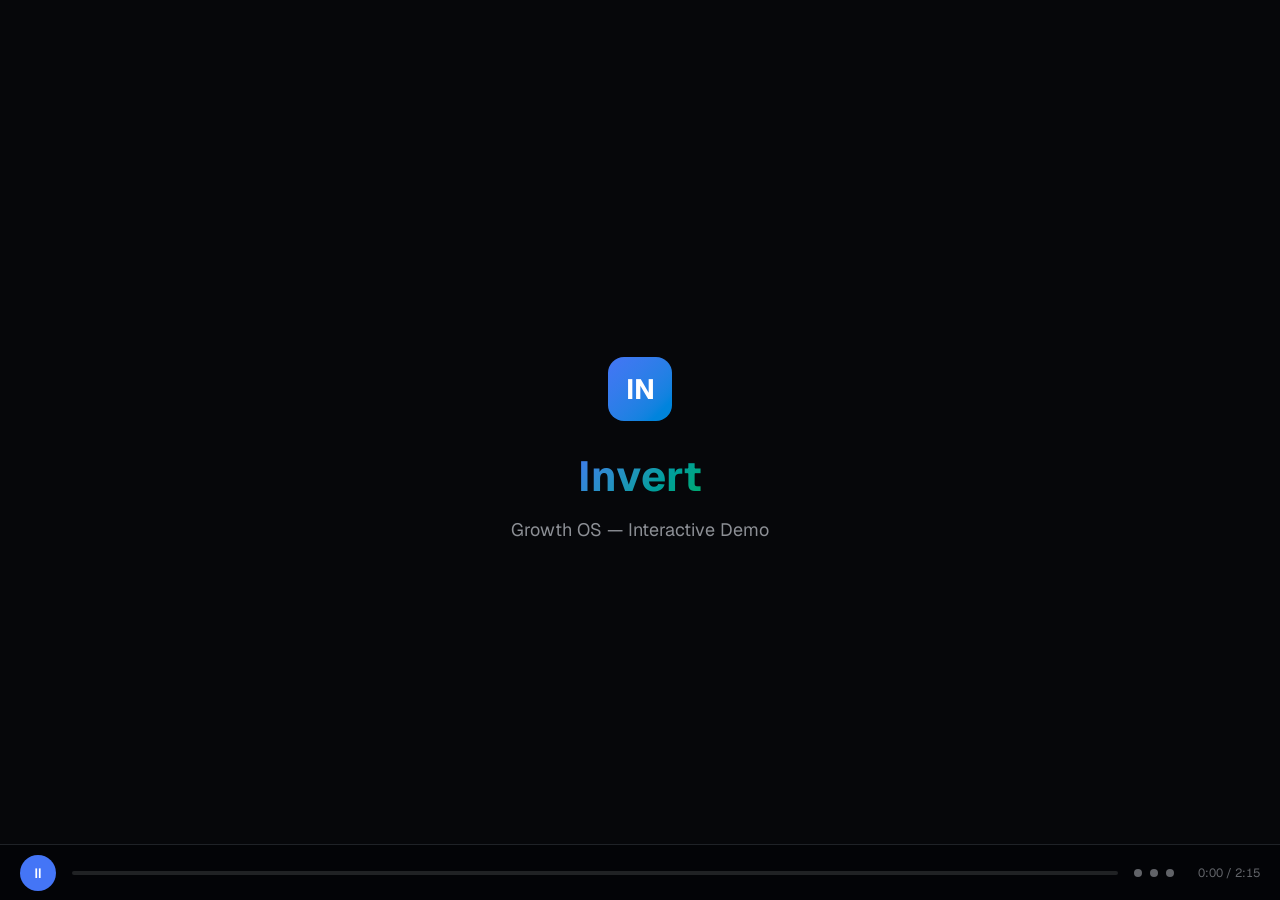
<file: demo.html>
<!DOCTYPE html>
<html lang="en">
<head>
<meta charset="UTF-8">
<meta name="viewport" content="width=device-width, initial-scale=1.0">
<meta name="robots" content="noindex, nofollow">
<title>Invert — Growth OS Demo</title>
<link rel="icon" href="data:image/svg+xml,<svg xmlns='http://www.w3.org/2000/svg' viewBox='0 0 100 100'><text y='.9em' font-size='90'>⬡</text></svg>">
<meta property="og:title" content="Invert — Growth OS Demo">
<meta property="og:description" content="Interactive demo: pricing intelligence, content optimization, and stockout detection for pharma brands.">
<meta property="og:image" content="https://invert.se/og-image.png">
<meta property="og:image:width" content="1200">
<meta property="og:image:height" content="630">
<meta property="og:url" content="https://invert.se/demo.html">
<meta property="og:type" content="website">
<meta property="og:site_name" content="Invert">
<meta name="twitter:card" content="summary_large_image">
<meta name="twitter:title" content="Invert — Growth OS Demo">
<meta name="twitter:description" content="Interactive demo: pricing intelligence, content optimization, and stockout detection for pharma brands.">
<meta name="twitter:image" content="https://invert.se/og-image.png">
<link rel="preconnect" href="https://fonts.googleapis.com">
<link href="https://fonts.googleapis.com/css2?family=Geist:wght@300;400;500;600;700&display=swap" rel="stylesheet">
<style>
/* ========== RESET & BASE ========== */
*, *::before, *::after { box-sizing: border-box; margin: 0; padding: 0; }

:root {
  --bg-deep: oklch(0.130 0.008 265);
  --bg-card: oklch(0.175 0.010 265);
  --bg-card-hover: oklch(0.200 0.012 265);
  --bg-sidebar: oklch(0.110 0.010 265);
  --border: oklch(0.250 0.010 265);
  --text-primary: oklch(0.920 0.005 265);
  --text-secondary: oklch(0.650 0.010 265);
  --text-muted: oklch(0.500 0.008 265);
  --purple: oklch(0.600 0.200 265);
  --purple-dim: oklch(0.400 0.120 265);
  --emerald: oklch(0.650 0.170 155);
  --emerald-dim: oklch(0.350 0.080 155);
  --red: oklch(0.600 0.200 25);
  --red-dim: oklch(0.300 0.080 25);
  --amber: oklch(0.700 0.160 80);
  --amber-dim: oklch(0.350 0.080 80);
  --orange: oklch(0.650 0.180 55);
  --orange-dim: oklch(0.350 0.090 55);
  --blue: oklch(0.600 0.160 245);
  --blue-dim: oklch(0.300 0.080 245);
  --font: 'Geist', -apple-system, BlinkMacSystemFont, sans-serif;
}

html, body {
  width: 100%; height: 100%;
  overflow: hidden;
  background: var(--bg-deep);
  color: var(--text-primary);
  font-family: var(--font);
  font-size: 14px;
  line-height: 1.5;
}

/* ========== LAYOUT ========== */
#demo-viewport {
  position: relative;
  width: 100vw;
  height: 100vh;
  overflow: hidden;
}

/* ========== TITLE OVERLAY ========== */
#title-overlay {
  position: absolute;
  inset: 0;
  z-index: 100;
  background: var(--bg-deep);
  display: flex;
  flex-direction: column;
  align-items: center;
  justify-content: center;
  opacity: 1;
  transition: opacity 0.8s ease;
}
#title-overlay.hidden { opacity: 0; pointer-events: none; }
#title-overlay .logo-icon {
  width: 64px; height: 64px;
  border-radius: 16px;
  background: linear-gradient(135deg, var(--purple), var(--blue));
  margin-bottom: 24px;
  display: flex; align-items: center; justify-content: center;
  font-size: 28px; font-weight: 700; color: white;
}
#title-overlay h1 {
  font-size: 42px; font-weight: 700;
  background: linear-gradient(135deg, var(--purple), var(--emerald));
  -webkit-background-clip: text; -webkit-text-fill-color: transparent;
  margin-bottom: 8px;
}
#title-overlay .subtitle {
  font-size: 18px; color: var(--text-secondary);
  font-weight: 400;
}

/* ========== CTA OVERLAY ========== */
#cta-overlay {
  position: absolute;
  inset: 0;
  z-index: 100;
  background: var(--bg-deep);
  display: flex;
  flex-direction: column;
  align-items: center;
  justify-content: center;
  opacity: 0;
  pointer-events: none;
  transition: opacity 0.8s ease;
}
#cta-overlay.visible { opacity: 1; pointer-events: auto; }
#cta-overlay h2 {
  font-size: 36px; font-weight: 700;
  color: var(--text-primary);
  margin-bottom: 12px;
}
#cta-overlay .cta-sub {
  font-size: 18px; color: var(--text-secondary);
  margin-bottom: 32px;
  max-width: 560px;
  text-align: center;
}
#cta-overlay .cta-btn {
  padding: 14px 36px;
  border-radius: 12px;
  background: linear-gradient(135deg, var(--purple), var(--blue));
  color: white;
  font-size: 16px;
  font-weight: 600;
  border: none;
  cursor: pointer;
  transition: transform 0.2s;
}
#cta-overlay .cta-btn:hover { transform: scale(1.05); }
#cta-overlay .replay-btn {
  margin-top: 16px;
  padding: 10px 24px;
  border-radius: 8px;
  background: transparent;
  border: 1px solid var(--border);
  color: var(--text-secondary);
  font-size: 14px;
  cursor: pointer;
}

/* ========== SCENE TITLE CARD ========== */
#scene-title-card {
  position: absolute;
  inset: 0;
  z-index: 90;
  background: var(--bg-deep);
  display: flex;
  flex-direction: column;
  align-items: center;
  justify-content: center;
  opacity: 0;
  pointer-events: none;
  transition: opacity 0.5s ease;
}
#scene-title-card.visible { opacity: 1; }
#scene-title-card .scene-num {
  font-size: 14px; font-weight: 600;
  color: var(--purple);
  text-transform: uppercase;
  letter-spacing: 3px;
  margin-bottom: 12px;
}
#scene-title-card .scene-name {
  font-size: 32px; font-weight: 700;
  color: var(--text-primary);
  margin-bottom: 8px;
}
#scene-title-card .scene-desc {
  font-size: 16px;
  color: var(--text-secondary);
  max-width: 500px;
  text-align: center;
}

/* ========== APP SHELL ========== */
#app-shell {
  display: flex;
  width: 100%;
  height: calc(100% - 56px);
  opacity: 0;
  transition: opacity 0.5s ease;
}
#app-shell.visible { opacity: 1; }

/* ========== SIDEBAR ========== */
#sidebar {
  width: 220px;
  min-width: 220px;
  background: var(--bg-sidebar);
  border-right: 1px solid var(--border);
  display: flex;
  flex-direction: column;
  padding: 16px 0;
}
.sidebar-logo {
  display: flex;
  align-items: center;
  gap: 10px;
  padding: 0 16px 20px;
  border-bottom: 1px solid var(--border);
  margin-bottom: 12px;
}
.sidebar-logo .logo-sq {
  width: 32px; height: 32px;
  border-radius: 8px;
  background: linear-gradient(135deg, var(--purple), var(--blue));
  display: flex; align-items: center; justify-content: center;
  font-weight: 700; font-size: 14px; color: white;
}
.sidebar-logo span {
  font-weight: 600; font-size: 15px;
  color: var(--text-primary);
}
.nav-section {
  padding: 8px 12px 4px;
  font-size: 11px;
  font-weight: 600;
  text-transform: uppercase;
  letter-spacing: 1.5px;
  color: var(--text-muted);
}
.nav-item {
  display: flex;
  align-items: center;
  gap: 10px;
  padding: 9px 16px;
  margin: 1px 8px;
  border-radius: 8px;
  color: var(--text-secondary);
  font-size: 13.5px;
  font-weight: 500;
  cursor: pointer;
  transition: all 0.2s;
  position: relative;
}
.nav-item:hover { background: var(--bg-card); color: var(--text-primary); }
.nav-item.active {
  background: oklch(0.200 0.020 265);
  color: var(--text-primary);
}
.nav-item.active::before {
  content: '';
  position: absolute;
  left: -8px;
  top: 50%;
  transform: translateY(-50%);
  width: 3px;
  height: 20px;
  border-radius: 2px;
  background: var(--purple);
}
.nav-icon {
  width: 18px;
  height: 18px;
  display: flex;
  align-items: center;
  justify-content: center;
  font-size: 14px;
  opacity: 0.8;
}

/* ========== IMPACT BAR (top) ========== */
#impact-bar {
  width: 100%;
  height: 44px;
  background: var(--bg-sidebar);
  border-bottom: 1px solid var(--border);
  display: flex;
  align-items: center;
  padding: 0 24px;
  gap: 20px;
}
.impact-chip {
  display: flex;
  align-items: center;
  gap: 6px;
  font-size: 12px;
  color: var(--text-secondary);
}
.impact-chip .chip-val {
  font-weight: 600;
  color: var(--text-primary);
}
.impact-chip .chip-dot {
  width: 6px; height: 6px;
  border-radius: 50%;
}

/* ========== CONTENT AREA ========== */
#content-area {
  flex: 1;
  overflow: hidden;
  position: relative;
}
.screen {
  position: absolute;
  inset: 0;
  padding: 24px 28px;
  opacity: 0;
  pointer-events: none;
  transition: opacity 0.4s ease;
  overflow-y: auto;
}
.screen.active {
  opacity: 1;
  pointer-events: auto;
}

/* ========== PAGE HEADERS ========== */
.page-header { margin-bottom: 20px; }
.page-header h2 { font-size: 22px; font-weight: 700; margin-bottom: 4px; }
.page-header p { font-size: 13px; color: var(--text-secondary); }

/* ========== TABS ========== */
.tabs {
  display: flex;
  gap: 4px;
  border-bottom: 1px solid var(--border);
  margin-bottom: 20px;
}
.tab {
  padding: 8px 16px;
  font-size: 13px;
  font-weight: 500;
  color: var(--text-muted);
  cursor: pointer;
  border-bottom: 2px solid transparent;
  transition: all 0.2s;
}
.tab.active { color: var(--text-primary); border-bottom-color: var(--purple); }
.tab:hover { color: var(--text-secondary); }

/* ========== KPI CARDS ========== */
.kpi-grid {
  display: grid;
  grid-template-columns: repeat(auto-fit, minmax(180px, 1fr));
  gap: 12px;
  margin-bottom: 20px;
}
.kpi-card {
  background: var(--bg-card);
  border: 1px solid var(--border);
  border-radius: 10px;
  padding: 16px;
  position: relative;
  overflow: hidden;
  transition: all 0.3s;
}
.kpi-card::before {
  content: '';
  position: absolute;
  left: 0; top: 0; bottom: 0;
  width: 3px;
}
.kpi-card.purple::before { background: var(--purple); }
.kpi-card.emerald::before { background: var(--emerald); }
.kpi-card.red::before { background: var(--red); }
.kpi-card.amber::before { background: var(--amber); }
.kpi-card.blue::before { background: var(--blue); }
.kpi-card.orange::before { background: var(--orange); }
.kpi-label {
  font-size: 11.5px; font-weight: 500; color: var(--text-muted);
  text-transform: uppercase; letter-spacing: 0.5px; margin-bottom: 6px;
}
.kpi-value { font-size: 26px; font-weight: 700; margin-bottom: 2px; }
.kpi-trend { font-size: 12px; font-weight: 500; }
.kpi-trend.up { color: var(--emerald); }
.kpi-trend.down { color: var(--red); }
.kpi-trend.neutral { color: var(--text-muted); }

/* ========== BADGES ========== */
.badge {
  display: inline-flex; align-items: center;
  padding: 3px 10px; border-radius: 20px;
  font-size: 11.5px; font-weight: 600;
}
.badge-emerald { background: var(--emerald-dim); color: var(--emerald); }
.badge-red { background: var(--red-dim); color: var(--red); }
.badge-amber { background: var(--amber-dim); color: var(--amber); }
.badge-orange { background: var(--orange-dim); color: var(--orange); }
.badge-blue { background: var(--blue-dim); color: var(--blue); }
.badge-purple { background: var(--purple-dim); color: var(--purple); }
.badge-gray { background: oklch(0.250 0.005 265); color: var(--text-secondary); }

/* ========== DATA TABLES ========== */
.data-table { width: 100%; border-collapse: collapse; font-size: 13px; }
.data-table th {
  text-align: left; padding: 10px 12px; font-weight: 600; font-size: 11.5px;
  text-transform: uppercase; letter-spacing: 0.5px; color: var(--text-muted);
  border-bottom: 1px solid var(--border); white-space: nowrap;
}
.data-table td {
  padding: 10px 12px; border-bottom: 1px solid oklch(0.200 0.005 265);
  color: var(--text-secondary);
}
.data-table tr { transition: background 0.2s; }
.data-table tbody tr:hover { background: var(--bg-card); }
.data-table .text-primary { color: var(--text-primary); font-weight: 500; }
.data-table .text-emerald { color: var(--emerald); }
.data-table .text-red { color: var(--red); }
.data-table .text-amber { color: var(--amber); }

/* ========== CARDS ========== */
.card {
  background: var(--bg-card); border: 1px solid var(--border);
  border-radius: 10px; padding: 16px; margin-bottom: 12px; transition: all 0.3s;
}
.card.highlight-emerald { border-color: var(--emerald); box-shadow: 0 0 20px oklch(0.400 0.100 155 / 0.15); }
.card.highlight-red { border-color: var(--red); box-shadow: 0 0 20px oklch(0.400 0.100 25 / 0.15); }
.card.highlight-purple { border-color: var(--purple); box-shadow: 0 0 20px oklch(0.400 0.100 265 / 0.15); }
.card-title { font-size: 14px; font-weight: 600; margin-bottom: 8px; display: flex; align-items: center; gap: 8px; }
.card-meta { font-size: 12px; color: var(--text-muted); }

/* ========== BUTTONS ========== */
.btn {
  display: inline-flex; align-items: center; gap: 6px;
  padding: 8px 18px; border-radius: 8px; font-size: 13px;
  font-weight: 600; border: none; cursor: pointer; transition: all 0.2s;
}
.btn-purple { background: var(--purple); color: white; }
.btn-purple:hover { filter: brightness(1.1); }
.btn-outline { background: transparent; border: 1px solid var(--border); color: var(--text-secondary); }

/* ========== ANIMATED CURSOR ========== */
#demo-cursor {
  position: absolute; z-index: 200; width: 20px; height: 20px;
  pointer-events: none;
  transition: left 0.8s cubic-bezier(0.4, 0, 0.2, 1), top 0.8s cubic-bezier(0.4, 0, 0.2, 1);
  opacity: 0;
}
#demo-cursor .cursor-dot {
  width: 20px; height: 20px; border-radius: 50%; background: white;
  opacity: 0.9; box-shadow: 0 0 12px rgba(255,255,255,0.4), 0 0 24px rgba(255,255,255,0.15);
  position: relative;
}
#demo-cursor .cursor-trail {
  position: absolute; width: 32px; height: 32px; border-radius: 50%;
  border: 2px solid rgba(255,255,255,0.15); top: -6px; left: -6px;
  transition: transform 0.3s;
}
#demo-cursor.clicking .cursor-dot { transform: scale(0.7); }

.click-ripple {
  position: absolute; z-index: 199; width: 40px; height: 40px;
  border-radius: 50%; border: 2px solid var(--purple);
  pointer-events: none; animation: ripple-expand 0.6s ease-out forwards;
}
@keyframes ripple-expand {
  0% { transform: translate(-50%, -50%) scale(0.3); opacity: 1; }
  100% { transform: translate(-50%, -50%) scale(2.5); opacity: 0; }
}

.el-highlight { position: relative; }
.el-highlight::after {
  content: ''; position: absolute; inset: -3px; border-radius: 8px;
  border: 2px solid var(--purple); opacity: 0;
  animation: pulse-glow 1.5s ease-in-out; pointer-events: none;
}
@keyframes pulse-glow {
  0% { opacity: 0; } 30% { opacity: 1; } 70% { opacity: 1; } 100% { opacity: 0; }
}

/* ========== NARRATION BAR ========== */
#narration-bar {
  position: absolute; bottom: 72px; left: 50%; transform: translateX(-50%);
  z-index: 150; background: oklch(0.100 0.008 265 / 0.92);
  backdrop-filter: blur(12px); border: 1px solid var(--border);
  border-radius: 12px; padding: 12px 24px;
  max-width: 640px; min-width: 200px; text-align: center;
  font-size: 14.5px; font-weight: 400; color: var(--text-primary);
  line-height: 1.6; opacity: 0; transition: opacity 0.3s ease; pointer-events: none;
}
#narration-bar.visible { opacity: 1; }
#narration-bar .typewriter-cursor {
  display: inline-block; width: 2px; height: 1em; background: var(--purple);
  margin-left: 2px; animation: blink 0.8s step-end infinite; vertical-align: text-bottom;
}
@keyframes blink { 50% { opacity: 0; } }

/* ========== CONTROLS BAR ========== */
#controls-bar {
  position: absolute; bottom: 0; left: 0; right: 0; height: 56px; z-index: 160;
  background: var(--bg-sidebar); border-top: 1px solid var(--border);
  display: flex; align-items: center; padding: 0 20px; gap: 16px;
}
#play-pause-btn {
  width: 36px; height: 36px; border-radius: 50%; background: var(--purple);
  border: none; color: white; font-size: 14px; cursor: pointer;
  display: flex; align-items: center; justify-content: center;
  transition: transform 0.15s; flex-shrink: 0;
}
#play-pause-btn:hover { transform: scale(1.1); }
#progress-container {
  flex: 1; height: 4px; background: oklch(0.250 0.005 265);
  border-radius: 2px; cursor: pointer; position: relative;
}
#progress-fill {
  height: 100%; border-radius: 2px; background: var(--purple);
  width: 0%; transition: width 0.3s;
}
.scene-dots { display: flex; gap: 8px; align-items: center; }
.scene-dot {
  width: 8px; height: 8px; border-radius: 50%; background: var(--text-muted);
  cursor: pointer; transition: all 0.2s;
}
.scene-dot.active { background: var(--purple); transform: scale(1.3); }
.scene-dot.completed { background: var(--emerald); }
#time-display {
  font-size: 12px; color: var(--text-muted); font-variant-numeric: tabular-nums;
  min-width: 70px; text-align: right;
}

/* ========== STAGGER ANIMATIONS ========== */
.anim-fade-up {
  opacity: 0; transform: translateY(16px);
  transition: opacity 0.4s ease, transform 0.4s ease;
}
.anim-fade-up.visible { opacity: 1; transform: translateY(0); }

/* ========== RADAR CHART ========== */
.radar-container { display: flex; align-items: center; gap: 32px; margin-bottom: 20px; }
.radar-legend { display: flex; flex-direction: column; gap: 8px; }
.radar-legend-item { display: flex; align-items: center; gap: 8px; font-size: 13px; color: var(--text-secondary); }
.radar-legend-dot { width: 10px; height: 10px; border-radius: 50%; }

/* ========== BAR CHART ========== */
.bar-chart { display: flex; align-items: flex-end; gap: 16px; height: 160px; padding: 0 8px; margin-bottom: 8px; }
.bar-col { flex: 1; display: flex; flex-direction: column; align-items: center; gap: 6px; height: 100%; justify-content: flex-end; }
.bar-fill { width: 100%; max-width: 48px; border-radius: 4px 4px 0 0; transition: height 0.6s ease; }
.bar-label { font-size: 11px; color: var(--text-muted); text-align: center; white-space: nowrap; }
.bar-value { font-size: 11px; font-weight: 600; color: var(--text-secondary); }

/* ========== TEXT STYLES ========== */
.text-strike { text-decoration: line-through; color: var(--text-muted); }
.text-suggestion { color: var(--emerald); font-weight: 500; }

/* ========== APPROVE BUTTON STATES ========== */
.btn-approve {
  background: var(--emerald); color: white; padding: 6px 16px;
  border-radius: 8px; font-size: 12px; font-weight: 600;
  border: none; cursor: pointer; transition: all 0.3s;
}
.btn-approve.glow {
  box-shadow: 0 0 16px var(--emerald), 0 0 32px oklch(0.500 0.120 155 / 0.3);
  animation: btn-pulse 1.5s ease-in-out infinite;
}
@keyframes btn-pulse {
  0%, 100% { box-shadow: 0 0 16px var(--emerald), 0 0 32px oklch(0.500 0.120 155 / 0.3); }
  50% { box-shadow: 0 0 24px var(--emerald), 0 0 48px oklch(0.500 0.120 155 / 0.4); }
}
.btn-approved {
  background: var(--emerald-dim); color: var(--emerald); padding: 6px 16px;
  border-radius: 8px; font-size: 12px; font-weight: 600; border: none;
}

/* ========== KPI PULSE ========== */
.kpi-card.pulse-red { animation: card-pulse-red 1.5s ease-in-out infinite; }
@keyframes card-pulse-red {
  0%, 100% { box-shadow: 0 0 0 transparent; }
  50% { box-shadow: 0 0 20px oklch(0.400 0.120 25 / 0.25); }
}
.kpi-card.pulse-emerald { animation: card-pulse-emerald 1.5s ease-in-out infinite; }
@keyframes card-pulse-emerald {
  0%, 100% { box-shadow: 0 0 0 transparent; }
  50% { box-shadow: 0 0 20px oklch(0.400 0.100 155 / 0.25); }
}

/* ========== SUMMARY CARDS ROW ========== */
.summary-row { display: flex; gap: 12px; margin-bottom: 20px; }
.summary-card {
  background: var(--bg-card); border: 1px solid var(--border);
  border-radius: 10px; padding: 14px 18px; flex: 1;
}
.summary-card .sc-label {
  font-size: 11px; color: var(--text-muted);
  text-transform: uppercase; letter-spacing: 0.5px; margin-bottom: 4px;
}
.summary-card .sc-value { font-size: 22px; font-weight: 700; }
</style>
</head>
<body>
<div id="demo-viewport">

  <!-- ===== TITLE OVERLAY ===== -->
  <div id="title-overlay">
    <div class="logo-icon">IN</div>
    <h1>Invert</h1>
    <div class="subtitle">Growth OS — Interactive Demo</div>
  </div>

  <!-- ===== SCENE TITLE CARD ===== -->
  <div id="scene-title-card">
    <div class="scene-num" id="stc-num"></div>
    <div class="scene-name" id="stc-name"></div>
    <div class="scene-desc" id="stc-desc"></div>
  </div>

  <!-- ===== CTA OVERLAY ===== -->
  <div id="cta-overlay">
    <h2>Ready to see your data?</h2>
    <div class="cta-sub">Invert delivers pricing, content, and operations intelligence for pharma brands — all in one platform.</div>
    <button class="cta-btn" onclick="window.open('mailto:hello@invert.se','_blank')">Get in Touch</button>
    <button class="replay-btn" onclick="demo.restart()">&#x21BB; Replay Demo</button>
  </div>

  <!-- ===== IMPACT BAR ===== -->
  <div id="impact-bar">
    <div class="impact-chip"><span class="chip-dot" style="background:var(--emerald)"></span> Price Index <span class="chip-val">0.96</span></div>
    <div class="impact-chip"><span class="chip-dot" style="background:var(--blue)"></span> Content Score <span class="chip-val">71%</span></div>
    <div class="impact-chip"><span class="chip-dot" style="background:var(--red)"></span> Active OOS <span class="chip-val">4</span></div>
    <div class="impact-chip"><span class="chip-dot" style="background:var(--amber)"></span> Open Actions <span class="chip-val">14</span></div>
  </div>

  <!-- ===== APP SHELL ===== -->
  <div id="app-shell">
    <!-- SIDEBAR -->
    <div id="sidebar">
      <div class="sidebar-logo">
        <div class="logo-sq">IN</div>
        <span>Invert</span>
      </div>
      <div class="nav-section">Overview</div>
      <div class="nav-item active" data-nav="dashboard">
        <span class="nav-icon">&#x25C9;</span> Dashboard
      </div>
      <div class="nav-section">Intelligence</div>
      <div class="nav-item" data-nav="pricing">
        <span class="nav-icon">&#x25C8;</span> Pricing
      </div>
      <div class="nav-item" data-nav="content">
        <span class="nav-icon">&#x25C7;</span> Content
      </div>
      <div class="nav-item" data-nav="operations">
        <span class="nav-icon">&#x25CE;</span> Operations
      </div>
      <div class="nav-section">Execution</div>
      <div class="nav-item" data-nav="actions">
        <span class="nav-icon">&#x26A1;</span> Actions
      </div>
      <div class="nav-item" data-nav="finance">
        <span class="nav-icon">&#x25C6;</span> Finance
      </div>
    </div>

    <!-- CONTENT AREA -->
    <div id="content-area">

      <!-- ==================== SCREEN: Dashboard ==================== -->
      <div class="screen" id="screen-dashboard">
        <div class="page-header">
          <h2>Command Center</h2>
          <p>Portfolio overview across all monitored pharmacy retailers</p>
        </div>
        <div class="kpi-grid">
          <div class="kpi-card emerald" id="kpi-price-index">
            <div class="kpi-label">Prisposition (Index)</div>
            <div class="kpi-value" style="color:var(--emerald)">0.96</div>
            <div class="kpi-trend up">&uarr; 0.01 vs last week</div>
          </div>
          <div class="kpi-card blue">
            <div class="kpi-label">Content Score</div>
            <div class="kpi-value" style="color:var(--blue)">71%</div>
            <div class="kpi-trend up">&uarr; 4pts this month</div>
          </div>
          <div class="kpi-card red">
            <div class="kpi-label">Active OOS</div>
            <div class="kpi-value" style="color:var(--red)">4</div>
            <div class="kpi-trend down">&uarr; 2 since yesterday</div>
          </div>
          <div class="kpi-card amber">
            <div class="kpi-label">Open Actions</div>
            <div class="kpi-value" style="color:var(--amber)">14</div>
            <div class="kpi-trend neutral">5 high priority</div>
          </div>
          <div class="kpi-card purple">
            <div class="kpi-label">Revenue at Risk</div>
            <div class="kpi-value" style="color:var(--purple)">38k SEK</div>
            <div class="kpi-trend down">&uarr; 6k vs last month</div>
          </div>
          <div class="kpi-card emerald">
            <div class="kpi-label">Monitored SKUs</div>
            <div class="kpi-value">243</div>
            <div class="kpi-trend neutral">Across 5 pharmacies</div>
          </div>
        </div>
        <div class="card">
          <div class="card-title">Recent Alerts</div>
          <table class="data-table">
            <thead><tr><th>Time</th><th>Type</th><th>Product</th><th>Detail</th></tr></thead>
            <tbody>
              <tr><td>2h ago</td><td><span class="badge badge-red">Price Drop</span></td><td class="text-primary">Omega-3 Premium 1000mg</td><td>Apotea -14%</td></tr>
              <tr><td>4h ago</td><td><span class="badge badge-red">OOS</span></td><td class="text-primary">Magnesium 400mg</td><td>Apotek Hj&auml;rtat &mdash; since 03:20</td></tr>
              <tr><td>6h ago</td><td><span class="badge badge-blue">Content</span></td><td class="text-primary">Vitamin D3 2000IE</td><td>Description mismatch detected</td></tr>
              <tr><td>1d ago</td><td><span class="badge badge-amber">Action</span></td><td class="text-primary">Zink + C Komplex</td><td>Decision pending approval</td></tr>
            </tbody>
          </table>
        </div>
      </div>

      <!-- ==================== SCREEN: Pricing - Matrix ==================== -->
      <div class="screen" id="screen-pricing-matrix">
        <div class="page-header">
          <h2>Pricing Intelligence</h2>
          <p>Cross-pharmacy price comparison and monitoring</p>
        </div>
        <div class="tabs">
          <div class="tab active" data-tab="matrix">Price Matrix</div>
          <div class="tab" data-tab="watch" id="tab-price-watch">Price Watch</div>
          <div class="tab" data-tab="history">History</div>
        </div>
        <table class="data-table" id="price-matrix-table">
          <thead>
            <tr>
              <th>Product</th>
              <th>RRP</th>
              <th>Apotea</th>
              <th>Apotek Hj&auml;rtat</th>
              <th>Kronans Apotek</th>
              <th>DOZ Apotek</th>
              <th>Index</th>
            </tr>
          </thead>
          <tbody>
            <tr class="anim-fade-up">
              <td class="text-primary">Omega-3 Premium 1000mg</td>
              <td>349 kr</td>
              <td style="color:var(--emerald)">329 kr</td>
              <td style="color:var(--emerald)">349 kr</td>
              <td style="color:var(--emerald)">339 kr</td>
              <td style="color:var(--red)" id="cell-red-price">279 kr</td>
              <td><span class="badge badge-amber">0.91</span></td>
            </tr>
            <tr class="anim-fade-up">
              <td class="text-primary">Magnesium 400mg</td>
              <td>189 kr</td>
              <td style="color:var(--emerald)">179 kr</td>
              <td style="color:var(--emerald)">189 kr</td>
              <td style="color:var(--emerald)">185 kr</td>
              <td style="color:var(--emerald)">182 kr</td>
              <td><span class="badge badge-emerald">0.98</span></td>
            </tr>
            <tr class="anim-fade-up">
              <td class="text-primary">Vitamin D3 2000IE</td>
              <td>159 kr</td>
              <td style="color:var(--emerald)">149 kr</td>
              <td style="color:var(--amber)">129 kr</td>
              <td style="color:var(--emerald)">155 kr</td>
              <td style="color:var(--emerald)">152 kr</td>
              <td><span class="badge badge-emerald">0.96</span></td>
            </tr>
            <tr class="anim-fade-up">
              <td class="text-primary">Zink + C Komplex</td>
              <td>129 kr</td>
              <td style="color:var(--emerald)">119 kr</td>
              <td style="color:var(--emerald)">129 kr</td>
              <td style="color:var(--red)">89 kr</td>
              <td style="color:var(--emerald)">125 kr</td>
              <td><span class="badge badge-amber">0.90</span></td>
            </tr>
            <tr class="anim-fade-up">
              <td class="text-primary">Probiotika Plus</td>
              <td>279 kr</td>
              <td style="color:var(--emerald)">269 kr</td>
              <td style="color:var(--emerald)">279 kr</td>
              <td style="color:var(--emerald)">275 kr</td>
              <td style="color:var(--emerald)">272 kr</td>
              <td><span class="badge badge-emerald">0.99</span></td>
            </tr>
          </tbody>
        </table>
      </div>

      <!-- ==================== SCREEN: Pricing - Watch ==================== -->
      <div class="screen" id="screen-pricing-watch">
        <div class="page-header">
          <h2>Pricing Intelligence</h2>
          <p>Cross-pharmacy price comparison and monitoring</p>
        </div>
        <div class="tabs">
          <div class="tab" data-tab="matrix">Price Matrix</div>
          <div class="tab active" data-tab="watch">Price Watch</div>
          <div class="tab" data-tab="history">History</div>
        </div>
        <div class="kpi-grid" style="grid-template-columns: repeat(3, 1fr); margin-bottom: 16px;">
          <div class="kpi-card red">
            <div class="kpi-label">Price Drops (7d)</div>
            <div class="kpi-value" style="color:var(--red)">8</div>
            <div class="kpi-trend down">&uarr; 4 vs prior week</div>
          </div>
          <div class="kpi-card emerald">
            <div class="kpi-label">Price Increases</div>
            <div class="kpi-value" style="color:var(--emerald)">3</div>
            <div class="kpi-trend neutral">Stable</div>
          </div>
          <div class="kpi-card amber">
            <div class="kpi-label">Index Drift</div>
            <div class="kpi-value" style="color:var(--amber)">-0.04</div>
            <div class="kpi-trend down">Trending down</div>
          </div>
        </div>
        <div class="card highlight-emerald" id="price-drop-card" style="border-color: var(--red);">
          <div class="card-title"><span class="badge badge-red">Competitor Price Drop</span></div>
          <div style="display:flex; justify-content:space-between; align-items:center; margin-top:8px;">
            <div>
              <div style="font-weight:600; font-size:15px; color:var(--text-primary)">Omega-3 Premium 1000mg &mdash; Apotea</div>
              <div style="font-size:13px; color:var(--text-muted); margin-top:4px;">325 kr &rarr; <span style="color:var(--red); font-weight:600;">279 kr</span> <span class="badge badge-red" style="margin-left:6px;">-14%</span></div>
              <div style="font-size:12px; color:var(--text-muted); margin-top:4px;">Detected 2h ago &middot; Impact: Your price is now 25% above competitor</div>
            </div>
            <button class="btn btn-outline" style="white-space:nowrap;">View Details &rarr;</button>
          </div>
        </div>
        <div class="card">
          <div class="card-title">Other Recent Changes</div>
          <table class="data-table">
            <thead><tr><th>Product</th><th>Retailer</th><th>Change</th><th>New Price</th><th>When</th></tr></thead>
            <tbody>
              <tr><td class="text-primary">Vitamin D3 2000IE</td><td>Apotek Hj&auml;rtat</td><td class="text-red">-19%</td><td>129 kr</td><td>1d ago</td></tr>
              <tr><td class="text-primary">Zink + C Komplex</td><td>Kronans Apotek</td><td class="text-red">-31%</td><td>89 kr</td><td>3d ago</td></tr>
              <tr><td class="text-primary">Probiotika Plus</td><td>DOZ Apotek</td><td class="text-emerald">+2%</td><td>272 kr</td><td>5d ago</td></tr>
            </tbody>
          </table>
        </div>
      </div>

      <!-- ==================== SCREEN: Actions - Situations ==================== -->
      <div class="screen" id="screen-actions-situations">
        <div class="page-header">
          <h2>Actions</h2>
          <p>System-generated situations and decision recommendations</p>
        </div>
        <div class="tabs">
          <div class="tab active" data-tab="situations">Situations</div>
          <div class="tab" data-tab="decisions" id="tab-decisions">Decisions</div>
          <div class="tab" data-tab="history">History</div>
        </div>
        <div class="card highlight-purple" id="situation-card" style="padding:20px;">
          <div style="display:flex; justify-content:space-between; align-items:flex-start;">
            <div>
              <div style="display:flex; gap:8px; margin-bottom:10px;">
                <span class="badge badge-emerald">Pricing</span>
                <span class="badge badge-blue">Visibility</span>
              </div>
              <div style="font-size:16px; font-weight:600; color:var(--text-primary); margin-bottom:6px;">Omega-3 Premium 1000mg &mdash; Multi-Domain Alert</div>
              <div style="font-size:13px; color:var(--text-secondary); margin-bottom:12px;">Competitor undercut on Apotea combined with declining search rank on Apotek Hj&auml;rtat. Price gap widening while organic position drops.</div>
              <div style="display:flex; gap:20px;">
                <div>
                  <div style="font-size:11px; color:var(--text-muted); text-transform:uppercase;">Est. Monthly Impact</div>
                  <div style="font-size:20px; font-weight:700; color:var(--red);">~4,800 SEK/mo</div>
                </div>
                <div>
                  <div style="font-size:11px; color:var(--text-muted); text-transform:uppercase;">Affected Pharmacies</div>
                  <div style="font-size:20px; font-weight:700; color:var(--text-primary);">2</div>
                </div>
                <div>
                  <div style="font-size:11px; color:var(--text-muted); text-transform:uppercase;">Urgency</div>
                  <div style="font-size:20px; font-weight:700; color:var(--amber);">High</div>
                </div>
              </div>
            </div>
          </div>
        </div>
        <div class="card" style="opacity:0.6;">
          <div style="display:flex; gap:8px; margin-bottom:8px;">
            <span class="badge badge-red">OOS</span>
          </div>
          <div style="font-weight:600; color:var(--text-primary);">Magnesium 400mg &mdash; Out-of-Stock Alert</div>
          <div style="font-size:13px; color:var(--text-muted); margin-top:4px;">OOS on Apotek Hj&auml;rtat since 03:20. Est. daily loss: 920 SEK.</div>
        </div>
        <div class="card" style="opacity:0.4;">
          <div style="display:flex; gap:8px; margin-bottom:8px;">
            <span class="badge badge-blue">Content</span>
          </div>
          <div style="font-weight:600; color:var(--text-primary);">Vitamin D3 2000IE &mdash; Content Drift</div>
          <div style="font-size:13px; color:var(--text-muted); margin-top:4px;">Significant description drift on Kronans Apotek. SEO impact likely.</div>
        </div>
      </div>

      <!-- ==================== SCREEN: Actions - Decisions ==================== -->
      <div class="screen" id="screen-actions-decisions">
        <div class="page-header">
          <h2>Actions</h2>
          <p>System-generated situations and decision recommendations</p>
        </div>
        <div class="tabs">
          <div class="tab" data-tab="situations">Situations</div>
          <div class="tab active" data-tab="decisions">Decisions</div>
          <div class="tab" data-tab="history">History</div>
        </div>
        <div class="card" id="decision-card" style="padding:20px;">
          <div style="display:flex; justify-content:space-between; align-items:flex-start;">
            <div style="flex:1;">
              <div style="display:flex; align-items:center; gap:10px; margin-bottom:10px;">
                <span style="font-size:16px; font-weight:600; color:var(--text-primary);">Reprice Omega-3 Premium on Matas</span>
                <span class="badge badge-amber">Warning</span>
              </div>
              <div style="font-size:13px; color:var(--text-secondary); margin-bottom:12px;">Reduce RRP to match competitive pressure. Recommended new price: 299 kr (-14%). Expected recovery: ~3,600 SEK/mo in lost conversions.</div>
              <div style="display:flex; gap:16px; align-items:center; margin-bottom:12px;">
                <div><span style="font-size:11px; color:var(--text-muted);">RBI State:</span> <span class="badge badge-purple">Scale</span></div>
                <div><span style="font-size:11px; color:var(--text-muted);">Severity:</span> <span class="badge badge-amber">Warning</span></div>
                <div><span style="font-size:11px; color:var(--text-muted);">Confidence:</span> <span style="font-weight:600; color:var(--text-primary);">89%</span></div>
              </div>
            </div>
            <div style="display:flex; flex-direction:column; align-items:flex-end; gap:8px;">
              <button class="btn-approve glow" id="approve-btn">Approve</button>
              <button class="btn btn-outline" style="font-size:11px; padding:4px 12px;">Dismiss</button>
            </div>
          </div>
        </div>
        <div class="card" style="opacity:0.5; padding:20px;">
          <div style="display:flex; justify-content:space-between; align-items:center;">
            <div>
              <div style="font-weight:600; color:var(--text-primary); margin-bottom:4px;">Restock Magnesium 400mg &rarr; Apotek Hj&auml;rtat</div>
              <div style="font-size:13px; color:var(--text-muted);">Priority restock recommendation. Est. recovery: 920 SEK/day.</div>
            </div>
            <button class="btn-approve" style="opacity:0.7;">Approve</button>
          </div>
        </div>
      </div>

      <!-- ==================== SCREEN: Content - PDP Quality ==================== -->
      <div class="screen" id="screen-content-pdp">
        <div class="page-header">
          <h2>Content Intelligence</h2>
          <p>Product page quality and optimization across pharmacies</p>
        </div>
        <div class="tabs">
          <div class="tab active" data-tab="pdp">PDP Quality</div>
          <div class="tab" data-tab="copy" id="tab-copy-advisor">AI Copy Advisor</div>
          <div class="tab" data-tab="sync" id="tab-content-sync">Content Sync</div>
          <div class="tab" data-tab="atl" id="tab-atl">ATL Alignment</div>
        </div>
        <div class="radar-container">
          <svg id="radar-chart" width="280" height="280" viewBox="0 0 280 280"></svg>
          <div>
            <div class="radar-legend">
              <div class="radar-legend-item"><div class="radar-legend-dot" style="background:var(--purple)"></div> Your Portfolio</div>
              <div class="radar-legend-item"><div class="radar-legend-dot" style="background:var(--text-muted)"></div> Competitors Avg</div>
            </div>
            <div style="margin-top:16px;">
              <div style="font-size:13px; color:var(--text-muted); margin-bottom:4px;">Biggest Gap</div>
              <div style="font-size:15px; font-weight:600; color:var(--red);">Ingredient list: -26pts below avg</div>
            </div>
          </div>
        </div>
        <div class="summary-row">
          <div class="summary-card">
            <div class="sc-label">Excellent</div>
            <div class="sc-value" style="color:var(--emerald)">58</div>
          </div>
          <div class="summary-card">
            <div class="sc-label">Good</div>
            <div class="sc-value" style="color:var(--blue)">34</div>
          </div>
          <div class="summary-card">
            <div class="sc-label">Needs Improvement</div>
            <div class="sc-value" style="color:var(--amber)">11</div>
          </div>
          <div class="summary-card">
            <div class="sc-label">Critical</div>
            <div class="sc-value" style="color:var(--red)">4</div>
          </div>
        </div>
      </div>

      <!-- ==================== SCREEN: Content - AI Copy Advisor ==================== -->
      <div class="screen" id="screen-content-copy">
        <div class="page-header">
          <h2>Content Intelligence</h2>
          <p>Product page quality and optimization across pharmacies</p>
        </div>
        <div class="tabs">
          <div class="tab" data-tab="pdp">PDP Quality</div>
          <div class="tab active" data-tab="copy">AI Copy Advisor</div>
          <div class="tab" data-tab="sync">Content Sync</div>
          <div class="tab" data-tab="atl">ATL Alignment</div>
        </div>
        <div class="kpi-grid" style="grid-template-columns: repeat(3, 1fr); margin-bottom:16px;">
          <div class="kpi-card purple">
            <div class="kpi-label">Suggestions</div>
            <div class="kpi-value" style="color:var(--purple)">31</div>
            <div class="kpi-trend neutral">Across 22 products</div>
          </div>
          <div class="kpi-card orange">
            <div class="kpi-label">High Priority</div>
            <div class="kpi-value" style="color:var(--orange)">9</div>
            <div class="kpi-trend neutral">Revenue-impacting</div>
          </div>
          <div class="kpi-card emerald">
            <div class="kpi-label">Applied This Week</div>
            <div class="kpi-value" style="color:var(--emerald)">6</div>
            <div class="kpi-trend up">&uarr; 4 vs last week</div>
          </div>
        </div>
        <table class="data-table" id="copy-table">
          <thead><tr><th>Product</th><th>Field</th><th>Priority</th><th>Current &rarr; Suggested</th></tr></thead>
          <tbody>
            <tr class="anim-fade-up" id="copy-row-highlight">
              <td class="text-primary">Omega-3 Premium 1000mg</td>
              <td>Title</td>
              <td><span class="badge badge-orange">High</span></td>
              <td>
                <span class="text-strike">Great Earth Omega-3</span>
                <br><span class="text-suggestion">Great Earth Omega-3 Premium 1000mg &mdash; Norsk Fiskolja, 120 Kapslar</span>
              </td>
            </tr>
            <tr class="anim-fade-up">
              <td class="text-primary">Magnesium 400mg</td>
              <td>Description</td>
              <td><span class="badge badge-orange">High</span></td>
              <td>
                <span class="text-strike">Magnesiumtillskott 400mg tabletter.</span>
                <br><span class="text-suggestion">Great Earth Magnesium 400mg &mdash; H&ouml;gabsorberande magnesiumcitrat f&ouml;r muskler &amp; s&ouml;mn, 90 tabletter</span>
              </td>
            </tr>
            <tr class="anim-fade-up">
              <td class="text-primary">Vitamin D3 2000IE</td>
              <td>Meta Title</td>
              <td><span class="badge badge-amber">Medium</span></td>
              <td>
                <span class="text-strike">D-vitamin - Great Earth</span>
                <br><span class="text-suggestion">Great Earth Vitamin D3 2000IE &mdash; Vegetabiliska Kapslar | K&ouml;p Online</span>
              </td>
            </tr>
            <tr class="anim-fade-up">
              <td class="text-primary">Probiotika Plus</td>
              <td>Bullet Points</td>
              <td><span class="badge badge-gray">Low</span></td>
              <td>
                <span class="text-strike">Inneh&aring;ller mjölksyrabakterier.</span>
                <br><span class="text-suggestion">15 miljarder CFU per kapsel &mdash; 8 bakteriest&auml;mmar f&ouml;r daglig tarmh&auml;lsa &amp; immunf&ouml;rsvar</span>
              </td>
            </tr>
          </tbody>
        </table>
      </div>

      <!-- ==================== SCREEN: Content - Sync ==================== -->
      <div class="screen" id="screen-content-sync">
        <div class="page-header">
          <h2>Content Intelligence</h2>
          <p>Product page quality and optimization across pharmacies</p>
        </div>
        <div class="tabs">
          <div class="tab" data-tab="pdp">PDP Quality</div>
          <div class="tab" data-tab="copy">AI Copy Advisor</div>
          <div class="tab active" data-tab="sync">Content Sync</div>
          <div class="tab" data-tab="atl">ATL Alignment</div>
        </div>
        <div class="kpi-grid" style="grid-template-columns: repeat(3, 1fr); margin-bottom:16px;">
          <div class="kpi-card blue">
            <div class="kpi-label">Sync Score</div>
            <div class="kpi-value" style="color:var(--blue)">84%</div>
            <div class="kpi-trend up">&uarr; 3pts this month</div>
          </div>
          <div class="kpi-card red">
            <div class="kpi-label">Out of Sync</div>
            <div class="kpi-value" style="color:var(--red)">5</div>
            <div class="kpi-trend down">Needs attention</div>
          </div>
          <div class="kpi-card emerald">
            <div class="kpi-label">In Sync</div>
            <div class="kpi-value" style="color:var(--emerald)">38</div>
            <div class="kpi-trend neutral">Across 5 pharmacies</div>
          </div>
        </div>
        <table class="data-table">
          <thead><tr><th>Product</th><th>Pharmacy</th><th>Drift Status</th><th>Field</th><th>Last Checked</th></tr></thead>
          <tbody>
            <tr class="anim-fade-up"><td class="text-primary">Omega-3 Premium 1000mg</td><td>Apotea</td><td><span class="badge badge-red">Significant Drift</span></td><td>Description</td><td>2h ago</td></tr>
            <tr class="anim-fade-up"><td class="text-primary">Vitamin D3 2000IE</td><td>Kronans Apotek</td><td><span class="badge badge-red">Significant Drift</span></td><td>Ingredients</td><td>4h ago</td></tr>
            <tr class="anim-fade-up"><td class="text-primary">Zink + C Komplex</td><td>DOZ Apotek</td><td><span class="badge badge-amber">Minor Drift</span></td><td>Dosage Info</td><td>6h ago</td></tr>
            <tr class="anim-fade-up"><td class="text-primary">Magnesium 400mg</td><td>Matas</td><td><span class="badge badge-emerald">In Sync</span></td><td>&mdash;</td><td>1h ago</td></tr>
            <tr class="anim-fade-up"><td class="text-primary">Probiotika Plus</td><td>Apotek Hj&auml;rtat</td><td><span class="badge badge-emerald">In Sync</span></td><td>&mdash;</td><td>3h ago</td></tr>
          </tbody>
        </table>
      </div>

      <!-- ==================== SCREEN: Content - ATL Alignment ==================== -->
      <div class="screen" id="screen-content-atl">
        <div class="page-header">
          <h2>Content Intelligence</h2>
          <p>Product page quality and optimization across pharmacies</p>
        </div>
        <div class="tabs">
          <div class="tab" data-tab="pdp">PDP Quality</div>
          <div class="tab" data-tab="copy">AI Copy Advisor</div>
          <div class="tab" data-tab="sync">Content Sync</div>
          <div class="tab active" data-tab="atl">ATL Alignment</div>
        </div>
        <div class="kpi-grid" style="grid-template-columns: repeat(3, 1fr); margin-bottom:16px;">
          <div class="kpi-card emerald">
            <div class="kpi-label">Avg Coherence</div>
            <div class="kpi-value" style="color:var(--emerald)">68%</div>
            <div class="kpi-trend up">&uarr; 6pts this month</div>
          </div>
          <div class="kpi-card red">
            <div class="kpi-label">Critical Misalignment</div>
            <div class="kpi-value" style="color:var(--red)">4</div>
            <div class="kpi-trend down">Revenue at risk</div>
          </div>
          <div class="kpi-card amber">
            <div class="kpi-label">Review Needed</div>
            <div class="kpi-value" style="color:var(--amber)">6</div>
            <div class="kpi-trend neutral">Moderate gaps</div>
          </div>
        </div>
        <table class="data-table">
          <thead><tr><th>Product</th><th>Ad Message</th><th>PDP Message</th><th>Coherence</th><th>Urgency</th><th>Monthly Rev</th></tr></thead>
          <tbody>
            <tr class="anim-fade-up" id="atl-critical-row">
              <td class="text-primary">Omega-3 Premium 1000mg</td>
              <td style="font-size:12px;">"Ren norsk fiskolja"</td>
              <td style="font-size:12px;">"Omega-3-tillskott kapslar"</td>
              <td style="color:var(--red); font-weight:600;">29%</td>
              <td><span class="badge badge-red">Critical</span></td>
              <td style="font-weight:600;">22k SEK</td>
            </tr>
            <tr class="anim-fade-up">
              <td class="text-primary">Magnesium 400mg</td>
              <td style="font-size:12px;">"B&auml;ttre s&ouml;mn naturligt"</td>
              <td style="font-size:12px;">"Magnesium tabletter"</td>
              <td style="color:var(--amber); font-weight:600;">51%</td>
              <td><span class="badge badge-amber">Warning</span></td>
              <td style="font-weight:600;">14k SEK</td>
            </tr>
            <tr class="anim-fade-up">
              <td class="text-primary">Probiotika Plus</td>
              <td style="font-size:12px;">"St&auml;rk immunf&ouml;rsvaret"</td>
              <td style="font-size:12px;">"Probiotika 15 mdr CFU, 8 st&auml;mmar"</td>
              <td style="color:var(--emerald); font-weight:600;">78%</td>
              <td><span class="badge badge-emerald">Good</span></td>
              <td style="font-weight:600;">9k SEK</td>
            </tr>
            <tr class="anim-fade-up">
              <td class="text-primary">Vitamin D3 2000IE</td>
              <td style="font-size:12px;">"Solens vitamin &aring;ret runt"</td>
              <td style="font-size:12px;">"D-vitamin kapslar"</td>
              <td style="color:var(--amber); font-weight:600;">44%</td>
              <td><span class="badge badge-amber">Warning</span></td>
              <td style="font-weight:600;">11k SEK</td>
            </tr>
          </tbody>
        </table>
      </div>

      <!-- ==================== SCREEN: Operations - Live Status ==================== -->
      <div class="screen" id="screen-ops-live">
        <div class="page-header">
          <h2>Operations</h2>
          <p>Stock monitoring and out-of-stock detection across pharmacies</p>
        </div>
        <div class="tabs">
          <div class="tab active" data-tab="live">Live Status</div>
          <div class="tab" data-tab="history" id="tab-oos-history">OOS History</div>
          <div class="tab" data-tab="alerts">Alerts</div>
        </div>
        <div class="card highlight-red" id="oos-alert-card" style="padding:20px; margin-bottom:16px;">
          <div style="display:flex; justify-content:space-between; align-items:center;">
            <div>
              <div style="font-size:12px; font-weight:600; color:var(--red); text-transform:uppercase; letter-spacing:1px; margin-bottom:6px;">&#x26A0; Active Out-of-Stock</div>
              <div style="font-size:28px; font-weight:700; color:var(--text-primary);">4 <span style="font-size:14px; font-weight:400; color:var(--text-muted);">own products</span></div>
            </div>
            <div style="text-align:right;">
              <div style="font-size:12px; color:var(--text-muted);">Estimated Revenue Loss</div>
              <div style="font-size:24px; font-weight:700; color:var(--red);">3,800 SEK/day</div>
            </div>
          </div>
        </div>
        <table class="data-table">
          <thead><tr><th>Product</th><th>Pharmacy</th><th>OOS Since</th><th>Duration</th><th>Impact Tier</th><th>Est. Loss/Day</th></tr></thead>
          <tbody>
            <tr class="anim-fade-up"><td class="text-primary">Magnesium 400mg</td><td>Apotek Hj&auml;rtat</td><td>Mar 18, 03:20</td><td>14h</td><td><span class="badge badge-red">Critical</span></td><td style="color:var(--red); font-weight:600;">1,400 SEK</td></tr>
            <tr class="anim-fade-up"><td class="text-primary">Vitamin D3 2000IE</td><td>Apotea</td><td>Mar 17, 18:45</td><td>23h</td><td><span class="badge badge-red">Critical</span></td><td style="color:var(--red); font-weight:600;">1,100 SEK</td></tr>
            <tr class="anim-fade-up"><td class="text-primary">Zink + C Komplex</td><td>Kronans Apotek</td><td>Mar 17, 12:10</td><td>1d 5h</td><td><span class="badge badge-amber">High</span></td><td style="color:var(--amber); font-weight:600;">800 SEK</td></tr>
            <tr class="anim-fade-up"><td class="text-primary">Kollagen Pulver</td><td>DOZ Apotek</td><td>Mar 16, 22:00</td><td>2d 19h</td><td><span class="badge badge-amber">High</span></td><td style="color:var(--amber); font-weight:600;">500 SEK</td></tr>
          </tbody>
        </table>
      </div>

      <!-- ==================== SCREEN: Operations - OOS History ==================== -->
      <div class="screen" id="screen-ops-history">
        <div class="page-header">
          <h2>Operations</h2>
          <p>Stock monitoring and out-of-stock detection across pharmacies</p>
        </div>
        <div class="tabs">
          <div class="tab" data-tab="live">Live Status</div>
          <div class="tab active" data-tab="history">OOS History</div>
          <div class="tab" data-tab="alerts">Alerts</div>
        </div>
        <div class="summary-row">
          <div class="summary-card">
            <div class="sc-label">Total Episodes (90d)</div>
            <div class="sc-value">52</div>
          </div>
          <div class="summary-card">
            <div class="sc-label">Active OOS</div>
            <div class="sc-value" style="color:var(--red)">4</div>
          </div>
          <div class="summary-card">
            <div class="sc-label">Avg Duration</div>
            <div class="sc-value">1.8d</div>
          </div>
          <div class="summary-card">
            <div class="sc-label">Est. Total Loss</div>
            <div class="sc-value" style="color:var(--red)">146k SEK</div>
          </div>
        </div>
        <div style="margin-bottom:8px; font-size:13px; font-weight:600; color:var(--text-secondary);">Revenue Loss by Pharmacy (90d)</div>
        <div class="bar-chart" id="oos-bar-chart">
          <div class="bar-col">
            <div class="bar-value">48k</div>
            <div class="bar-fill" style="background:var(--red); height:0%;" data-target-height="78%"></div>
            <div class="bar-label">Apotek Hj&auml;rtat</div>
          </div>
          <div class="bar-col">
            <div class="bar-value">36k</div>
            <div class="bar-fill" style="background:var(--red); height:0%;" data-target-height="59%"></div>
            <div class="bar-label">Apotea</div>
          </div>
          <div class="bar-col">
            <div class="bar-value">31k</div>
            <div class="bar-fill" style="background:var(--amber); height:0%;" data-target-height="50%"></div>
            <div class="bar-label">Kronans Apotek</div>
          </div>
          <div class="bar-col">
            <div class="bar-value">22k</div>
            <div class="bar-fill" style="background:var(--amber); height:0%;" data-target-height="36%"></div>
            <div class="bar-label">DOZ Apotek</div>
          </div>
          <div class="bar-col">
            <div class="bar-value">9k</div>
            <div class="bar-fill" style="background:var(--emerald); height:0%;" data-target-height="15%"></div>
            <div class="bar-label">Matas</div>
          </div>
        </div>
      </div>

      <!-- ==================== SCREEN: Finance - Overview ==================== -->
      <div class="screen" id="screen-finance-overview">
        <div class="page-header">
          <h2>Finance</h2>
          <p>Revenue impact and opportunity analysis</p>
        </div>
        <div class="tabs">
          <div class="tab active" data-tab="overview">Financial Overview</div>
          <div class="tab" data-tab="opportunities" id="tab-revenue-opps">Revenue Opportunities</div>
        </div>
        <div class="kpi-grid">
          <div class="kpi-card emerald">
            <div class="kpi-label">Monthly Revenue</div>
            <div class="kpi-value" style="color:var(--emerald)">312k SEK</div>
            <div class="kpi-trend up">&uarr; 9% vs prior month</div>
          </div>
          <div class="kpi-card red" id="kpi-oos-loss">
            <div class="kpi-label">OOS Daily Loss</div>
            <div class="kpi-value" style="color:var(--red)">3,800 SEK</div>
            <div class="kpi-trend down">&uarr; 1,200 vs yesterday</div>
          </div>
          <div class="kpi-card purple">
            <div class="kpi-label">Price Erosion</div>
            <div class="kpi-value" style="color:var(--purple)">-5.4k SEK/mo</div>
            <div class="kpi-trend down">Competitor undercuts</div>
          </div>
          <div class="kpi-card amber">
            <div class="kpi-label">Content Impact</div>
            <div class="kpi-value" style="color:var(--amber)">-2.1k SEK/mo</div>
            <div class="kpi-trend neutral">Poor PDP quality</div>
          </div>
        </div>
        <table class="data-table">
          <thead><tr><th>Pharmacy</th><th>Monthly Rev</th><th>OOS Loss</th><th>Price Gap</th><th>Capture %</th></tr></thead>
          <tbody>
            <tr class="anim-fade-up"><td class="text-primary">Matas</td><td>104k SEK</td><td style="color:var(--emerald);">0</td><td>&mdash;</td><td><span class="badge badge-emerald">95%</span></td></tr>
            <tr class="anim-fade-up"><td class="text-primary">Apotek Hj&auml;rtat</td><td>82k SEK</td><td style="color:var(--red);">-2,300/d</td><td>-4%</td><td><span class="badge badge-amber">79%</span></td></tr>
            <tr class="anim-fade-up"><td class="text-primary">Apotea</td><td>64k SEK</td><td style="color:var(--red);">-1,100/d</td><td>-14%</td><td><span class="badge badge-red">68%</span></td></tr>
            <tr class="anim-fade-up"><td class="text-primary">Kronans Apotek</td><td>41k SEK</td><td style="color:var(--amber);">-800/d</td><td>-6%</td><td><span class="badge badge-amber">81%</span></td></tr>
            <tr class="anim-fade-up"><td class="text-primary">DOZ Apotek</td><td>21k SEK</td><td style="color:var(--amber);">-500/d</td><td>-9%</td><td><span class="badge badge-amber">85%</span></td></tr>
          </tbody>
        </table>
      </div>

      <!-- ==================== SCREEN: Finance - Revenue Opportunities ==================== -->
      <div class="screen" id="screen-finance-opportunities">
        <div class="page-header">
          <h2>Finance</h2>
          <p>Revenue impact and opportunity analysis</p>
        </div>
        <div class="tabs">
          <div class="tab" data-tab="overview">Financial Overview</div>
          <div class="tab active" data-tab="opportunities">Revenue Opportunities</div>
        </div>
        <div class="card highlight-emerald" style="padding:20px; margin-bottom:20px;">
          <div style="display:flex; justify-content:space-between; align-items:center;">
            <div>
              <div style="font-size:12px; color:var(--text-muted); text-transform:uppercase; letter-spacing:1px; margin-bottom:6px;">Total Monthly Uplift Potential</div>
              <div style="font-size:36px; font-weight:700; color:var(--emerald);">51k SEK/mo</div>
            </div>
            <div style="text-align:right;">
              <div style="font-size:12px; color:var(--text-muted);">If all actions approved</div>
              <div style="font-size:14px; color:var(--emerald); font-weight:600; margin-top:4px;">+16.3% revenue recovery</div>
            </div>
          </div>
        </div>
        <table class="data-table">
          <thead><tr><th>Opportunity</th><th>Domain</th><th>Pharmacy</th><th>Monthly Uplift</th><th>Confidence</th><th>Status</th></tr></thead>
          <tbody>
            <tr class="anim-fade-up"><td class="text-primary">Reprice Omega-3 Premium</td><td><span class="badge badge-emerald">Pricing</span></td><td>Matas</td><td style="color:var(--emerald); font-weight:600;">+21,600 SEK</td><td>89%</td><td><span class="badge badge-amber">Pending</span></td></tr>
            <tr class="anim-fade-up"><td class="text-primary">Restock Magnesium 400mg</td><td><span class="badge badge-red">OOS</span></td><td>Apotek Hj&auml;rtat</td><td style="color:var(--emerald); font-weight:600;">+11,200 SEK</td><td>94%</td><td><span class="badge badge-amber">Pending</span></td></tr>
            <tr class="anim-fade-up"><td class="text-primary">Fix Omega-3 PDP Content</td><td><span class="badge badge-blue">Content</span></td><td>Apotea</td><td style="color:var(--emerald); font-weight:600;">+7,800 SEK</td><td>76%</td><td><span class="badge badge-gray">Draft</span></td></tr>
            <tr class="anim-fade-up"><td class="text-primary">Restock Vitamin D3</td><td><span class="badge badge-red">OOS</span></td><td>Apotea</td><td style="color:var(--emerald); font-weight:600;">+6,200 SEK</td><td>91%</td><td><span class="badge badge-amber">Pending</span></td></tr>
            <tr class="anim-fade-up"><td class="text-primary">Align ATL &mdash; Omega-3</td><td><span class="badge badge-blue">Content</span></td><td>All</td><td style="color:var(--emerald); font-weight:600;">+4,200 SEK</td><td>71%</td><td><span class="badge badge-gray">Draft</span></td></tr>
          </tbody>
        </table>
      </div>

    </div><!-- /content-area -->
  </div><!-- /app-shell -->

  <!-- ===== ANIMATED CURSOR ===== -->
  <div id="demo-cursor">
    <div class="cursor-trail"></div>
    <div class="cursor-dot"></div>
  </div>

  <!-- ===== NARRATION BAR ===== -->
  <div id="narration-bar">
    <span id="narration-text"></span><span class="typewriter-cursor"></span>
  </div>

  <!-- ===== CONTROLS BAR ===== -->
  <div id="controls-bar">
    <button id="play-pause-btn" title="Play/Pause (Space)">&#x25B6;</button>
    <div id="progress-container">
      <div id="progress-fill"></div>
    </div>
    <div class="scene-dots">
      <div class="scene-dot" data-scene="0" title="Scene 1"></div>
      <div class="scene-dot" data-scene="1" title="Scene 2"></div>
      <div class="scene-dot" data-scene="2" title="Scene 3"></div>
    </div>
    <div id="time-display">0:00 / 2:15</div>
  </div>

</div><!-- /demo-viewport -->

<script>
// ========== RADAR CHART (SVG) ==========
function drawRadarChart() {
  const svg = document.getElementById('radar-chart');
  if (!svg) return;
  const cx = 140, cy = 140, r = 110;
  const labels = ['Title', 'Ingredients', 'Images', 'Dosage', 'Meta', 'Claims'];
  const yours = [0.80, 0.48, 0.75, 0.72, 0.62, 0.70];
  const comp  = [0.73, 0.74, 0.70, 0.69, 0.68, 0.66];
  const n = labels.length;

  let html = '';
  for (let ring = 1; ring <= 4; ring++) {
    const rr = (r * ring) / 4;
    let pts = [];
    for (let i = 0; i < n; i++) {
      const a = (Math.PI * 2 * i) / n - Math.PI / 2;
      pts.push(`${cx + rr * Math.cos(a)},${cy + rr * Math.sin(a)}`);
    }
    html += `<polygon points="${pts.join(' ')}" fill="none" stroke="oklch(0.250 0.005 265)" stroke-width="1"/>`;
  }
  for (let i = 0; i < n; i++) {
    const a = (Math.PI * 2 * i) / n - Math.PI / 2;
    const x2 = cx + r * Math.cos(a);
    const y2 = cy + r * Math.sin(a);
    html += `<line x1="${cx}" y1="${cy}" x2="${x2}" y2="${y2}" stroke="oklch(0.220 0.005 265)" stroke-width="1"/>`;
    const lx = cx + (r + 16) * Math.cos(a);
    const ly = cy + (r + 16) * Math.sin(a);
    const anchor = Math.abs(Math.cos(a)) < 0.1 ? 'middle' : Math.cos(a) > 0 ? 'start' : 'end';
    html += `<text x="${lx}" y="${ly}" fill="oklch(0.500 0.008 265)" font-size="11" font-family="var(--font)" text-anchor="${anchor}" dominant-baseline="middle">${labels[i]}</text>`;
  }
  function polyPoints(data) {
    return data.map((v, i) => {
      const a = (Math.PI * 2 * i) / n - Math.PI / 2;
      return `${cx + r * v * Math.cos(a)},${cy + r * v * Math.sin(a)}`;
    }).join(' ');
  }
  html += `<polygon points="${polyPoints(comp)}" fill="oklch(0.400 0.005 265 / 0.15)" stroke="oklch(0.500 0.008 265)" stroke-width="1.5"/>`;
  html += `<polygon points="${polyPoints(yours)}" fill="oklch(0.600 0.200 265 / 0.15)" stroke="oklch(0.600 0.200 265)" stroke-width="2"/>`;
  yours.forEach((v, i) => {
    const a = (Math.PI * 2 * i) / n - Math.PI / 2;
    html += `<circle cx="${cx + r * v * Math.cos(a)}" cy="${cy + r * v * Math.sin(a)}" r="3.5" fill="oklch(0.600 0.200 265)"/>`;
  });
  svg.innerHTML = html;
}
drawRadarChart();

// ========== DEMO TIMELINE ENGINE ==========
class DemoTimeline {
  constructor() {
    this.cursor = document.getElementById('demo-cursor');
    this.narrationBar = document.getElementById('narration-bar');
    this.narrationText = document.getElementById('narration-text');
    this.appShell = document.getElementById('app-shell');
    this.titleOverlay = document.getElementById('title-overlay');
    this.ctaOverlay = document.getElementById('cta-overlay');
    this.sceneTitleCard = document.getElementById('scene-title-card');
    this.progressFill = document.getElementById('progress-fill');
    this.playPauseBtn = document.getElementById('play-pause-btn');
    this.timeDisplay = document.getElementById('time-display');
    this.sceneDots = document.querySelectorAll('.scene-dot');

    this.playing = false;
    this.paused = false;
    this.currentScene = -1;
    this.totalDuration = 135;
    this.startTime = 0;
    this.pauseOffset = 0;
    this._abortCtrl = null;

    this.scenes = [
      { name: 'Price Intelligence \u2192 Action', num: 'Scene 1', desc: 'How do I know when a competitor undercuts me?' },
      { name: 'Content Optimization Loop', num: 'Scene 2', desc: 'How do I improve product pages without a content team?' },
      { name: 'OOS Detection \u2192 Revenue Impact', num: 'Scene 3', desc: "What\u2019s it costing me when products go out of stock?" },
    ];

    this.bindControls();
  }

  bindControls() {
    this.playPauseBtn.addEventListener('click', () => this.togglePause());
    document.addEventListener('keydown', (e) => {
      if (e.code === 'Space') { e.preventDefault(); this.togglePause(); }
      if (e.code === 'ArrowRight') this.skipToNextScene();
      if (e.code === 'ArrowLeft') this.skipToPrevScene();
    });
    this.sceneDots.forEach(dot => {
      dot.addEventListener('click', () => {
        const idx = parseInt(dot.dataset.scene);
        this.jumpToScene(idx);
      });
    });
  }

  togglePause() {
    if (!this.playing) { this.start(); return; }
    this.paused = !this.paused;
    this.playPauseBtn.textContent = this.paused ? '\u25B6' : '\u23F8';
  }

  skipToNextScene() {
    if (this.currentScene < 2) this.jumpToScene(this.currentScene + 1);
  }
  skipToPrevScene() {
    if (this.currentScene > 0) this.jumpToScene(this.currentScene - 1);
  }

  jumpToScene(idx) {
    if (this._abortCtrl) this._abortCtrl.abort();
    this._abortCtrl = new AbortController();
    this.currentScene = idx - 1;
    this.paused = false;
    this.playPauseBtn.textContent = '\u23F8';
    this.hideNarration();
    this.cursor.style.opacity = '0';
    this.playing = true;
    this.runFromScene(idx);
  }

  async start() {
    if (this.playing && !this.paused) return;
    if (this.paused) { this.paused = false; this.playPauseBtn.textContent = '\u23F8'; return; }
    this.playing = true;
    this.paused = false;
    this.playPauseBtn.textContent = '\u23F8';
    this._abortCtrl = new AbortController();
    this.startTime = Date.now();

    await this.wait(2500);
    this.titleOverlay.classList.add('hidden');
    await this.wait(800);
    this.appShell.classList.add('visible');
    this.cursor.style.opacity = '1';

    await this.runScene1();
    await this.runScene2();
    await this.runScene3();

    await this.wait(500);
    this.cursor.style.opacity = '0';
    this.hideNarration();
    this.appShell.classList.remove('visible');
    await this.wait(300);
    this.ctaOverlay.classList.add('visible');
    this.playing = false;
    this.playPauseBtn.textContent = '\u25B6';
    this.updateProgress(1);
  }

  async runFromScene(idx) {
    this.sceneTitleCard.classList.remove('visible');
    this.appShell.classList.add('visible');
    this.cursor.style.opacity = '1';
    this.titleOverlay.classList.add('hidden');
    this.ctaOverlay.classList.remove('visible');

    try {
      if (idx <= 0) await this.runScene1();
      if (idx <= 1) await this.runScene2();
      if (idx <= 2) await this.runScene3();

      this.cursor.style.opacity = '0';
      this.hideNarration();
      this.appShell.classList.remove('visible');
      await this.wait(300);
      this.ctaOverlay.classList.add('visible');
      this.playing = false;
      this.playPauseBtn.textContent = '\u25B6';
    } catch(e) {
      if (e.name === 'AbortError') return;
    }
  }

  restart() {
    if (this._abortCtrl) this._abortCtrl.abort();
    this.ctaOverlay.classList.remove('visible');
    this.titleOverlay.classList.remove('hidden');
    this.appShell.classList.remove('visible');
    this.cursor.style.opacity = '0';
    this.currentScene = -1;
    this.playing = false;
    this.paused = false;
    this.playPauseBtn.textContent = '\u25B6';
    this.hideNarration();
    this.updateProgress(0);
    this.sceneDots.forEach(d => { d.classList.remove('active', 'completed'); });
    const ab = document.getElementById('approve-btn');
    if (ab) { ab.className = 'btn-approve glow'; ab.textContent = 'Approve'; }
    document.querySelectorAll('#oos-bar-chart .bar-fill').forEach(b => b.style.height = '0%');
    document.querySelectorAll('.screen').forEach(s => s.classList.remove('active'));
    document.querySelectorAll('.nav-item').forEach(n => n.classList.remove('active'));
    document.querySelector('[data-nav="dashboard"]').classList.add('active');
    document.querySelectorAll('.anim-fade-up').forEach(el => el.classList.remove('visible'));
    document.getElementById('kpi-oos-loss')?.classList.remove('pulse-red');

    setTimeout(() => this.start(), 500);
  }

  // ---- Core animation methods ----

  async wait(ms) {
    const signal = this._abortCtrl?.signal;
    return new Promise((resolve, reject) => {
      if (signal?.aborted) { const e = new Error('AbortError'); e.name = 'AbortError'; reject(e); return; }
      const check = () => {
        if (signal?.aborted) { const e = new Error('AbortError'); e.name = 'AbortError'; reject(e); return; }
        if (this.paused) { requestAnimationFrame(check); return; }
        if (ms <= 0) { resolve(); return; }
        ms -= 16;
        requestAnimationFrame(check);
      };
      requestAnimationFrame(check);
    });
  }

  moveCursor(targetEl, duration = 800) {
    return new Promise(async (resolve) => {
      if (!targetEl) { resolve(); return; }
      const rect = targetEl.getBoundingClientRect();
      const x = rect.left + rect.width / 2 - 10;
      const y = rect.top + rect.height / 2 - 10;
      this.cursor.style.transitionDuration = duration + 'ms';
      this.cursor.style.left = x + 'px';
      this.cursor.style.top = y + 'px';
      await this.wait(duration + 100);
      resolve();
    });
  }

  async click(targetEl) {
    if (!targetEl) return;
    this.cursor.classList.add('clicking');
    const rect = targetEl.getBoundingClientRect();
    const ripple = document.createElement('div');
    ripple.className = 'click-ripple';
    ripple.style.left = (rect.left + rect.width / 2) + 'px';
    ripple.style.top = (rect.top + rect.height / 2) + 'px';
    document.getElementById('demo-viewport').appendChild(ripple);
    setTimeout(() => ripple.remove(), 700);
    await this.wait(150);
    this.cursor.classList.remove('clicking');
  }

  switchScreen(screenId) {
    document.querySelectorAll('.screen').forEach(s => s.classList.remove('active'));
    const target = document.getElementById(screenId);
    if (target) target.classList.add('active');
  }

  setActiveNav(navId) {
    document.querySelectorAll('.nav-item').forEach(n => n.classList.remove('active'));
    const target = document.querySelector(`[data-nav="${navId}"]`);
    if (target) target.classList.add('active');
  }

  async typeNarration(text, duration = null) {
    this.narrationBar.classList.add('visible');
    this.narrationText.textContent = '';
    const speed = duration ? (duration / text.length) : 30;
    for (let i = 0; i < text.length; i++) {
      if (this._abortCtrl?.signal?.aborted) return;
      while (this.paused) await this.wait(16);
      this.narrationText.textContent = text.slice(0, i + 1);
      await this.wait(speed);
    }
  }

  hideNarration() {
    this.narrationBar.classList.remove('visible');
    this.narrationText.textContent = '';
  }

  async animateRows(container) {
    const rows = container.querySelectorAll('.anim-fade-up');
    for (let i = 0; i < rows.length; i++) {
      rows[i].classList.add('visible');
      await this.wait(120);
    }
  }

  async showSceneTitle(idx) {
    this.currentScene = idx;
    const scene = this.scenes[idx];
    this.sceneDots.forEach((d, i) => {
      d.classList.toggle('active', i === idx);
      d.classList.toggle('completed', i < idx);
    });
    document.getElementById('stc-num').textContent = scene.num;
    document.getElementById('stc-name').textContent = scene.name;
    document.getElementById('stc-desc').textContent = scene.desc;
    this.sceneTitleCard.classList.add('visible');
    this.appShell.classList.remove('visible');
    this.cursor.style.opacity = '0';
    await this.wait(2500);
    this.sceneTitleCard.classList.remove('visible');
    await this.wait(400);
    this.appShell.classList.add('visible');
    this.cursor.style.opacity = '1';
    await this.wait(300);
  }

  updateProgress(pct) {
    this.progressFill.style.width = (pct * 100) + '%';
    const elapsed = Math.floor(pct * this.totalDuration);
    const m = Math.floor(elapsed / 60);
    const s = String(elapsed % 60).padStart(2, '0');
    const tm = Math.floor(this.totalDuration / 60);
    const ts = String(this.totalDuration % 60).padStart(2, '0');
    this.timeDisplay.textContent = `${m}:${s} / ${tm}:${ts}`;
  }

  // ========== SCENE 1: Price Intelligence ==========
  async runScene1() {
    await this.showSceneTitle(0);

    this.setActiveNav('dashboard');
    this.switchScreen('screen-dashboard');
    await this.wait(600);

    const kpiCard = document.getElementById('kpi-price-index');
    await this.moveCursor(kpiCard, 700);
    kpiCard.classList.add('pulse-emerald');
    await this.typeNarration('Your price position across all pharmacies, updated daily.');
    await this.wait(2000);
    kpiCard.classList.remove('pulse-emerald');
    this.hideNarration();
    await this.wait(400);

    const pricingNav = document.querySelector('[data-nav="pricing"]');
    await this.moveCursor(pricingNav, 600);
    await this.click(pricingNav);
    this.setActiveNav('pricing');
    this.switchScreen('screen-pricing-matrix');
    await this.wait(500);

    this.updateProgress(0.08);
    await this.animateRows(document.getElementById('price-matrix-table'));
    const redCell = document.getElementById('cell-red-price');
    await this.moveCursor(redCell, 700);
    await this.typeNarration('Instantly spot where you\u2019re priced out of the market.');
    await this.wait(2500);
    this.hideNarration();
    await this.wait(300);

    const watchTab = document.getElementById('tab-price-watch');
    await this.moveCursor(watchTab, 500);
    await this.click(watchTab);
    this.switchScreen('screen-pricing-watch');
    await this.wait(500);

    this.updateProgress(0.15);
    const dropCard = document.getElementById('price-drop-card');
    dropCard.style.borderColor = 'var(--red)';
    dropCard.style.boxShadow = '0 0 20px oklch(0.400 0.100 25 / 0.2)';
    await this.moveCursor(dropCard, 600);
    await this.typeNarration('Competitor price drop detected \u2014 Apotea, -14%.');
    await this.wait(2500);
    this.hideNarration();
    await this.wait(300);

    this.updateProgress(0.20);
    const actionsNav = document.querySelector('[data-nav="actions"]');
    await this.moveCursor(actionsNav, 600);
    await this.click(actionsNav);
    this.setActiveNav('actions');
    this.switchScreen('screen-actions-situations');
    await this.wait(500);

    const sitCard = document.getElementById('situation-card');
    await this.moveCursor(sitCard, 600);
    await this.typeNarration('The system connects pricing signals with visibility impact.');
    await this.wait(2500);
    this.hideNarration();
    await this.wait(300);

    this.updateProgress(0.27);
    const decTab = document.getElementById('tab-decisions');
    await this.moveCursor(decTab, 500);
    await this.click(decTab);
    this.switchScreen('screen-actions-decisions');
    await this.wait(500);

    const approveBtn = document.getElementById('approve-btn');
    await this.moveCursor(approveBtn, 700);
    await this.typeNarration('One click to act. Full audit trail.');
    await this.wait(1500);
    await this.click(approveBtn);
    approveBtn.className = 'btn-approved';
    approveBtn.textContent = 'Approved \u2713';
    await this.wait(2000);
    this.hideNarration();
    this.updateProgress(0.33);
    await this.wait(500);
  }

  // ========== SCENE 2: Content Optimization ==========
  async runScene2() {
    await this.showSceneTitle(1);

    const contentNav = document.querySelector('[data-nav="content"]');
    await this.moveCursor(contentNav, 600);
    await this.click(contentNav);
    this.setActiveNav('content');
    this.switchScreen('screen-content-pdp');
    await this.wait(600);

    this.updateProgress(0.40);
    const radar = document.getElementById('radar-chart');
    await this.moveCursor(radar, 700);
    await this.typeNarration('See exactly where your content falls short vs competitors.');
    await this.wait(2800);
    this.hideNarration();
    await this.wait(300);

    this.updateProgress(0.47);
    const copyTab = document.getElementById('tab-copy-advisor');
    await this.moveCursor(copyTab, 500);
    await this.click(copyTab);
    this.switchScreen('screen-content-copy');
    await this.wait(400);
    await this.animateRows(document.getElementById('copy-table'));
    const highlightRow = document.getElementById('copy-row-highlight');
    await this.moveCursor(highlightRow, 600);
    await this.typeNarration('AI-generated Swedish copy, ranked by impact.');
    await this.wait(2500);
    this.hideNarration();
    await this.wait(300);

    this.updateProgress(0.53);
    const syncTab = document.getElementById('tab-content-sync');
    await this.moveCursor(syncTab, 500);
    await this.click(syncTab);
    this.switchScreen('screen-content-sync');
    await this.wait(400);
    await this.animateRows(document.querySelector('#screen-content-sync .data-table'));
    await this.typeNarration('Track consistency across all 5 pharmacies automatically.');
    await this.wait(2500);
    this.hideNarration();
    await this.wait(300);

    this.updateProgress(0.60);
    const atlTab = document.getElementById('tab-atl');
    await this.moveCursor(atlTab, 500);
    await this.click(atlTab);
    this.switchScreen('screen-content-atl');
    await this.wait(400);
    await this.animateRows(document.querySelector('#screen-content-atl .data-table'));
    const critRow = document.getElementById('atl-critical-row');
    await this.moveCursor(critRow, 600);
    await this.typeNarration('When your ads say one thing and your PDP says another \u2014 we flag it.');
    await this.wait(2800);
    this.hideNarration();
    this.updateProgress(0.66);
    await this.wait(500);
  }

  // ========== SCENE 3: OOS Detection ==========
  async runScene3() {
    await this.showSceneTitle(2);

    const opsNav = document.querySelector('[data-nav="operations"]');
    await this.moveCursor(opsNav, 600);
    await this.click(opsNav);
    this.setActiveNav('operations');
    this.switchScreen('screen-ops-live');
    await this.wait(500);

    this.updateProgress(0.72);
    const alertCard = document.getElementById('oos-alert-card');
    await this.moveCursor(alertCard, 600);
    await this.animateRows(document.querySelector('#screen-ops-live .data-table'));
    await this.typeNarration('Real-time stockout alerts with estimated revenue loss.');
    await this.wait(2500);
    this.hideNarration();
    await this.wait(300);

    this.updateProgress(0.78);
    const histTab = document.getElementById('tab-oos-history');
    await this.moveCursor(histTab, 500);
    await this.click(histTab);
    this.switchScreen('screen-ops-history');
    await this.wait(500);

    const bars = document.querySelectorAll('#oos-bar-chart .bar-fill');
    bars.forEach(b => { b.style.height = b.dataset.targetHeight; });
    await this.typeNarration('Full history with revenue attribution per pharmacy.');
    await this.wait(2800);
    this.hideNarration();
    await this.wait(300);

    this.updateProgress(0.84);
    const finNav = document.querySelector('[data-nav="finance"]');
    await this.moveCursor(finNav, 600);
    await this.click(finNav);
    this.setActiveNav('finance');
    this.switchScreen('screen-finance-overview');
    await this.wait(500);
    await this.animateRows(document.querySelector('#screen-finance-overview .data-table'));

    const oosLossKpi = document.getElementById('kpi-oos-loss');
    oosLossKpi.classList.add('pulse-red');
    await this.moveCursor(oosLossKpi, 600);
    await this.typeNarration('Every stockout translates directly to lost revenue capture.');
    await this.wait(2500);
    this.hideNarration();
    oosLossKpi.classList.remove('pulse-red');
    await this.wait(300);

    this.updateProgress(0.92);
    const oppTab = document.getElementById('tab-revenue-opps');
    await this.moveCursor(oppTab, 500);
    await this.click(oppTab);
    this.switchScreen('screen-finance-opportunities');
    await this.wait(400);
    await this.animateRows(document.querySelector('#screen-finance-opportunities .data-table'));
    await this.typeNarration('Quantified upside \u2014 this is what you\u2019re leaving on the table.');
    await this.wait(3000);
    this.hideNarration();
    this.updateProgress(1.0);
    await this.wait(500);
  }
}

// ========== INIT ==========
const demo = new DemoTimeline();
demo.cursor.style.left = '50%';
demo.cursor.style.top = '50%';
setTimeout(() => demo.start(), 800);
</script>
</body>
</html>
</file>
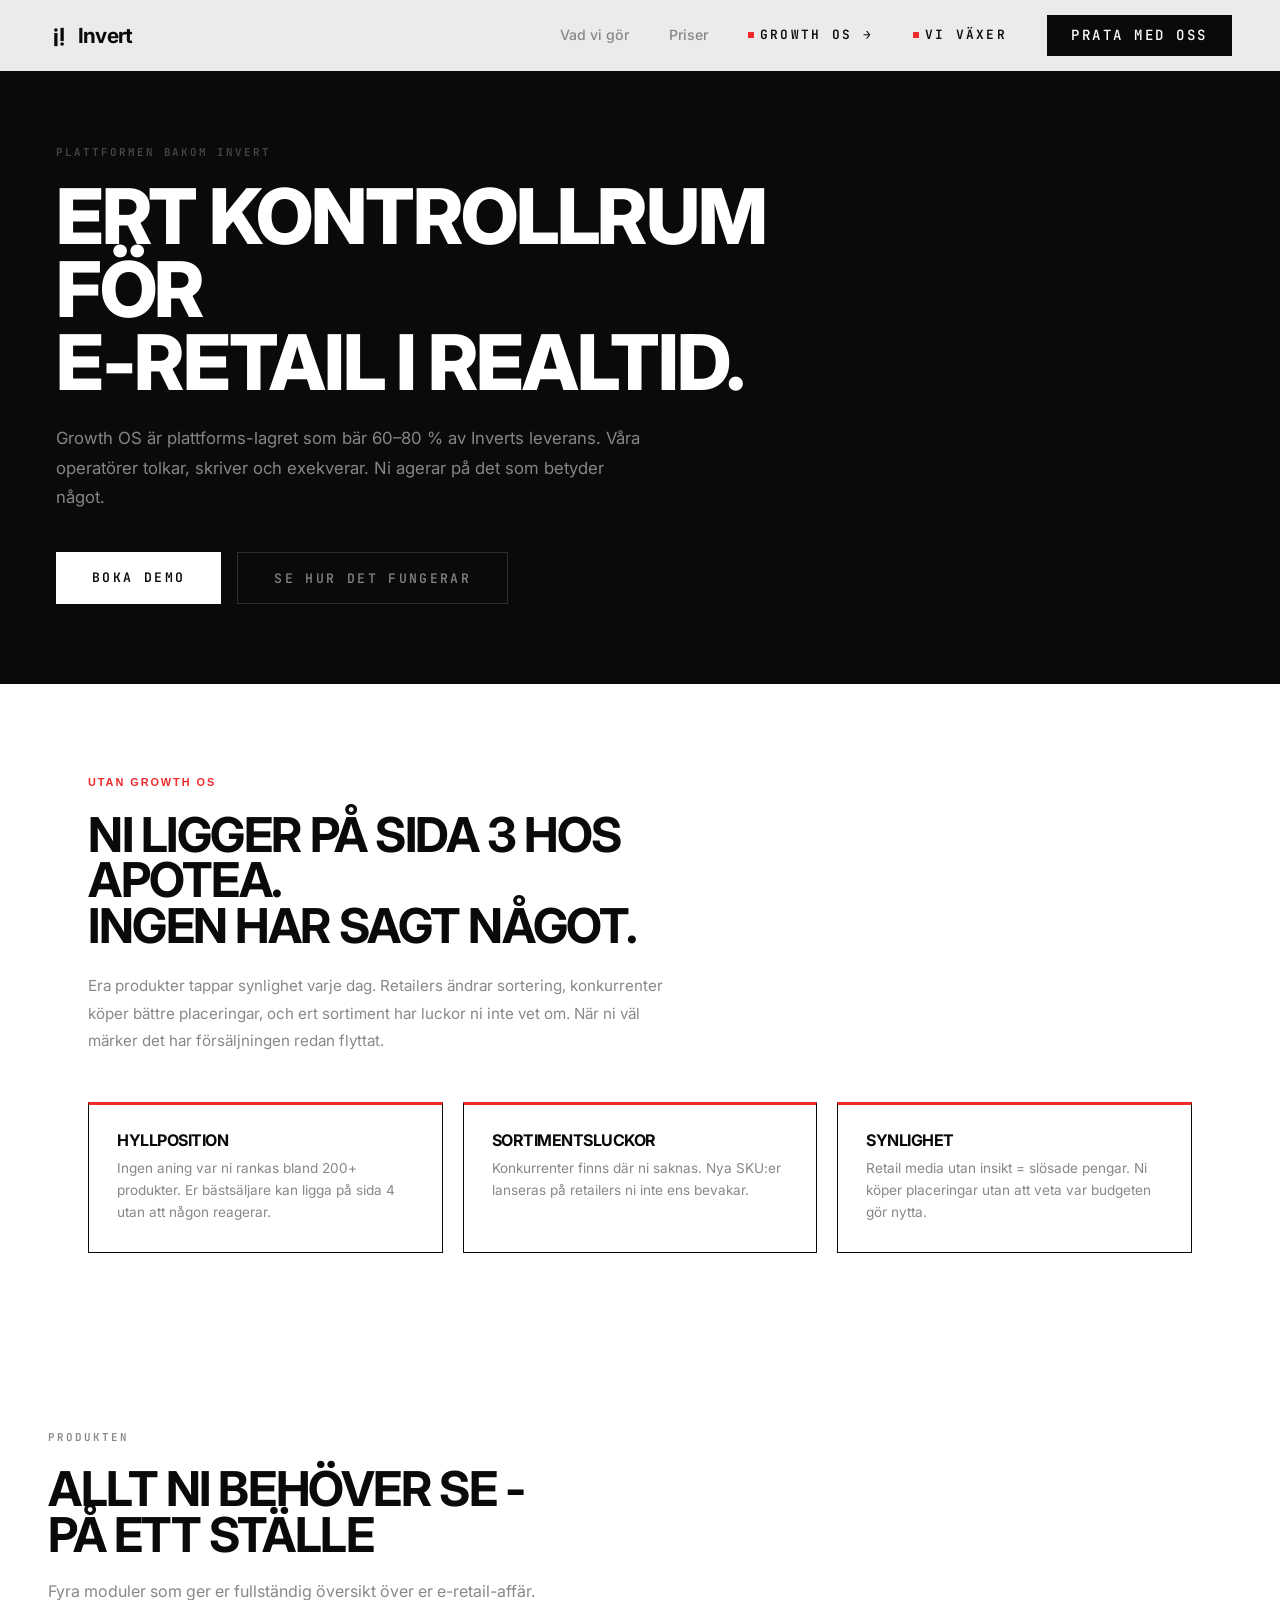
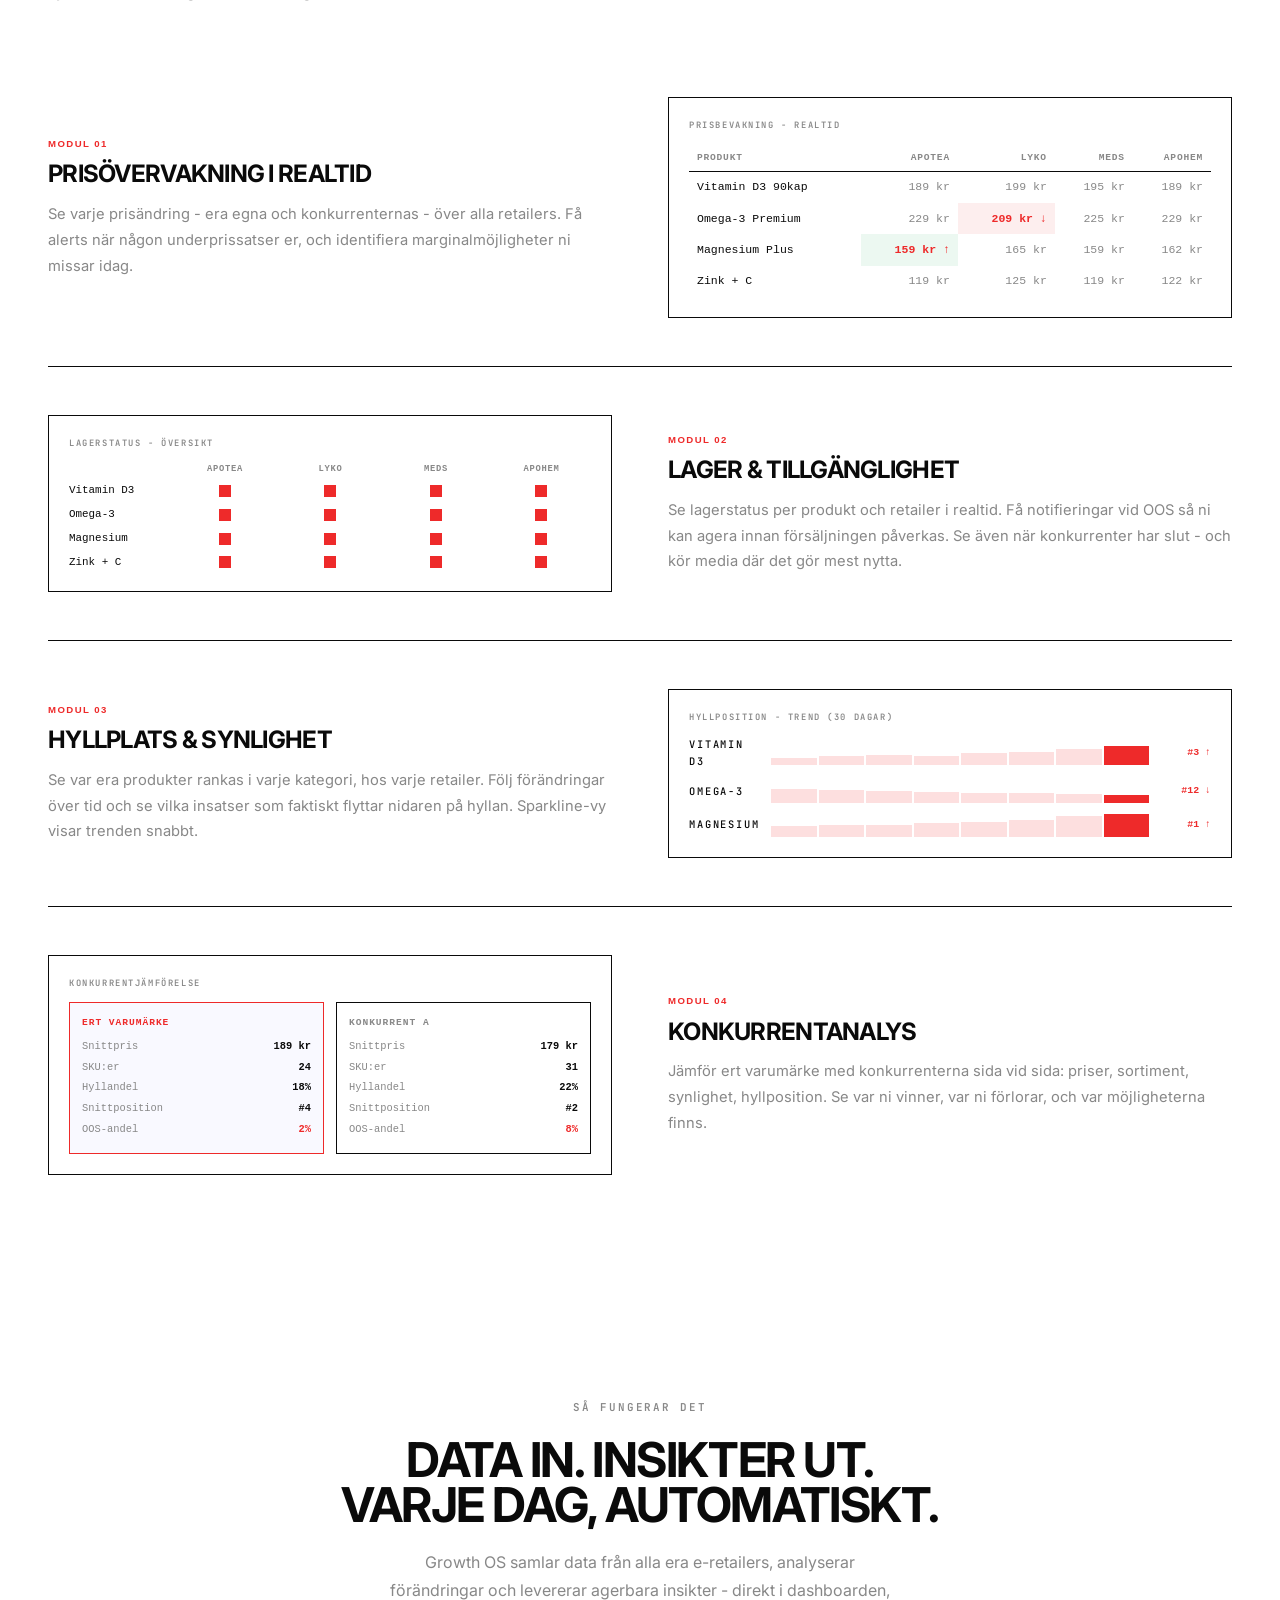
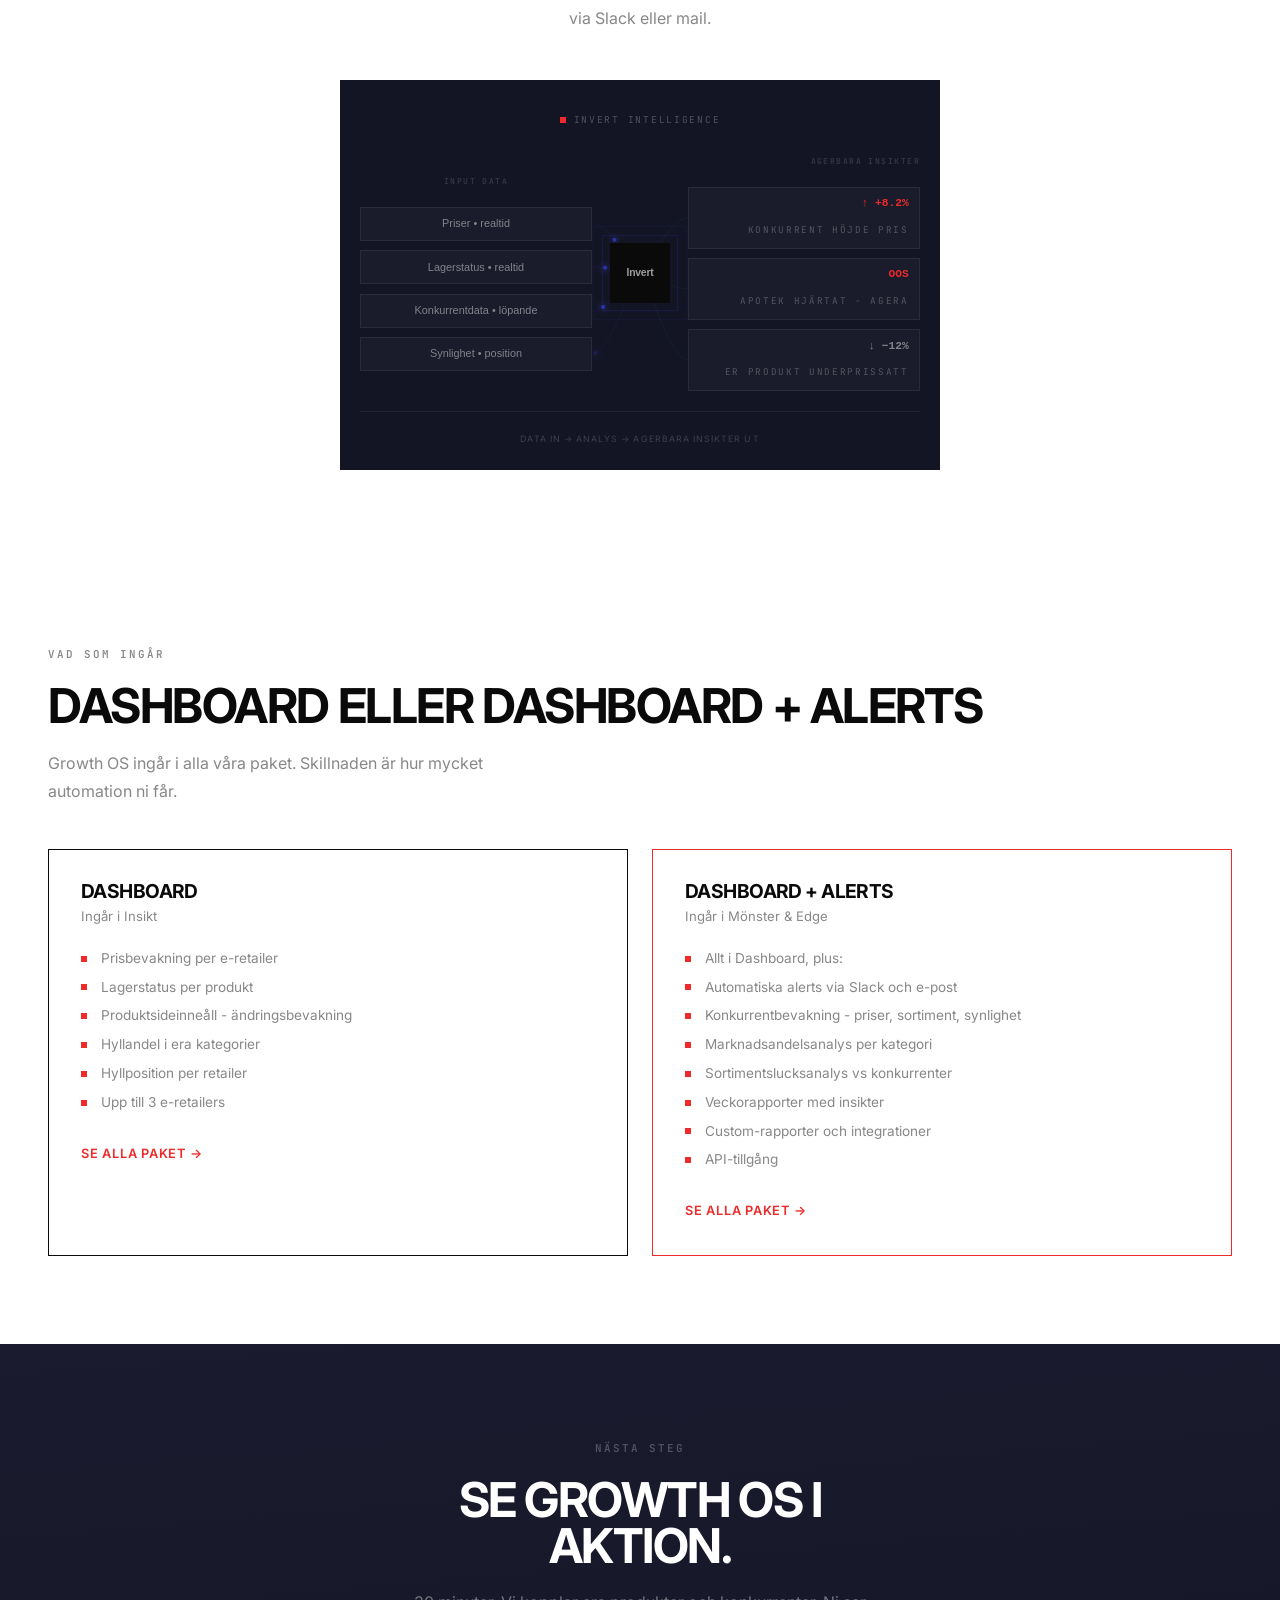
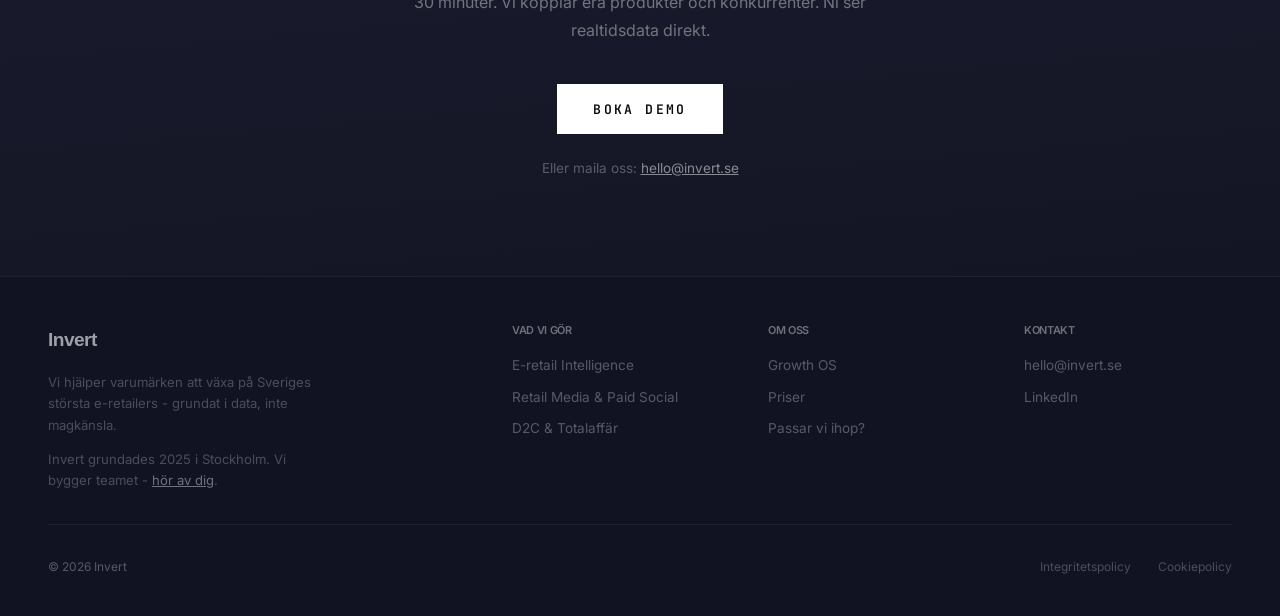
<file: growth-os.html>
<!DOCTYPE html>
<html lang="sv">
<head>
  <meta charset="UTF-8">
  <meta name="viewport" content="width=device-width, initial-scale=1.0">
  <title>Growth OS  - Ert kontrollrum f&ouml;r e-retail i realtid | Invert</title>
  <meta name="description" content="Growth OS samlar priser, lager, konkurrenter och hyllplats fr&aring;n era e-retailers p&aring; en sk&auml;rm. Realtidsdata f&ouml;r varum&auml;rken som vill v&auml;xa.">
  <meta property="og:title" content="Growth OS — Ert kontrollrum för e-retail i realtid | Invert">
  <meta property="og:description" content="Growth OS samlar priser, lager, konkurrenter och hyllplats från era e-retailers på en skärm. Realtidsdata för varumärken som vill växa.">
  <meta property="og:type" content="website">
  <meta property="og:url" content="https://invert.se/growth-os.html">
  <meta property="og:locale" content="sv_SE">
  <meta property="og:image" content="https://invert.se/og-image.png">
  <meta property="og:image:width" content="1200">
  <meta property="og:image:height" content="630">
  <meta property="og:image:alt" content="Growth OS — Realtidsdata för e-retail">
  <meta property="og:site_name" content="Invert">
  <meta name="twitter:card" content="summary_large_image">
  <meta name="twitter:title" content="Growth OS — Ert kontrollrum för e-retail i realtid | Invert">
  <meta name="twitter:description" content="Growth OS samlar priser, lager, konkurrenter och hyllplats från era e-retailers på en skärm.">
  <meta name="twitter:image" content="https://invert.se/og-image.png">
  <link rel="canonical" href="https://invert.se/growth-os.html">
  <link rel="preconnect" href="https://fonts.googleapis.com">
  <link rel="preconnect" href="https://fonts.gstatic.com" crossorigin>
  <link href="https://fonts.googleapis.com/css2?family=Inter:wght@400;500;700;800;900&family=JetBrains+Mono:wght@400;500;700&display=swap" rel="stylesheet">
  <link rel="stylesheet" href="handoff/tokens.css">

  <script type="application/ld+json">
  {
    "@context": "https://schema.org",
    "@type": "WebApplication",
    "@id": "https://invert.se/#growth-os",
    "name": "Growth OS",
    "url": "https://invert.se/growth-os.html",
    "applicationCategory": "BusinessApplication",
    "description": "Growth OS är Inverts kontrollrum för e-retail i realtid. Plattformen samlar priser, lagerstatus, hyllposition och konkurrentdata från Sveriges e-retailers på en skärm — och levererar agerbara insikter dagligen.",
    "provider": { "@id": "https://invert.se/#organization" },
    "featureList": [
      "Modul 1: Prisövervakning i realtid — se varje prisändring över alla retailers, alerts vid underprissättning",
      "Modul 2: Lager & tillgänglighet — lagerstatus per produkt och retailer, OOS-notifieringar",
      "Modul 3: Hyllplats & synlighet — kategoriranking per retailer, trendspårning över tid",
      "Modul 4: Konkurrentanalys — side-by-side jämförelse av priser, sortiment, synlighet och hyllandel"
    ]
  }
  </script>

  <script type="application/ld+json">
  {
    "@context": "https://schema.org",
    "@type": "BreadcrumbList",
    "itemListElement": [
      {
        "@type": "ListItem",
        "position": 1,
        "name": "Hem",
        "item": "https://invert.se/"
      },
      {
        "@type": "ListItem",
        "position": 2,
        "name": "Growth OS",
        "item": "https://invert.se/growth-os.html"
      }
    ]
  }
  </script>

  <script type="application/ld+json">
  {
    "@context": "https://schema.org",
    "@type": "FAQPage",
    "mainEntity": [
      {
        "@type": "Question",
        "name": "Vilka moduler ingår i Growth OS?",
        "acceptedAnswer": {
          "@type": "Answer",
          "text": "Growth OS har fyra moduler: (1) Prisövervakning i realtid med alerts, (2) Lager & tillgänglighet med OOS-notifieringar, (3) Hyllplats & synlighet med trendspårning, och (4) Konkurrentanalys med side-by-side jämförelse av priser, sortiment och hyllandel."
        }
      },
      {
        "@type": "Question",
        "name": "Vad är skillnaden mellan Growth OS Dashboard och Dashboard med alerts?",
        "acceptedAnswer": {
          "@type": "Answer",
          "text": "Insikt (från 40 000 kr/mån) — vi håller koll i dashboarden åt er, rapporterar och utför shelf-execution. Mönster (från 80 000 kr/mån) lägger till djupgående analys, ATL-shelf-koppling och strategisk input på kommunikation och mediainvesteringar. Edge (från 130 000 kr/mån) ger full inhouse-team som driver er e-retailaffär från flera stakeholders."
        }
      },
      {
        "@type": "Question",
        "name": "Vilken data visar Growth OS?",
        "acceptedAnswer": {
          "@type": "Answer",
          "text": "Growth OS visar realtidsdata om: priser per produkt och retailer, lagerstatus och out-of-stock-lägen, hyllposition och kategoriranking, konkurrenters priser, sortiment och synlighet, samt marknadsandelar per kategori. Data samlas automatiskt från e-retailers som Apotea, Lyko, Meds, Apohem med flera."
        }
      }
    ]
  }
  </script>

  <style>
    /* Brutalist Grid · Signal Red · Invert brand v.02
       Legacy CSS vars below now alias brand tokens from ../handoff/tokens.css.
       Global reset enforces §7 don'ts (no radius, no shadow). */
    *, *::before, *::after {
      margin: 0; padding: 0; box-sizing: border-box;
      border-radius: 0 !important;
      box-shadow: none !important;
    }

    :root {
      /* Aliased to brand tokens — no third color, no third font */
      --black: var(--invert-ink);
      --white: var(--invert-paper);
      --sand: var(--invert-paper);
      --light-blue: var(--invert-paper);
      --grey: var(--invert-muted);
      --light-grey: var(--invert-muted);
      --border: var(--invert-rule);
      --border-dark: var(--invert-paper);
      --accent: var(--invert-signal);
      --green: var(--invert-signal);
      --red: var(--invert-signal);
      --yellow: var(--invert-signal);
    }

    /* Global font override — Space Grotesk → Inter (no third font) */
    body, .logo, h1, h2, h3, h4, h5, h6,
    [class*="title"], [class*="heading"], [class*="display"] {
      font-family: var(--invert-font-sans) !important;
    }
    /* Headlines uppercase + tighter tracking */
    h1, h2, h3, h4 {
      text-transform: uppercase !important;
      letter-spacing: -0.03em !important;
      line-height: 0.95 !important;
    }
    h1 { font-weight: 800 !important; }
    h2 { font-weight: 700 !important; }
    h3 { font-weight: 700 !important; }

    /* Mono everywhere meta-text was used */
    .nav-product, .nav-cta, .btn-primary, .btn-outline, .btn-dark,
    [class*="badge"], [class*="kicker"], [class*="eyebrow"], [class*="meta"],
    [class*="label"], small {
      font-family: var(--invert-font-mono) !important;
      letter-spacing: var(--invert-tracking-mono) !important;
      text-transform: uppercase !important;
    }

    /* Kill gradients — replace with solid brand surfaces */
    [style*="gradient"] { background: var(--invert-paper) !important; }
    /* Kill backdrop-filter blur on nav */
    nav { backdrop-filter: none !important; -webkit-backdrop-filter: none !important; }
    /* Disable pulse / decorative animations — brutalist stays static */
    .intel-dot, .nav-product-badge, [class*="-orb"], [class*="-pulse"] {
      animation: none !important;
    }
    .intel-dot { background: var(--invert-signal) !important; }
    .nav-product-badge { background: var(--invert-signal) !important; }

    html { scroll-behavior: smooth; }

    body {
      font-family: 'Inter', -apple-system, sans-serif;
      color: var(--black);
      line-height: 1.6;
      -webkit-font-smoothing: antialiased;
      background: var(--white);
    }

    /* ---- NAV ---- */
    nav {
      position: fixed; top: 0; width: 100%; z-index: 100;
      display: flex; justify-content: space-between; align-items: center;
      padding: 0 3rem;
      height: 4.5rem;
      background: rgba(250, 248, 246, 0.95);
      backdrop-filter: blur(12px);
      -webkit-backdrop-filter: blur(12px);
      border-bottom: 1px solid var(--border);
      transition: background 0.3s, border-color 0.3s;
    }
    .logo {
      font-family: 'Space Grotesk', sans-serif;
      font-weight: 700; font-size: 1.3rem;
      letter-spacing: -0.04em;
      color: var(--black);
      text-decoration: none;
    }
    .nav-links { display: flex; align-items: center; }
    .nav-links a {
      color: var(--grey); text-decoration: none; font-size: 0.88rem;
      margin-left: 2.5rem;
      font-weight: 500;
      transition: color 0.2s;
    }
    .nav-links a:hover { color: var(--black); }
    .nav-product {
      color: var(--black) !important;
      font-weight: 600 !important;
      font-size: 0.8rem !important;
      letter-spacing: 0.03em;
      display: inline-flex !important;
      align-items: center;
      gap: 0.35rem;
    }
    .nav-product-badge {
      display: inline-block;
      width: 6px; height: 6px;
      border-radius: 50%;
      background: var(--green);
      animation: pulse 2s infinite;
    }
    .nav-cta {
      background: var(--black); color: var(--white) !important;
      padding: 0.55rem 1.5rem; border-radius: 100px;
      font-weight: 600; font-size: 0.8rem;
      text-transform: uppercase; letter-spacing: 0.06em;
      transition: background 0.3s;
    }
    .nav-cta:hover { background: var(--accent); }

    /* ---- BUTTONS ---- */
    .btn-primary {
      display: inline-block;
      background: var(--white); color: var(--black);
      padding: 0.9rem 2.25rem; border-radius: 100px;
      font-weight: 600; font-size: 0.82rem; text-decoration: none;
      text-transform: uppercase; letter-spacing: 0.06em;
      transition: background 0.3s, color 0.3s;
      border: none; cursor: pointer;
    }
    .btn-primary:hover { background: var(--accent); color: var(--white); }
    .btn-outline {
      display: inline-block;
      color: rgba(255,255,255,0.5);
      padding: 0.9rem 2.25rem; border-radius: 100px;
      font-size: 0.82rem; text-decoration: none;
      border: 1px solid rgba(255,255,255,0.15);
      text-transform: uppercase; letter-spacing: 0.06em;
      font-weight: 500;
      transition: border-color 0.3s, color 0.3s;
    }
    .btn-outline:hover { border-color: rgba(255,255,255,0.5); color: var(--white); }
    .btn-dark {
      display: inline-block;
      background: var(--black); color: var(--white);
      padding: 0.9rem 2.25rem; border-radius: 100px;
      font-weight: 600; font-size: 0.82rem; text-decoration: none;
      text-transform: uppercase; letter-spacing: 0.06em;
      transition: background 0.3s;
      border: none; cursor: pointer;
    }
    .btn-dark:hover { background: var(--accent); }

    /* ---- SECTION ---- */
    .section {
      padding: 5.5rem 3rem;
      max-width: 1200px;
      margin: 0 auto;
    }
    .section-full {
      padding: 5.5rem 3rem;
    }
    .section-label {
      font-family: 'Space Grotesk', sans-serif;
      font-size: 0.68rem; font-weight: 600;
      text-transform: uppercase; letter-spacing: 0.18em;
      color: var(--light-grey);
      margin-bottom: 1.25rem;
    }
    h2 {
      font-family: 'Space Grotesk', sans-serif;
      font-size: clamp(2rem, 3.8vw, 3rem);
      font-weight: 700; line-height: 1.1;
      letter-spacing: -0.03em;
      margin-bottom: 1.25rem;
    }
    .section-sub {
      color: var(--grey); font-size: 1rem;
      max-width: 520px; margin-bottom: 2.75rem;
      line-height: 1.75;
    }

    /* ---- FOOTER ---- */
    footer {
      background: #111222; color: rgba(255,255,255,0.3);
      padding: 3rem 3rem 2.5rem;
      border-top: 1px solid rgba(255,255,255,0.06);
    }
    .footer-inner {
      max-width: 1200px; margin: 0 auto;
    }
    .footer-top {
      display: grid; grid-template-columns: 2fr 1fr 1fr 1fr;
      gap: 3rem;
      padding-bottom: 2rem;
      border-bottom: 1px solid rgba(255,255,255,0.06);
    }
    .footer-brand .footer-logo {
      font-family: 'Space Grotesk', sans-serif;
      font-weight: 700; font-size: 1.2rem;
      color: rgba(255,255,255,0.6);
      letter-spacing: -0.03em;
      margin-bottom: 1rem;
      display: block;
    }
    .footer-brand p {
      font-size: 0.82rem; line-height: 1.65;
      color: rgba(255,255,255,0.25);
      max-width: 280px;
    }
    .footer-col h4 {
      font-family: 'Space Grotesk', sans-serif;
      font-size: 0.68rem; font-weight: 600;
      text-transform: uppercase; letter-spacing: 0.15em;
      color: rgba(255,255,255,0.4);
      margin-bottom: 1.25rem;
    }
    .footer-col a {
      display: block;
      color: rgba(255,255,255,0.3);
      text-decoration: none;
      font-size: 0.85rem;
      margin-bottom: 0.6rem;
      transition: color 0.2s;
    }
    .footer-col a:hover { color: rgba(255,255,255,0.7); }
    .footer-bottom {
      display: flex; justify-content: space-between; align-items: center;
      padding-top: 2rem;
      font-size: 0.75rem;
    }
    .footer-bottom a {
      color: rgba(255,255,255,0.25); text-decoration: none;
      margin-left: 1.5rem; transition: color 0.2s;
    }
    .footer-bottom a:hover { color: rgba(255,255,255,0.5); }

    @keyframes pulse { 0%, 100% { opacity: 1; } 50% { opacity: 0.3; } }

    /* ---- FLOW DIAGRAM (from index) ---- */
    .flow-card {
      background: #141524;
      border-radius: 16px;
      padding: 2rem 1.25rem 1.5rem;
      color: var(--white);
      box-shadow: 0 25px 60px rgba(20, 21, 36, 0.25);
      position: relative;
      overflow: hidden;
      max-width: 600px;
      margin: 0 auto;
    }
    .flow-card-label {
      font-family: 'Space Grotesk', monospace;
      font-size: 0.6rem;
      text-transform: uppercase;
      letter-spacing: 0.12em;
      color: rgba(255,255,255,0.25);
      text-align: center;
      margin-bottom: 1.75rem;
      display: flex;
      align-items: center;
      justify-content: center;
      gap: 0.5rem;
    }
    .flow-container {
      display: grid;
      grid-template-columns: 1fr 80px 1fr;
      gap: 0.5rem;
      align-items: center;
      position: relative;
    }
    .flow-svg {
      position: absolute;
      top: 0; left: 0;
      width: 100%; height: 100%;
      pointer-events: none;
      z-index: 1;
    }
    .flow-col-label {
      font-size: 0.5rem;
      font-weight: 600;
      text-transform: uppercase;
      letter-spacing: 0.15em;
      color: rgba(255,255,255,0.15);
      margin-bottom: 0.6rem;
    }
    .flow-col-label--right { text-align: right; }
    .flow-inputs, .flow-outputs {
      display: flex;
      flex-direction: column;
      gap: 0.6rem;
      position: relative;
      z-index: 2;
    }
    .flow-input {
      padding: 0.45rem 0.65rem;
      background: rgba(255,255,255,0.03);
      border: 1px solid rgba(255,255,255,0.07);
      border-radius: 6px;
      font-size: 0.68rem;
      font-weight: 500;
      color: rgba(255,255,255,0.45);
      font-family: 'Space Grotesk', sans-serif;
      transition: border-color 0.3s, color 0.3s;
    }
    .flow-input:hover {
      border-color: rgba(61, 70, 251, 0.25);
      color: rgba(255,255,255,0.65);
    }
    .flow-hub {
      position: relative;
      z-index: 2;
      display: flex;
      align-items: center;
      justify-content: center;
      height: 80px;
    }
    .flow-hub-ring {
      position: absolute;
      width: 76px; height: 76px;
      border-radius: 50%;
      border: 1px solid rgba(61, 70, 251, 0.12);
      animation: flowPulse 4s ease-in-out infinite;
    }
    .flow-hub-ring::after {
      content: '';
      position: absolute;
      inset: -10px;
      border-radius: 50%;
      border: 1px solid rgba(61, 70, 251, 0.06);
      animation: flowPulse 4s ease-in-out 1.5s infinite;
    }
    @keyframes flowPulse {
      0%, 100% { transform: scale(1); opacity: 1; }
      50% { transform: scale(1.1); opacity: 0.4; }
    }
    .flow-hub-circle {
      width: 60px; height: 60px;
      background: var(--invert-ink);
      border: var(--invert-rule-w) solid var(--invert-ink);
      display: flex;
      align-items: center;
      justify-content: center;
      font-family: 'Space Grotesk', sans-serif;
      font-weight: 700;
      font-size: 0.65rem;
      letter-spacing: -0.02em;
      color: rgba(255,255,255,0.6);
      box-shadow: 0 0 25px rgba(61, 70, 251, 0.1);
    }
    .flow-output {
      padding: 0.45rem 0.65rem;
      background: rgba(255,255,255,0.03);
      border: 1px solid rgba(255,255,255,0.07);
      border-radius: 6px;
      text-align: right;
      transition: border-color 0.3s;
    }
    .flow-output:hover {
      border-color: rgba(22, 163, 74, 0.25);
    }
    .flow-output-value {
      font-family: 'Space Grotesk', monospace;
      font-size: 0.7rem;
      font-weight: 600;
      display: block;
      margin-bottom: 0.1rem;
    }
    .flow-output-value.v-alert { color: var(--red); }
    .flow-output-value.v-opp { color: var(--green); }
    .flow-output-value.v-info { color: rgba(255,255,255,0.45); }
    .flow-output-label {
      font-size: 0.58rem;
      color: rgba(255,255,255,0.25);
    }
    .flow-card-footer {
      text-align: center;
      padding-top: 1.25rem;
      margin-top: 1.25rem;
      border-top: 1px solid rgba(255,255,255,0.06);
      font-size: 0.55rem;
      color: rgba(255,255,255,0.18);
      text-transform: uppercase;
      letter-spacing: 0.12em;
    }

    /* ============================================================ */
    /* GROWTH OS PAGE-SPECIFIC STYLES                                */
    /* ============================================================ */

    /* ---- HERO ---- */
    .gos-hero {
      min-height: auto;
      display: flex; flex-direction: column; justify-content: center;
      align-items: flex-start; text-align: left;
      padding: 9rem var(--invert-pad) 5rem;
      background: var(--invert-ink);
      color: var(--invert-paper);
      border-bottom: var(--invert-rule-w) solid var(--invert-paper);
    }
    .gos-hero-ctas { justify-content: flex-start !important; }
    .gos-hero .section-label { color: rgba(255,255,255,0.25); }
    .gos-hero h1 {
      font-family: 'Space Grotesk', sans-serif;
      font-size: clamp(2.8rem, 6vw, 4.8rem);
      font-weight: 700; line-height: 1.06;
      letter-spacing: -0.035em;
      max-width: 800px;
      margin-bottom: 1.5rem;
      color: var(--white);
    }
    .gos-hero-sub {
      font-size: 1.05rem; color: rgba(255,255,255,0.5);
      max-width: 600px; margin-bottom: 2.5rem;
      line-height: 1.75;
    }
    .gos-hero-ctas { display: flex; gap: 1rem; flex-wrap: wrap; justify-content: center; }

    /* ---- PROBLEM ---- */
    .gos-problem {
      padding: 5.5rem 3rem;
      max-width: 1200px;
      margin: 0 auto;
    }
    .gos-problem-headline {
      font-family: 'Space Grotesk', sans-serif;
      font-size: 0.68rem; font-weight: 600;
      text-transform: uppercase; letter-spacing: 0.18em;
      color: var(--red);
      margin-bottom: 1.25rem;
    }
    .gos-problem h2 {
      max-width: 600px;
      margin-bottom: 1.5rem;
    }
    .gos-problem-text {
      color: var(--grey); font-size: 0.95rem;
      max-width: 600px; line-height: 1.8;
      margin-bottom: 3rem;
    }
    .gos-problem-grid {
      display: grid;
      grid-template-columns: repeat(3, 1fr);
      gap: 1.25rem;
    }
    .gos-problem-card {
      padding: 1.75rem;
      background: #ffffff;
      border: 1px solid var(--border);
      border-radius: 14px;
      border-top: 3px solid var(--red);
    }
    .gos-problem-card h3 {
      font-family: 'Space Grotesk', sans-serif;
      font-size: 1rem; font-weight: 600;
      margin-bottom: 0.5rem;
    }
    .gos-problem-card p {
      color: var(--grey); font-size: 0.85rem; line-height: 1.65;
    }

    /* ---- WALKTHROUGH ---- */
    .gos-walkthrough {
      background: var(--sand);
      padding: 5.5rem 3rem;
    }
    .gos-walkthrough-inner {
      max-width: 1200px;
      margin: 0 auto;
    }
    .gos-feature {
      display: grid;
      grid-template-columns: 1fr 1fr;
      gap: 3.5rem;
      align-items: center;
      padding: 3rem 0;
      border-bottom: 1px solid var(--border);
    }
    .gos-feature:last-child { border-bottom: none; }
    .gos-feature.reverse .gos-feature-text { order: 2; }
    .gos-feature.reverse .gos-feature-visual { order: 1; }
    .gos-feature-num {
      font-family: 'Space Grotesk', sans-serif;
      font-size: 0.6rem; font-weight: 600;
      text-transform: uppercase; letter-spacing: 0.15em;
      color: var(--accent);
      margin-bottom: 0.75rem;
    }
    .gos-feature-text h3 {
      font-family: 'Space Grotesk', sans-serif;
      font-size: 1.5rem; font-weight: 700;
      letter-spacing: -0.02em;
      margin-bottom: 1rem;
    }
    .gos-feature-text p {
      color: var(--grey); font-size: 0.92rem;
      line-height: 1.75;
    }

    /* ---- FEATURE VISUALS ---- */
    .gos-visual {
      background: #ffffff;
      border: 1px solid var(--border);
      border-radius: 12px;
      padding: 1.25rem;
      font-family: 'Space Grotesk', monospace;
      font-size: 0.72rem;
    }
    .gos-visual-label {
      font-size: 0.55rem;
      font-weight: 600;
      text-transform: uppercase;
      letter-spacing: 0.12em;
      color: var(--light-grey);
      margin-bottom: 0.75rem;
    }

    /* Price table visual */
    .gos-price-table {
      width: 100%;
      border-collapse: collapse;
    }
    .gos-price-table th {
      font-size: 0.6rem;
      text-transform: uppercase;
      letter-spacing: 0.08em;
      color: var(--light-grey);
      font-weight: 600;
      padding: 0.35rem 0.5rem;
      text-align: right;
      border-bottom: 1px solid var(--border);
    }
    .gos-price-table th:first-child { text-align: left; }
    .gos-price-table td {
      padding: 0.4rem 0.5rem;
      color: var(--grey);
      text-align: right;
      font-size: 0.72rem;
    }
    .gos-price-table td:first-child {
      text-align: left;
      color: var(--black);
      font-weight: 500;
    }
    .gos-price-table .alert-cell {
      background: rgba(220, 38, 38, 0.08);
      color: var(--red);
      font-weight: 600;
      border-radius: 3px;
    }
    .gos-price-table .opp-cell {
      background: rgba(22, 163, 74, 0.08);
      color: var(--green);
      font-weight: 600;
      border-radius: 3px;
    }

    /* Status dot grid */
    .gos-status-grid {
      display: grid;
      grid-template-columns: 100px repeat(4, 1fr);
      gap: 0.4rem;
      align-items: center;
    }
    .gos-status-header {
      font-size: 0.55rem;
      text-transform: uppercase;
      letter-spacing: 0.08em;
      color: var(--light-grey);
      font-weight: 600;
      text-align: center;
    }
    .gos-status-header:first-child { text-align: left; }
    .gos-status-name {
      font-size: 0.68rem;
      font-weight: 500;
      color: var(--black);
    }
    .gos-status-dot {
      width: 12px; height: 12px;
      border-radius: 50%;
      margin: 0 auto;
    }
    .gos-status-dot.green { background: var(--green); }
    .gos-status-dot.yellow { background: var(--yellow); }
    .gos-status-dot.red { background: var(--red); }

    /* Position tracker */
    .gos-position-row {
      display: flex;
      align-items: center;
      gap: 0.75rem;
      margin-bottom: 0.6rem;
    }
    .gos-position-row:last-child { margin-bottom: 0; }
    .gos-position-label {
      font-size: 0.65rem;
      font-weight: 500;
      color: var(--black);
      width: 70px;
      flex-shrink: 0;
    }
    .gos-position-bars {
      display: flex;
      gap: 2px;
      flex: 1;
      align-items: flex-end;
      height: 24px;
    }
    .gos-position-bar {
      width: 100%;
      border-radius: 2px;
      background: var(--accent);
      opacity: 0.15;
      min-height: 4px;
    }
    .gos-position-bar.active { opacity: 1; }
    .gos-position-value {
      font-size: 0.62rem;
      font-weight: 600;
      color: var(--green);
      width: 50px;
      text-align: right;
      flex-shrink: 0;
    }

    /* Competitor comparison */
    .gos-competitor {
      display: grid;
      grid-template-columns: 1fr 1fr;
      gap: 0.75rem;
    }
    .gos-competitor-col {
      padding: 0.75rem;
      border-radius: 8px;
      border: 1px solid var(--border);
    }
    .gos-competitor-col.you {
      border-color: var(--accent);
      background: rgba(61, 70, 251, 0.03);
    }
    .gos-competitor-brand {
      font-size: 0.6rem;
      font-weight: 600;
      text-transform: uppercase;
      letter-spacing: 0.1em;
      margin-bottom: 0.5rem;
    }
    .gos-competitor-col.you .gos-competitor-brand { color: var(--accent); }
    .gos-competitor-col:not(.you) .gos-competitor-brand { color: var(--light-grey); }
    .gos-competitor-stat {
      display: flex;
      justify-content: space-between;
      font-size: 0.65rem;
      color: var(--grey);
      margin-bottom: 0.25rem;
    }
    .gos-competitor-stat span:last-child {
      font-weight: 600;
      color: var(--black);
    }

    /* ---- HOW IT WORKS ---- */
    .gos-how {
      padding: 5.5rem 3rem;
      max-width: 1200px;
      margin: 0 auto;
      text-align: center;
    }
    .gos-how h2 { max-width: 600px; margin: 0 auto 1.25rem; }
    .gos-how .section-sub { max-width: 500px; margin: 0 auto 3rem; }

    /* ---- WHAT YOU GET ---- */
    .gos-tiers {
      background: var(--light-blue);
      padding: 5.5rem 3rem;
    }
    .gos-tiers-inner {
      max-width: 1200px;
      margin: 0 auto;
    }
    .gos-tiers-grid {
      display: grid;
      grid-template-columns: 1fr 1fr;
      gap: 1.5rem;
      margin-top: 2.5rem;
    }
    .gos-tier-card {
      background: #ffffff;
      border: 1px solid var(--border);
      border-radius: 14px;
      padding: 2rem;
    }
    .gos-tier-card h3 {
      font-family: 'Space Grotesk', sans-serif;
      font-size: 1.2rem; font-weight: 700;
      margin-bottom: 0.35rem;
    }
    .gos-tier-card .tier-desc {
      font-size: 0.82rem;
      color: var(--grey);
      margin-bottom: 1.25rem;
    }
    .gos-tier-card ul {
      list-style: none;
    }
    .gos-tier-card ul li {
      position: relative;
      padding-left: 1.25rem;
      font-size: 0.85rem;
      color: var(--grey);
      line-height: 1.65;
      margin-bottom: 0.4rem;
    }
    .gos-tier-card ul li::before {
      content: '';
      position: absolute;
      left: 0;
      top: 0.55rem;
      width: 6px; height: 6px;
      border-radius: 50%;
      background: var(--green);
    }
    .gos-tier-link {
      display: inline-block;
      margin-top: 1.5rem;
      font-size: 0.8rem;
      font-weight: 600;
      color: var(--accent);
      text-decoration: none;
      text-transform: uppercase;
      letter-spacing: 0.06em;
    }
    .gos-tier-link:hover { text-decoration: underline; }

    /* ---- CTA ---- */
    .gos-cta {
      background: linear-gradient(175deg, #1a1b2e 0%, #141524 100%);
      color: var(--white);
      text-align: center;
      padding: 6rem 3rem;
    }
    .gos-cta .section-label { color: rgba(255,255,255,0.25); }
    .gos-cta h2 { color: var(--white); max-width: 550px; margin: 0 auto 1.25rem; }
    .gos-cta p {
      color: rgba(255,255,255,0.4); font-size: 1rem;
      max-width: 520px; margin: 0 auto 2.5rem; line-height: 1.75;
    }
    .gos-cta-mail {
      margin-top: 1.5rem;
      font-size: 0.85rem;
      color: rgba(255,255,255,0.3);
    }
    .gos-cta-mail a {
      color: rgba(255,255,255,0.5);
      text-decoration: underline;
      transition: color 0.2s;
    }
    .gos-cta-mail a:hover { color: var(--white); }

    /* ---- RESPONSIVE ---- */
    @media (max-width: 900px) {
      nav { padding: 0 1.5rem; }
      .nav-links a:not(.nav-cta) { display: none; }
      .section, .section-full { padding: 3.5rem 1.5rem; }
      .gos-hero { padding: 8rem 1.5rem 3.5rem; }
      .gos-problem { padding: 3.5rem 1.5rem; }
      .gos-problem-grid { grid-template-columns: 1fr; }
      .gos-walkthrough { padding: 3.5rem 1.5rem; }
      .gos-feature { grid-template-columns: 1fr; gap: 2rem; }
      .gos-feature.reverse .gos-feature-text { order: 1; }
      .gos-feature.reverse .gos-feature-visual { order: 2; }
      .gos-how { padding: 3.5rem 1.5rem; }
      .gos-tiers { padding: 3.5rem 1.5rem; }
      .gos-tiers-grid { grid-template-columns: 1fr; }
      .gos-cta { padding: 4rem 1.5rem; }
      .flow-container { grid-template-columns: 1fr 60px 1fr; gap: 0.25rem; }
      .flow-hub { height: 60px; }
      .flow-hub-ring { width: 56px; height: 56px; }
      .flow-hub-circle { width: 44px; height: 44px; font-size: 0.55rem; }
      .flow-input, .flow-output { font-size: 0.6rem; padding: 0.35rem 0.5rem; }
      .flow-output-value { font-size: 0.62rem; }
      .flow-output-label { font-size: 0.52rem; }
      .footer-top { grid-template-columns: 1fr 1fr; gap: 2rem; }
      .footer-bottom { flex-direction: column; gap: 0.75rem; text-align: center; }
      .footer-bottom a { margin-left: 0; margin-right: 1rem; }
      footer { padding: 2.5rem 1.5rem 2rem; }
      .gos-status-grid { grid-template-columns: 80px repeat(4, 1fr); gap: 0.3rem; }
    }
  </style>
</head>
<body>

<!-- ============================================================ -->
<!-- NAV -->
<!-- ============================================================ -->
<nav>
  <a href="index.html" class="logo"><svg viewBox="60 40 80 120" width="22" height="22" aria-hidden="true" style="display:inline-block;vertical-align:middle;margin-right:0.5rem;color:currentColor;"><g fill="currentColor"><rect x="74" y="78" width="18" height="72"/><circle cx="83" cy="62" r="10"/><rect x="108" y="50" width="18" height="72"/><circle cx="117" cy="138" r="10"/></g></svg>Invert</a>
  <div class="nav-links">
    <a href="index.html#services">Vad vi g&ouml;r</a>
    <a href="index.html#priser">Priser</a>
    <a href="growth-os.html" class="nav-product"><span class="nav-product-badge"></span> Growth OS &rarr;</a>
    <a href="mailto:hello@invert.se?subject=Spontanans%C3%B6kan" class="nav-product"><span class="nav-product-badge"></span> Vi v&auml;xer</a>
    <a href="index.html#cta" class="nav-cta">Prata med oss</a>
  </div>
</nav>

<main>

<!-- ============================================================ -->
<!-- SECTION 1: HERO -->
<!-- ============================================================ -->
<section class="gos-hero">
  <div class="section-label">Plattformen bakom Invert</div>
  <h1>Ert kontrollrum f&ouml;r<br>e-retail i realtid.</h1>
  <p class="gos-hero-sub">
    Growth OS &auml;r plattforms-lagret som b&auml;r 60&ndash;80 % av Inverts leverans. V&aring;ra operat&ouml;rer tolkar, skriver och exekverar. Ni agerar p&aring; det som betyder n&aring;got.
  </p>
  <div class="gos-hero-ctas">
    <a href="index.html#cta" class="btn-primary">Boka demo</a>
    <a href="#walkthrough" class="btn-outline">Se hur det fungerar</a>
  </div>
</section>

<!-- ============================================================ -->
<!-- SECTION 2: THE PROBLEM -->
<!-- ============================================================ -->
<section class="gos-problem">
  <div class="gos-problem-headline">Utan Growth OS</div>
  <h2>Ni ligger p&aring; sida 3 hos Apotea.<br>Ingen har sagt n&aring;got.</h2>
  <p class="gos-problem-text">
    Era produkter tappar synlighet varje dag. Retailers &auml;ndrar sortering,
    konkurrenter k&ouml;per b&auml;ttre placeringar, och ert sortiment har luckor
    ni inte vet om. N&auml;r ni v&auml;l m&auml;rker det har f&ouml;rs&auml;ljningen redan flyttat.
  </p>

  <div class="gos-problem-grid">
    <div class="gos-problem-card">
      <h3>Hyllposition</h3>
      <p>Ingen aning var ni rankas bland 200+ produkter. Er b&auml;sts&auml;ljare kan ligga p&aring; sida 4 utan att n&aring;gon reagerar.</p>
    </div>
    <div class="gos-problem-card">
      <h3>Sortimentsluckor</h3>
      <p>Konkurrenter finns d&auml;r ni saknas. Nya SKU:er lanseras p&aring; retailers ni inte ens bevakar.</p>
    </div>
    <div class="gos-problem-card">
      <h3>Synlighet</h3>
      <p>Retail media utan insikt = sl&ouml;sade pengar. Ni k&ouml;per placeringar utan att veta var budgeten g&ouml;r nytta.</p>
    </div>
  </div>
</section>

<!-- ============================================================ -->
<!-- SECTION 3: PRODUCT WALKTHROUGH -->
<!-- ============================================================ -->
<section class="gos-walkthrough" id="walkthrough">
  <div class="gos-walkthrough-inner">
    <div class="section-label">Produkten</div>
    <h2>Allt ni beh&ouml;ver se  -<br>p&aring; ett st&auml;lle</h2>
    <p class="section-sub">
      Fyra moduler som ger er fullst&auml;ndig &ouml;versikt &ouml;ver er e-retail-aff&auml;r.
    </p>

    <!-- Feature 1: Price monitoring -->
    <div class="gos-feature">
      <div class="gos-feature-text">
        <div class="gos-feature-num">Modul 01</div>
        <h3>Pris&ouml;vervakning i realtid</h3>
        <p>
          Se varje pris&auml;ndring  - era egna och konkurrenternas  - &ouml;ver alla retailers.
          F&aring; alerts n&auml;r n&aring;gon underprissatser er, och identifiera marginalm&ouml;jligheter
          ni missar idag.
        </p>
      </div>
      <div class="gos-feature-visual">
        <div class="gos-visual">
          <div class="gos-visual-label">Prisbevakning  - realtid</div>
          <table class="gos-price-table">
            <tr><th>Produkt</th><th>Apotea</th><th>Lyko</th><th>Meds</th><th>Apohem</th></tr>
            <tr><td>Vitamin D3 90kap</td><td>189 kr</td><td>199 kr</td><td>195 kr</td><td>189 kr</td></tr>
            <tr><td>Omega-3 Premium</td><td>229 kr</td><td class="alert-cell">209 kr &darr;</td><td>225 kr</td><td>229 kr</td></tr>
            <tr><td>Magnesium Plus</td><td class="opp-cell">159 kr &uarr;</td><td>165 kr</td><td>159 kr</td><td>162 kr</td></tr>
            <tr><td>Zink + C</td><td>119 kr</td><td>125 kr</td><td>119 kr</td><td>122 kr</td></tr>
          </table>
        </div>
      </div>
    </div>

    <!-- Feature 2: Stock & availability -->
    <div class="gos-feature reverse">
      <div class="gos-feature-text">
        <div class="gos-feature-num">Modul 02</div>
        <h3>Lager &amp; tillg&auml;nglighet</h3>
        <p>
          Se lagerstatus per produkt och retailer i realtid. F&aring; notifieringar vid OOS
          s&aring; ni kan agera innan f&ouml;rs&auml;ljningen p&aring;verkas. Se &auml;ven n&auml;r konkurrenter
          har slut  - och k&ouml;r media d&auml;r det g&ouml;r mest nytta.
        </p>
      </div>
      <div class="gos-feature-visual">
        <div class="gos-visual">
          <div class="gos-visual-label">Lagerstatus  - &ouml;versikt</div>
          <div class="gos-status-grid">
            <div class="gos-status-header"></div>
            <div class="gos-status-header">Apotea</div>
            <div class="gos-status-header">Lyko</div>
            <div class="gos-status-header">Meds</div>
            <div class="gos-status-header">Apohem</div>

            <div class="gos-status-name">Vitamin D3</div>
            <div><div class="gos-status-dot green"></div></div>
            <div><div class="gos-status-dot green"></div></div>
            <div><div class="gos-status-dot green"></div></div>
            <div><div class="gos-status-dot green"></div></div>

            <div class="gos-status-name">Omega-3</div>
            <div><div class="gos-status-dot green"></div></div>
            <div><div class="gos-status-dot yellow"></div></div>
            <div><div class="gos-status-dot green"></div></div>
            <div><div class="gos-status-dot red"></div></div>

            <div class="gos-status-name">Magnesium</div>
            <div><div class="gos-status-dot green"></div></div>
            <div><div class="gos-status-dot green"></div></div>
            <div><div class="gos-status-dot red"></div></div>
            <div><div class="gos-status-dot green"></div></div>

            <div class="gos-status-name">Zink + C</div>
            <div><div class="gos-status-dot green"></div></div>
            <div><div class="gos-status-dot green"></div></div>
            <div><div class="gos-status-dot green"></div></div>
            <div><div class="gos-status-dot yellow"></div></div>
          </div>
        </div>
      </div>
    </div>

    <!-- Feature 3: Shelf position -->
    <div class="gos-feature">
      <div class="gos-feature-text">
        <div class="gos-feature-num">Modul 03</div>
        <h3>Hyllplats &amp; synlighet</h3>
        <p>
          Se var era produkter rankas i varje kategori, hos varje retailer.
          F&ouml;lj f&ouml;r&auml;ndringar &ouml;ver tid och se vilka insatser som faktiskt
          flyttar nidaren p&aring; hyllan. Sparkline-vy visar trenden snabbt.
        </p>
      </div>
      <div class="gos-feature-visual">
        <div class="gos-visual">
          <div class="gos-visual-label">Hyllposition  - trend (30 dagar)</div>
          <div class="gos-position-row">
            <span class="gos-position-label">Vitamin D3</span>
            <div class="gos-position-bars">
              <div class="gos-position-bar" style="height:30%"></div>
              <div class="gos-position-bar" style="height:35%"></div>
              <div class="gos-position-bar" style="height:40%"></div>
              <div class="gos-position-bar" style="height:38%"></div>
              <div class="gos-position-bar" style="height:50%"></div>
              <div class="gos-position-bar" style="height:55%"></div>
              <div class="gos-position-bar" style="height:65%"></div>
              <div class="gos-position-bar active" style="height:80%"></div>
            </div>
            <span class="gos-position-value">#3 &uarr;</span>
          </div>
          <div class="gos-position-row">
            <span class="gos-position-label">Omega-3</span>
            <div class="gos-position-bars">
              <div class="gos-position-bar" style="height:60%"></div>
              <div class="gos-position-bar" style="height:55%"></div>
              <div class="gos-position-bar" style="height:50%"></div>
              <div class="gos-position-bar" style="height:45%"></div>
              <div class="gos-position-bar" style="height:42%"></div>
              <div class="gos-position-bar" style="height:40%"></div>
              <div class="gos-position-bar" style="height:38%"></div>
              <div class="gos-position-bar active" style="height:35%"></div>
            </div>
            <span class="gos-position-value" style="color:var(--red)">#12 &darr;</span>
          </div>
          <div class="gos-position-row">
            <span class="gos-position-label">Magnesium</span>
            <div class="gos-position-bars">
              <div class="gos-position-bar" style="height:45%"></div>
              <div class="gos-position-bar" style="height:48%"></div>
              <div class="gos-position-bar" style="height:50%"></div>
              <div class="gos-position-bar" style="height:55%"></div>
              <div class="gos-position-bar" style="height:60%"></div>
              <div class="gos-position-bar" style="height:70%"></div>
              <div class="gos-position-bar" style="height:85%"></div>
              <div class="gos-position-bar active" style="height:95%"></div>
            </div>
            <span class="gos-position-value">#1 &uarr;</span>
          </div>
        </div>
      </div>
    </div>

    <!-- Feature 4: Competitor analysis -->
    <div class="gos-feature reverse">
      <div class="gos-feature-text">
        <div class="gos-feature-num">Modul 04</div>
        <h3>Konkurrentanalys</h3>
        <p>
          J&auml;mf&ouml;r ert varum&auml;rke med konkurrenterna sida vid sida: priser, sortiment,
          synlighet, hyllposition. Se var ni vinner, var ni f&ouml;rlorar, och var
          m&ouml;jligheterna finns.
        </p>
      </div>
      <div class="gos-feature-visual">
        <div class="gos-visual">
          <div class="gos-visual-label">Konkurrentj&auml;mf&ouml;relse</div>
          <div class="gos-competitor">
            <div class="gos-competitor-col you">
              <div class="gos-competitor-brand">Ert varum&auml;rke</div>
              <div class="gos-competitor-stat"><span>Snittpris</span><span>189 kr</span></div>
              <div class="gos-competitor-stat"><span>SKU:er</span><span>24</span></div>
              <div class="gos-competitor-stat"><span>Hyllandel</span><span>18%</span></div>
              <div class="gos-competitor-stat"><span>Snittposition</span><span>#4</span></div>
              <div class="gos-competitor-stat"><span>OOS-andel</span><span style="color:var(--green)">2%</span></div>
            </div>
            <div class="gos-competitor-col">
              <div class="gos-competitor-brand">Konkurrent A</div>
              <div class="gos-competitor-stat"><span>Snittpris</span><span>179 kr</span></div>
              <div class="gos-competitor-stat"><span>SKU:er</span><span>31</span></div>
              <div class="gos-competitor-stat"><span>Hyllandel</span><span>22%</span></div>
              <div class="gos-competitor-stat"><span>Snittposition</span><span>#2</span></div>
              <div class="gos-competitor-stat"><span>OOS-andel</span><span style="color:var(--red)">8%</span></div>
            </div>
          </div>
        </div>
      </div>
    </div>
  </div>
</section>

<!-- ============================================================ -->
<!-- SECTION 4: HOW IT WORKS (Flow diagram) -->
<!-- ============================================================ -->
<section class="gos-how">
  <div class="section-label">S&aring; fungerar det</div>
  <h2>Data in. Insikter ut.<br>Varje dag, automatiskt.</h2>
  <p class="section-sub">
    Growth OS samlar data fr&aring;n alla era e-retailers, analyserar f&ouml;r&auml;ndringar
    och levererar agerbara insikter  - direkt i dashboarden, via Slack eller mail.
  </p>

  <div class="flow-card">
    <div class="flow-card-label">
      <span class="intel-dot" style="width:6px;height:6px;border-radius:50%;background:var(--green);animation:pulse 2s infinite;"></span>
      Invert Intelligence
    </div>
    <div class="flow-container" id="flowContainer">
      <svg class="flow-svg" id="flowSvg" aria-label="Flödesdiagram: Data in genom Invert Intelligence till agerbara insikter ut"></svg>
      <div class="flow-inputs">
        <div class="flow-col-label">Input data</div>
        <div class="flow-input" data-input="0">Priser &bull; realtid</div>
        <div class="flow-input" data-input="1">Lagerstatus &bull; realtid</div>
        <div class="flow-input" data-input="2">Konkurrentdata &bull; l&ouml;pande</div>
        <div class="flow-input" data-input="3">Synlighet &bull; position</div>
      </div>
      <div class="flow-hub">
        <div class="flow-hub-ring"></div>
        <div class="flow-hub-circle">Invert</div>
      </div>
      <div class="flow-outputs">
        <div class="flow-col-label flow-col-label--right">Agerbara insikter</div>
        <div class="flow-output" data-output="0">
          <span class="flow-output-value v-alert">&uarr; +8.2%</span>
          <span class="flow-output-label">Konkurrent h&ouml;jde pris</span>
        </div>
        <div class="flow-output" data-output="1">
          <span class="flow-output-value v-opp">OOS</span>
          <span class="flow-output-label">Apotek Hj&auml;rtat  - agera</span>
        </div>
        <div class="flow-output" data-output="2">
          <span class="flow-output-value v-info">&darr; &minus;12%</span>
          <span class="flow-output-label">Er produkt underprissatt</span>
        </div>
      </div>
    </div>
    <div class="flow-card-footer">
      Data in &rarr; analys &rarr; agerbara insikter ut
    </div>
  </div>
</section>

<!-- ============================================================ -->
<!-- SECTION 5: WHAT YOU GET -->
<!-- ============================================================ -->
<section class="gos-tiers">
  <div class="gos-tiers-inner">
    <div class="section-label">Vad som ing&aring;r</div>
    <h2>Dashboard eller Dashboard + Alerts</h2>
    <p class="section-sub">
      Growth OS ing&aring;r i alla v&aring;ra paket. Skillnaden &auml;r hur mycket automation ni f&aring;r.
    </p>

    <div class="gos-tiers-grid">
      <div class="gos-tier-card">
        <h3>Dashboard</h3>
        <div class="tier-desc">Ing&aring;r i Insikt</div>
        <ul>
          <li>Prisbevakning per e-retailer</li>
          <li>Lagerstatus per produkt</li>
          <li>Produktsideinne&aring;ll  - &auml;ndringsbevakning</li>
          <li>Hyllandel i era kategorier</li>
          <li>Hyllposition per retailer</li>
          <li>Upp till 3 e-retailers</li>
        </ul>
        <a href="index.html#priser" class="gos-tier-link">Se alla paket &rarr;</a>
      </div>
      <div class="gos-tier-card" style="border-color: var(--accent);">
        <h3>Dashboard + Alerts</h3>
        <div class="tier-desc">Ing&aring;r i M&ouml;nster &amp; Edge</div>
        <ul>
          <li>Allt i Dashboard, plus:</li>
          <li>Automatiska alerts via Slack och e-post</li>
          <li>Konkurrentbevakning  - priser, sortiment, synlighet</li>
          <li>Marknadsandelsanalys per kategori</li>
          <li>Sortimentslucksanalys vs konkurrenter</li>
          <li>Veckorapporter med insikter</li>
          <li>Custom-rapporter och integrationer</li>
          <li>API-tillg&aring;ng</li>
        </ul>
        <a href="index.html#priser" class="gos-tier-link">Se alla paket &rarr;</a>
      </div>
    </div>
  </div>
</section>

<!-- ============================================================ -->
<!-- SECTION 6: CTA -->
<!-- ============================================================ -->
<div class="gos-cta">
  <div class="section-label">N&auml;sta steg</div>
  <h2>Se Growth OS i aktion.</h2>
  <p>
    30 minuter. Vi kopplar era produkter och konkurrenter.
    Ni ser realtidsdata direkt.
  </p>
  <a href="index.html#cta" class="btn-primary">Boka demo</a>
  <div class="gos-cta-mail">
    Eller maila oss: <a href="mailto:hello@invert.se">hello@invert.se</a>
  </div>
</div>

</main>

<!-- ============================================================ -->
<!-- FOOTER -->
<!-- ============================================================ -->
<footer>
  <div class="footer-inner">
    <div class="footer-top">
      <div class="footer-brand">
        <span class="footer-logo">Invert</span>
        <p>Vi hj&auml;lper varum&auml;rken att v&auml;xa p&aring; Sveriges st&ouml;rsta e-retailers  - grundat i data, inte magk&auml;nsla.</p>
        <p style="margin-top: 0.75rem;">Invert grundades 2025 i Stockholm. Vi bygger teamet  - <a href="mailto:hello@invert.se?subject=Spontanans%C3%B6kan" style="color:rgba(255,255,255,0.4);text-decoration:underline;">h&ouml;r av dig</a>.</p>
      </div>
      <div class="footer-col">
        <h4>Vad vi g&ouml;r</h4>
        <a href="index.html#services">E-retail Intelligence</a>
        <a href="index.html#services">Retail Media &amp; Paid Social</a>
        <a href="index.html#services">D2C &amp; Totalaff&auml;r</a>
      </div>
      <div class="footer-col">
        <h4>Om oss</h4>
        <a href="growth-os.html">Growth OS</a>
        <a href="index.html#priser">Priser</a>
        <a href="index.html#fit">Passar vi ihop?</a>
      </div>
      <div class="footer-col">
        <h4>Kontakt</h4>
        <a href="mailto:hello@invert.se">hello@invert.se</a>
        <a href="#">LinkedIn</a>
      </div>
    </div>
    <div class="footer-bottom">
      <span>&copy; 2026 Invert</span>
      <div>
        <a href="#">Integritetspolicy</a>
        <a href="#">Cookiepolicy</a>
      </div>
    </div>
  </div>
</footer>

<script>
/* ---- FLOW DIAGRAM ANIMATION ---- */
(function() {
  var svg = document.getElementById('flowSvg');
  var box = document.getElementById('flowContainer');
  if (!svg || !box) return;

  var particles = [];
  var animId;

  function rel(el, ref) {
    var r = el.getBoundingClientRect();
    var b = ref.getBoundingClientRect();
    return {
      cx: r.left - b.left + r.width / 2,
      cy: r.top - b.top + r.height / 2,
      right: r.right - b.left,
      left: r.left - b.left
    };
  }

  function build() {
    svg.innerHTML = '';
    particles = [];

    var br = box.getBoundingClientRect();
    svg.setAttribute('viewBox', '0 0 ' + br.width + ' ' + br.height);
    svg.style.width = br.width + 'px';
    svg.style.height = br.height + 'px';

    var defs = document.createElementNS('http://www.w3.org/2000/svg', 'defs');
    var f = document.createElementNS('http://www.w3.org/2000/svg', 'filter');
    f.setAttribute('id', 'fg');
    f.setAttribute('x', '-50%'); f.setAttribute('y', '-50%');
    f.setAttribute('width', '200%'); f.setAttribute('height', '200%');
    var bl = document.createElementNS('http://www.w3.org/2000/svg', 'feGaussianBlur');
    bl.setAttribute('stdDeviation', '2.5'); bl.setAttribute('result', 'b');
    f.appendChild(bl);
    defs.appendChild(f);
    svg.appendChild(defs);

    var hub = box.querySelector('.flow-hub');
    var hc = rel(hub, box);
    var inputs = box.querySelectorAll('.flow-input');
    var outputs = box.querySelectorAll('.flow-output');

    inputs.forEach(function(el, i) {
      var p = rel(el, box);
      var x1 = p.right;
      var y1 = p.cy;
      var cx1 = x1 + (hc.cx - x1) * 0.4;
      var cx2 = hc.cx - (hc.cx - x1) * 0.12;
      var d = 'M ' + x1 + ' ' + y1 + ' C ' + cx1 + ' ' + y1 + ', ' + cx2 + ' ' + hc.cy + ', ' + hc.cx + ' ' + hc.cy;

      var path = document.createElementNS('http://www.w3.org/2000/svg', 'path');
      path.setAttribute('d', d);
      path.setAttribute('fill', 'none');
      path.setAttribute('stroke', 'rgba(61,70,251,0.07)');
      path.setAttribute('stroke-width', '1');
      svg.appendChild(path);

      for (var j = 0; j < 2; j++) {
        var dot = document.createElementNS('http://www.w3.org/2000/svg', 'circle');
        dot.setAttribute('r', '2'); dot.setAttribute('fill', '#3D46FB'); dot.setAttribute('opacity', '0');
        svg.appendChild(dot);
        var glow = document.createElementNS('http://www.w3.org/2000/svg', 'circle');
        glow.setAttribute('r', '4.5'); glow.setAttribute('fill', '#3D46FB');
        glow.setAttribute('opacity', '0'); glow.setAttribute('filter', 'url(#fg)');
        svg.appendChild(glow);
        particles.push({ dot: dot, glow: glow, path: path, time: 0, delay: i * 0.5 + j * 2.8, dur: 3.2 + Math.random() * 1.2 });
      }
    });

    outputs.forEach(function(el, i) {
      var p = rel(el, box);
      var x2 = p.left;
      var y2 = p.cy;
      var cx1 = hc.cx + (x2 - hc.cx) * 0.12;
      var cx2 = x2 - (x2 - hc.cx) * 0.4;
      var d = 'M ' + hc.cx + ' ' + hc.cy + ' C ' + cx1 + ' ' + hc.cy + ', ' + cx2 + ' ' + y2 + ', ' + x2 + ' ' + y2;

      var path = document.createElementNS('http://www.w3.org/2000/svg', 'path');
      path.setAttribute('d', d);
      path.setAttribute('fill', 'none');
      path.setAttribute('stroke', 'rgba(22,163,74,0.07)');
      path.setAttribute('stroke-width', '1');
      svg.appendChild(path);

      for (var j = 0; j < 2; j++) {
        var dot = document.createElementNS('http://www.w3.org/2000/svg', 'circle');
        dot.setAttribute('r', '2'); dot.setAttribute('fill', '#16a34a'); dot.setAttribute('opacity', '0');
        svg.appendChild(dot);
        var glow = document.createElementNS('http://www.w3.org/2000/svg', 'circle');
        glow.setAttribute('r', '4.5'); glow.setAttribute('fill', '#16a34a');
        glow.setAttribute('opacity', '0'); glow.setAttribute('filter', 'url(#fg)');
        svg.appendChild(glow);
        particles.push({ dot: dot, glow: glow, path: path, time: 0, delay: i * 0.45 + j * 2.4 + 1.2, dur: 2.8 + Math.random() * 1.2 });
      }
    });
  }

  function tick() {
    var dt = 0.016;
    for (var i = 0; i < particles.length; i++) {
      var p = particles[i];
      p.time += dt;
      if (p.time < p.delay) continue;
      var elapsed = p.time - p.delay;
      var progress = (elapsed % p.dur) / p.dur;
      var len = p.path.getTotalLength();
      var pt = p.path.getPointAtLength(progress * len);
      var op = 0.55;
      if (progress < 0.12) op = (progress / 0.12) * 0.55;
      else if (progress > 0.88) op = ((1 - progress) / 0.12) * 0.55;
      p.dot.setAttribute('cx', pt.x);
      p.dot.setAttribute('cy', pt.y);
      p.dot.setAttribute('opacity', op);
      p.glow.setAttribute('cx', pt.x);
      p.glow.setAttribute('cy', pt.y);
      p.glow.setAttribute('opacity', op * 0.3);
    }
    animId = requestAnimationFrame(tick);
  }

  function init() {
    if (animId) cancelAnimationFrame(animId);
    build();
    tick();
  }

  if (document.readyState === 'complete') {
    setTimeout(init, 150);
  } else {
    window.addEventListener('load', function() { setTimeout(init, 150); });
  }

  var rt;
  window.addEventListener('resize', function() {
    clearTimeout(rt);
    rt = setTimeout(init, 300);
  });
})();
</script>
</body>
</html>
</file>
<file: handoff/tokens.css>
/* Invert — Brand tokens
 * Brutalist Grid · Signal Red · v.02
 */

:root {
  /* color */
  --invert-paper: #ffffff;
  --invert-ink: #0a0a0a;
  --invert-signal: #ee2a2a;
  --invert-rule: #0a0a0a;        /* borders are the design — same as ink */
  --invert-muted: #888888;
  --invert-faint: #e6e6e6;

  /* type */
  --invert-font-sans: "Inter", Helvetica, Arial, sans-serif;
  --invert-font-mono: "JetBrains Mono", ui-monospace, Menlo, monospace;

  /* type roles (clamp values target 1280–1920px viewports) */
  --invert-display: 900 clamp(64px, 9vw, 132px) / 0.85 var(--invert-font-sans);
  --invert-h1: 800 clamp(48px, 6vw, 88px) / 0.9 var(--invert-font-sans);
  --invert-h2: 700 clamp(32px, 3.5vw, 48px) / 1.0 var(--invert-font-sans);
  --invert-body: 400 17px/1.55 var(--invert-font-sans);
  --invert-meta: 500 11px/1.4 var(--invert-font-mono);

  /* type details */
  --invert-tracking-display: -0.05em;     /* tight, all-caps */
  --invert-tracking-mono: 0.18em;         /* loose, all-caps */

  /* structure */
  --invert-rule-w: 2px;                    /* every divider in the system */
  --invert-pad: 56px;                      /* page gutter */
  --invert-pad-tight: 24px;
}

/* ---------- base helpers ---------- */
.invert-mono-label {
  font: var(--invert-meta);
  letter-spacing: var(--invert-tracking-mono);
  text-transform: uppercase;
  color: var(--invert-muted);
}

.invert-display {
  font: var(--invert-display);
  letter-spacing: var(--invert-tracking-display);
  text-transform: uppercase;
}

.invert-rule {
  border-top: var(--invert-rule-w) solid var(--invert-rule);
}

/* ---------- button: split-stamp ---------- */
.invert-btn {
  display: inline-flex;
  border: var(--invert-rule-w) solid var(--invert-ink);
  font: var(--invert-meta);
  letter-spacing: var(--invert-tracking-mono);
  text-transform: uppercase;
  white-space: nowrap;
  cursor: pointer;
  background: transparent;
}
.invert-btn__action {
  background: var(--invert-ink);
  color: var(--invert-paper);
  padding: 14px 22px;
}
.invert-btn__action--signal {
  background: var(--invert-signal);
  color: var(--invert-paper);
}
.invert-btn__meta {
  padding: 14px 22px;
  border-left: var(--invert-rule-w) solid var(--invert-ink);
  color: var(--invert-ink);
}

/* ---------- highlight stamp on display type ---------- */
.invert-stamp {
  background: var(--invert-signal);
  color: var(--invert-paper);
  padding: 0 0.05em;
}
.invert-stamp--ink {
  background: var(--invert-ink);
  color: var(--invert-paper);
  padding: 0 0.05em;
}
</file>
